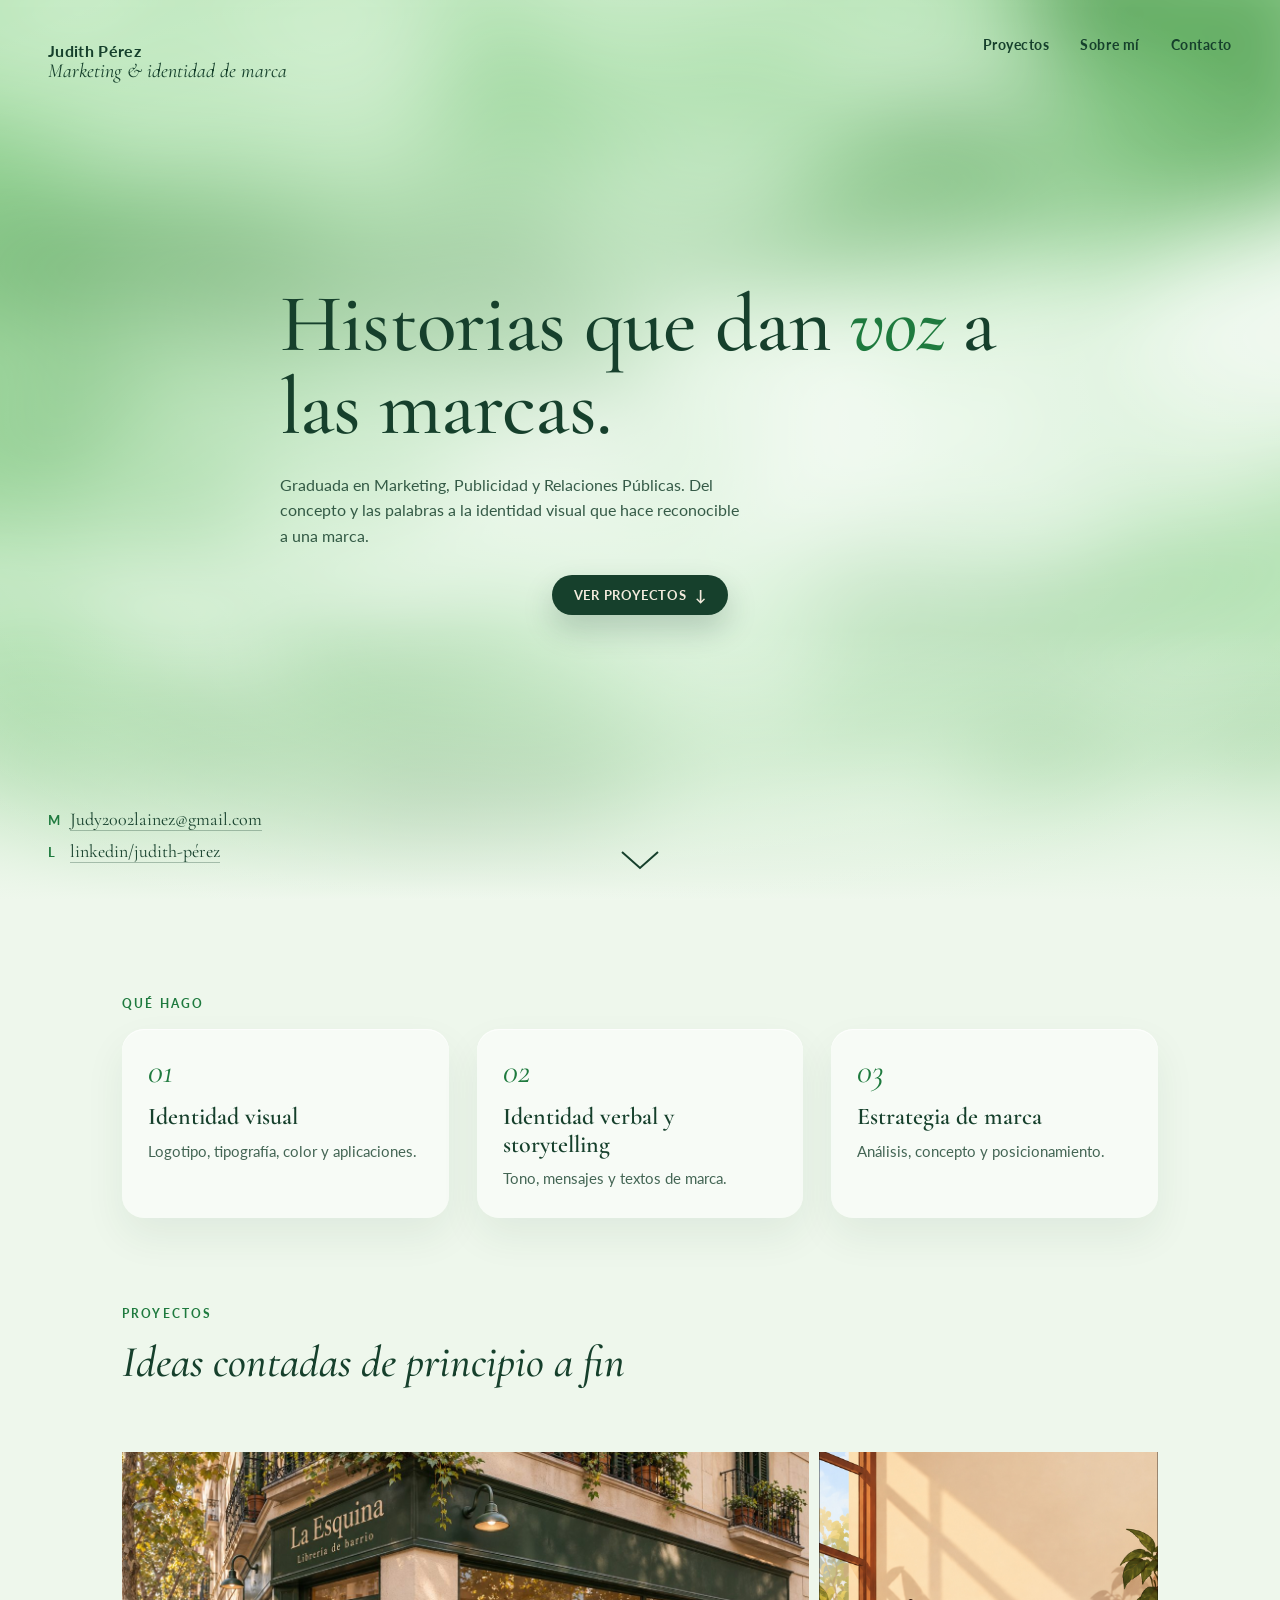
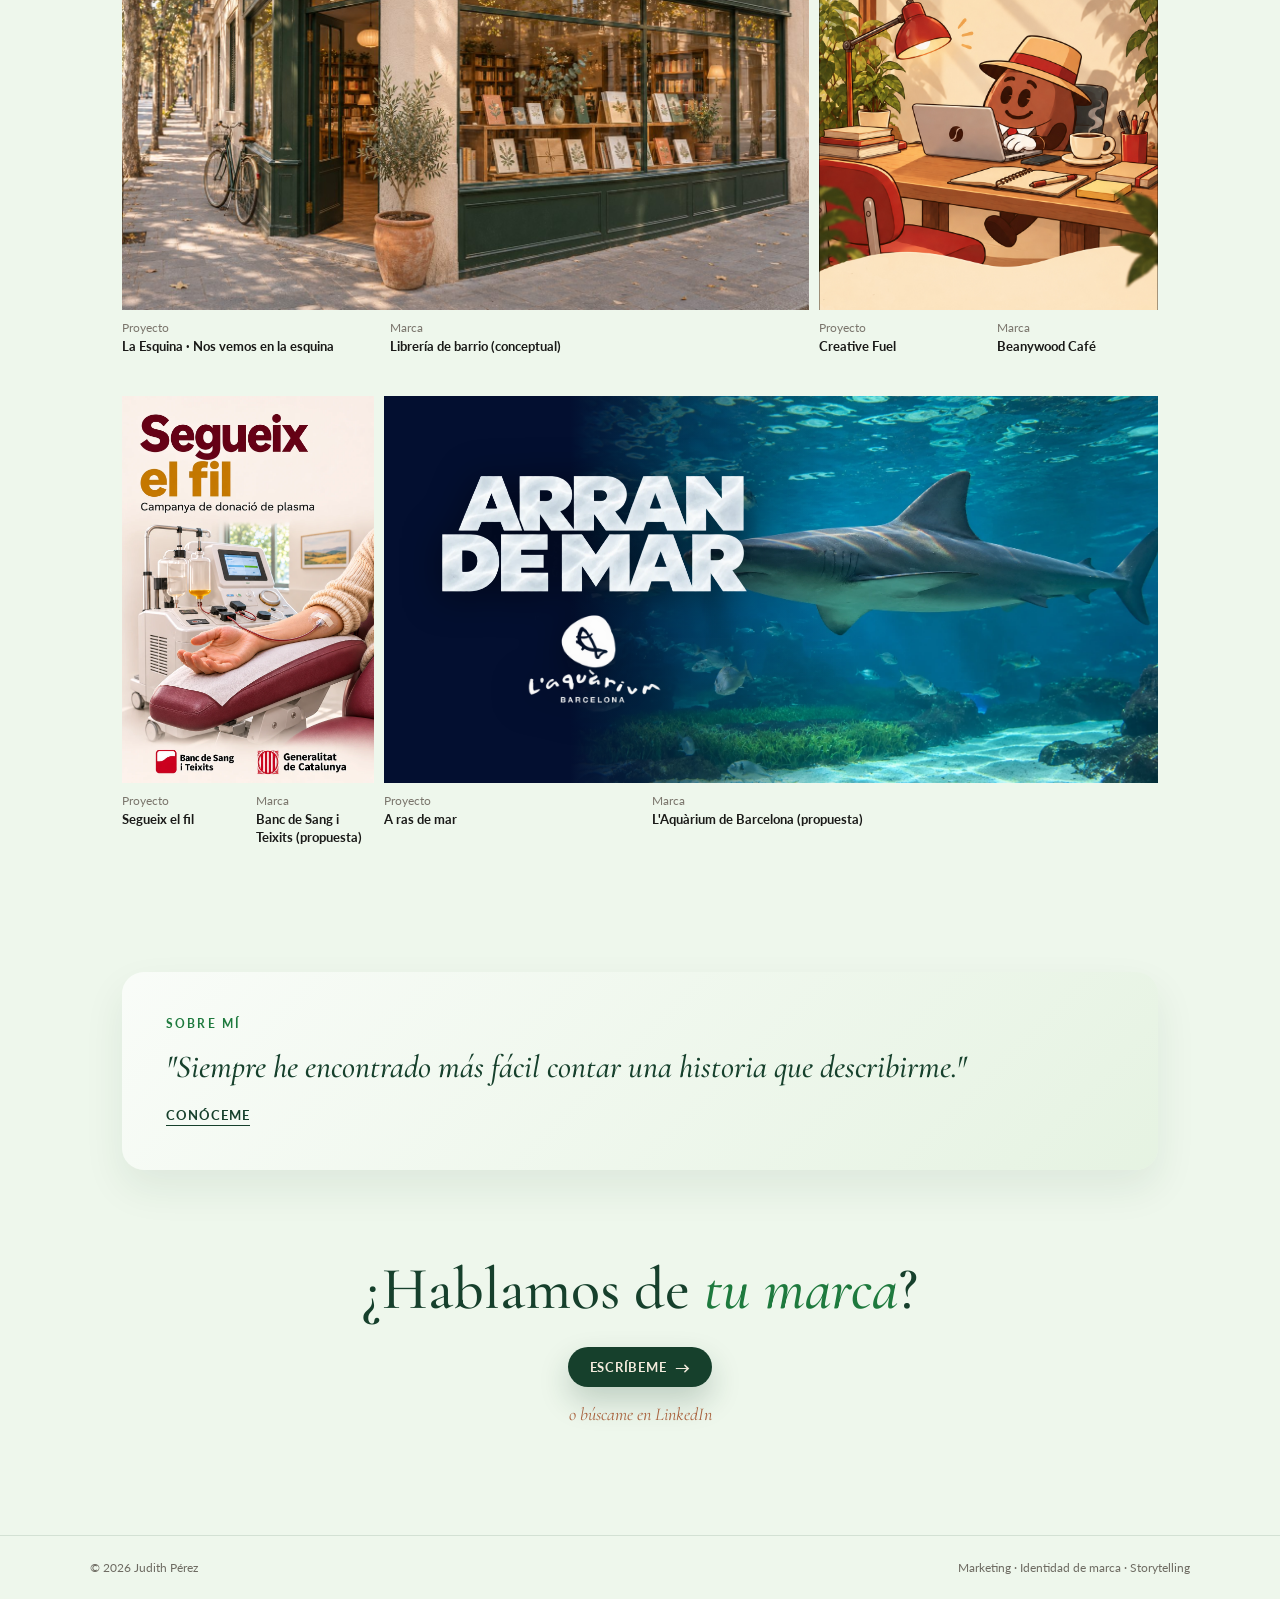
<file: index.html>
<!DOCTYPE html>
<html lang="es">
<head>
  <meta charset="UTF-8" />
  <meta name="viewport" content="width=device-width, initial-scale=1.0" />
  <title>Judith Pérez — Portfolio creativo</title>
  <meta name="description" content="Portfolio de Judith Pérez: marketing, identidad de marca y storytelling. Marcas con una voz propia, que se reconocen y se recuerdan." />
  <link rel="preconnect" href="https://fonts.googleapis.com" />
  <link rel="preconnect" href="https://fonts.gstatic.com" crossorigin />
  <link rel="stylesheet" href="https://fonts.googleapis.com/css2?family=Cormorant+Garamond:ital,wght@0,400;0,500;0,600;1,400;1,500;1,600&family=Lato:ital,wght@0,400;0,700;1,400&family=Outfit:wght@500;700&display=swap" />
  <link rel="stylesheet" href="assets/styles/portfolio.css?v=20261125f" />
</head>
<body class="pf pf--home">

  <main class="pf-main">

    <!-- PORTADA A PANTALLA COMPLETA -->
    <section class="hm-hero">
      <header class="hm-hero__top">
        <a href="index.html" class="hm-hero__name" aria-current="page">
          <span>Judith Pérez</span>
          <em>Marketing &amp; identidad de marca</em>
        </a>
        <nav class="hm-hero__nav" aria-label="Principal">
          <a href="proyectos.html">Proyectos</a>
          <a href="sobre-mi.html">Sobre mí</a>
          <a href="contacto.html">Contacto</a>
        </nav>
      </header>

      <div class="hm-hero__center">
        <h1 class="hm-hero__title">Historias que dan <em>voz</em> a las marcas.</h1>
        <p class="hm-hero__lead">Graduada en Marketing, Publicidad y Relaciones Públicas. Del concepto y las palabras a la identidad visual que hace reconocible a una marca.</p>
        <a href="#proyectos" class="hm-hero__btn">Ver proyectos <span aria-hidden="true">↓</span></a>
      </div>

      <ul class="hm-hero__contact" aria-label="Contacto">
        <li><b>M</b><a href="mailto:Judy2002lainez@gmail.com">Judy2002lainez@gmail.com</a></li>
        <li><b>L</b><a href="https://www.linkedin.com/in/judith-p%C3%A9rez-0028a71b9/" target="_blank" rel="noopener">linkedin/judith-pérez</a></li>
      </ul>

      <a href="#proyectos" class="hm-hero__down" aria-label="Bajar a los proyectos">
        <svg viewBox="0 0 40 20" aria-hidden="true"><path d="M2 2 L20 18 L38 2" fill="none" stroke="currentColor" stroke-width="2" /></svg>
      </a>
    </section>

    <!-- QUÉ HAGO -->
    <section class="pf-wrap hm-do" aria-labelledby="hm-do-title">
      <p class="pf-eyebrow" id="hm-do-title">Qué hago</p>
      <ul class="hm-do__list">
        <li class="hm-do__item">
          <span class="hm-do__num" aria-hidden="true">01</span>
          <h2 class="hm-do__title">Identidad visual</h2>
          <p>Logotipo, tipografía, color y aplicaciones.</p>
        </li>
        <li class="hm-do__item">
          <span class="hm-do__num" aria-hidden="true">02</span>
          <h2 class="hm-do__title">Identidad verbal y storytelling</h2>
          <p>Tono, mensajes y textos de marca.</p>
        </li>
        <li class="hm-do__item">
          <span class="hm-do__num" aria-hidden="true">03</span>
          <h2 class="hm-do__title">Estrategia de marca</h2>
          <p>Análisis, concepto y posicionamiento.</p>
        </li>
      </ul>
    </section>

    <!-- PROYECTOS -->
    <section class="pf-projects hm-projects" id="proyectos">
      <div class="pf-wrap">
        <header class="pf-projects__header">
          <p class="pf-eyebrow">Proyectos</p>
          <h2 class="pf-projects__title">Ideas contadas de principio a fin</h2>
        </header>

        <div class="wk-grid">
          <a href="libreria.html" class="wk-item wk-item--wide" data-tags="identidad-visual identidad-verbal packaging estrategia">
            <span class="wk-item__media">
              <img src="assets/images/libreria/fachada-acera.jpg" alt="Fachada verde botella de La Esquina, librería de barrio, en una esquina soleada con la puerta abierta y el escaparate lleno de libros" width="1400" height="933" loading="lazy" />
              <span class="wk-item__over" aria-hidden="true">
                <span class="wk-item__tags"><span>Identidad visual</span><span>Identidad verbal</span><span>Packaging</span></span>
                <span class="wk-item__cta">Ver caso</span>
              </span>
            </span>
            <span class="wk-item__meta">
              <span><small>Proyecto</small>La Esquina · Nos vemos en la esquina</span>
              <span><small>Marca</small>Librería de barrio (conceptual)</span>
            </span>
          </a>

          <a href="beanywood.html" class="wk-item wk-item--tall" data-tags="estrategia identidad-verbal">
            <span class="wk-item__media">
              <img src="assets/images/beanywood/creative-fuel-ilustracion.jpg" alt="Ilustración de Beany con sombrero trabajando en su portátil junto a una taza de café" width="1026" height="1451" loading="lazy" />
              <span class="wk-item__over" aria-hidden="true">
                <span class="wk-item__tags"><span>Estrategia</span><span>Concepto</span><span>Copy</span></span>
                <span class="wk-item__cta">Ver caso</span>
              </span>
            </span>
            <span class="wk-item__meta">
              <span><small>Proyecto</small>Creative Fuel</span>
              <span><small>Marca</small>Beanywood Café</span>
            </span>
          </a>

          <a href="plasma.html" class="wk-item wk-item--q1" data-tags="campana estrategia identidad-verbal">
          <span class="wk-item__media wk-cover-sf">
            <img src="assets/images/plasma/portada-segueix-el-fil-vertical.webp" width="1024" height="1536" alt="Segueix el fil, campaña de donación de plasma para el Banc de Sang i Teixits: un brazo conectado por un tubo a la máquina de extracción" />
            <span class="wk-item__over" aria-hidden="true">
              <span class="wk-item__tags"><span>Concepto</span><span>Copy</span><span>Dirección de arte</span></span>
              <span class="wk-item__cta">Ver caso</span>
            </span>
          </span>
          <span class="wk-item__meta">
            <span><small>Proyecto</small>Segueix el fil</span>
            <span><small>Marca</small>Banc de Sang i Teixits (propuesta)</span>
          </span>
        </a>

        <a href="aquarium.html" class="wk-item wk-item--q3" data-tags="campana estrategia identidad-verbal">
            <span class="wk-item__media wk-cover-aq wk-cover-aq--foto">
              <img src="assets/images/aquarium/portada-tiburon.webp" width="1672" height="941" alt="Un tiburón nada bajo el agua entre peces" />
            <span class="wk-cover-aq__marca" aria-hidden="true"><img src="assets/images/aquarium/arran-texto-claro.webp" width="1222" height="472" alt="" /><img src="assets/images/aquarium/aquarium-logo-claro.webp" width="324" height="220" alt="" /></span>
              <span class="wk-item__over" aria-hidden="true">
                <span class="wk-item__tags"><span>Experiencia</span><span>Concepto</span><span>Copy</span></span>
                <span class="wk-item__cta">Ver caso</span>
              </span>
            </span>
            <span class="wk-item__meta">
              <span><small>Proyecto</small>A ras de mar</span>
              <span><small>Marca</small>L'Aquàrium de Barcelona (propuesta)</span>
            </span>
          </a>
        </div>
      </div>
    </section>

    <!-- SOBRE MÍ (acceso) -->
    <section class="pf-wrap hm-about">
      <a href="sobre-mi.html" class="pf-teaser">
        <span class="pf-eyebrow">Sobre mí</span>
        <span class="pf-teaser__title">"Siempre he encontrado más fácil contar una historia que describirme."</span>
        <span class="pf-card__more">Conóceme</span>
      </a>
    </section>

    <!-- CIERRE: CONTACTO -->
    <section class="hm-contact" aria-labelledby="hm-contact-title">
      <h2 class="hm-contact__title" id="hm-contact-title">¿Hablamos de <em>tu marca</em>?</h2>
      <a href="mailto:Judy2002lainez@gmail.com" class="hm-hero__btn">Escríbeme <span aria-hidden="true">→</span></a>
      <a href="https://www.linkedin.com/in/judith-p%C3%A9rez-0028a71b9/" class="hm-contact__link" target="_blank" rel="noopener">o búscame en LinkedIn</a>
    </section>

  </main>

  <!-- FOOTER -->
  <footer class="pf-footer">
    <div class="pf-footer__inner">
      <span>© 2026 Judith Pérez</span>
      <span>Marketing · Identidad de marca · Storytelling</span>
    </div>
  </footer>

</body>
</html>
</file>
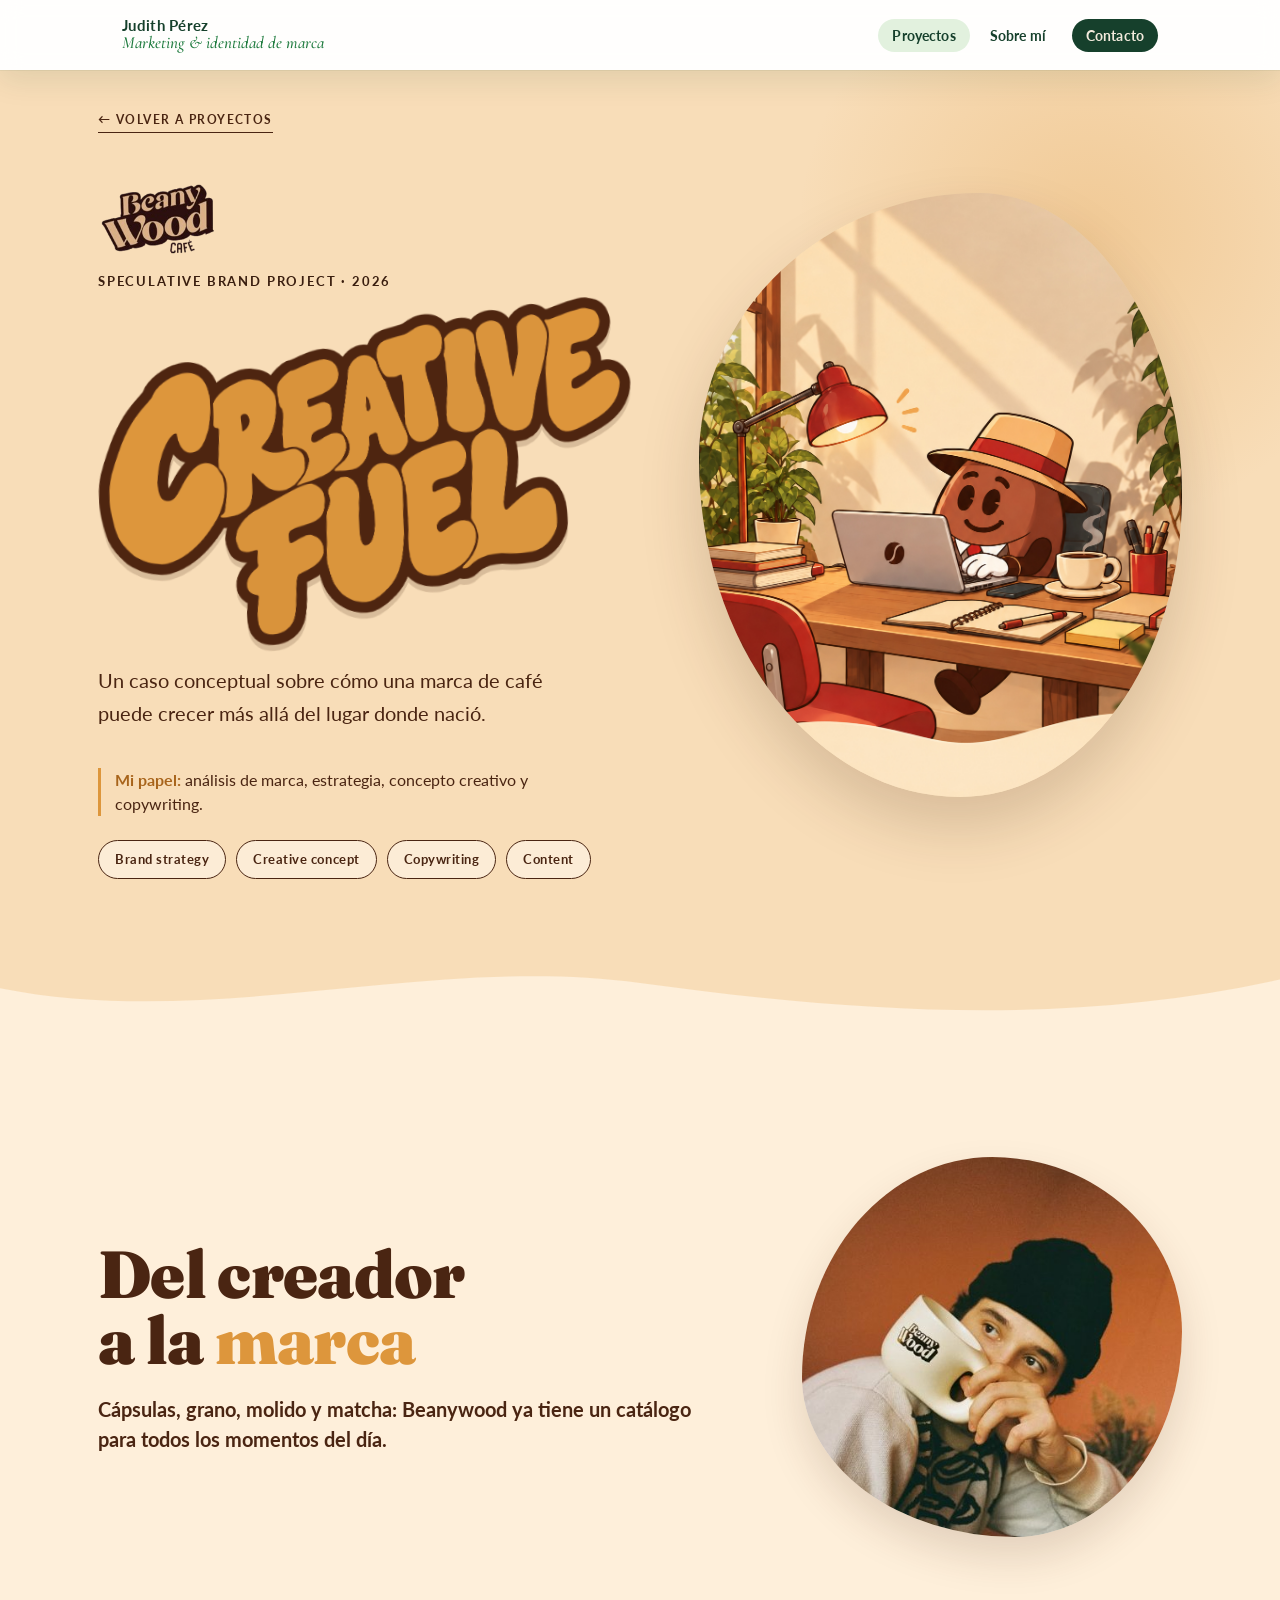
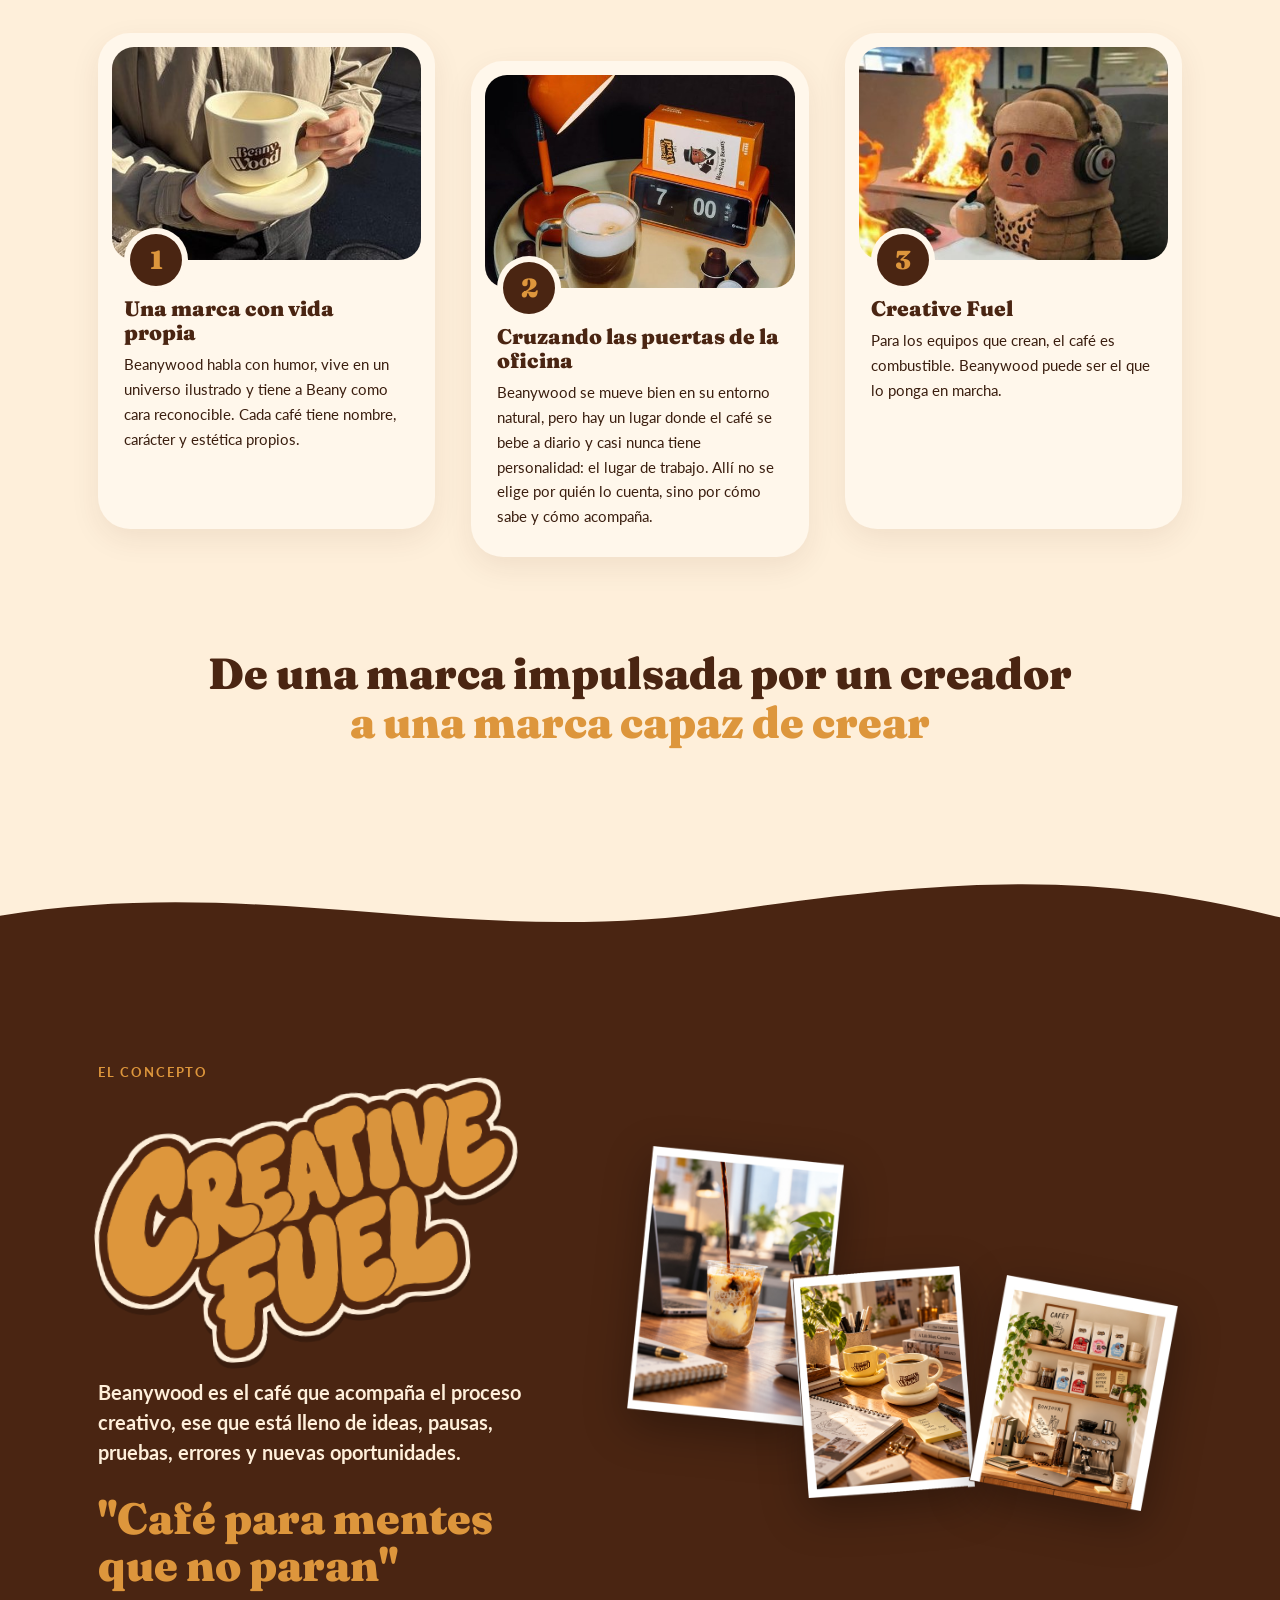
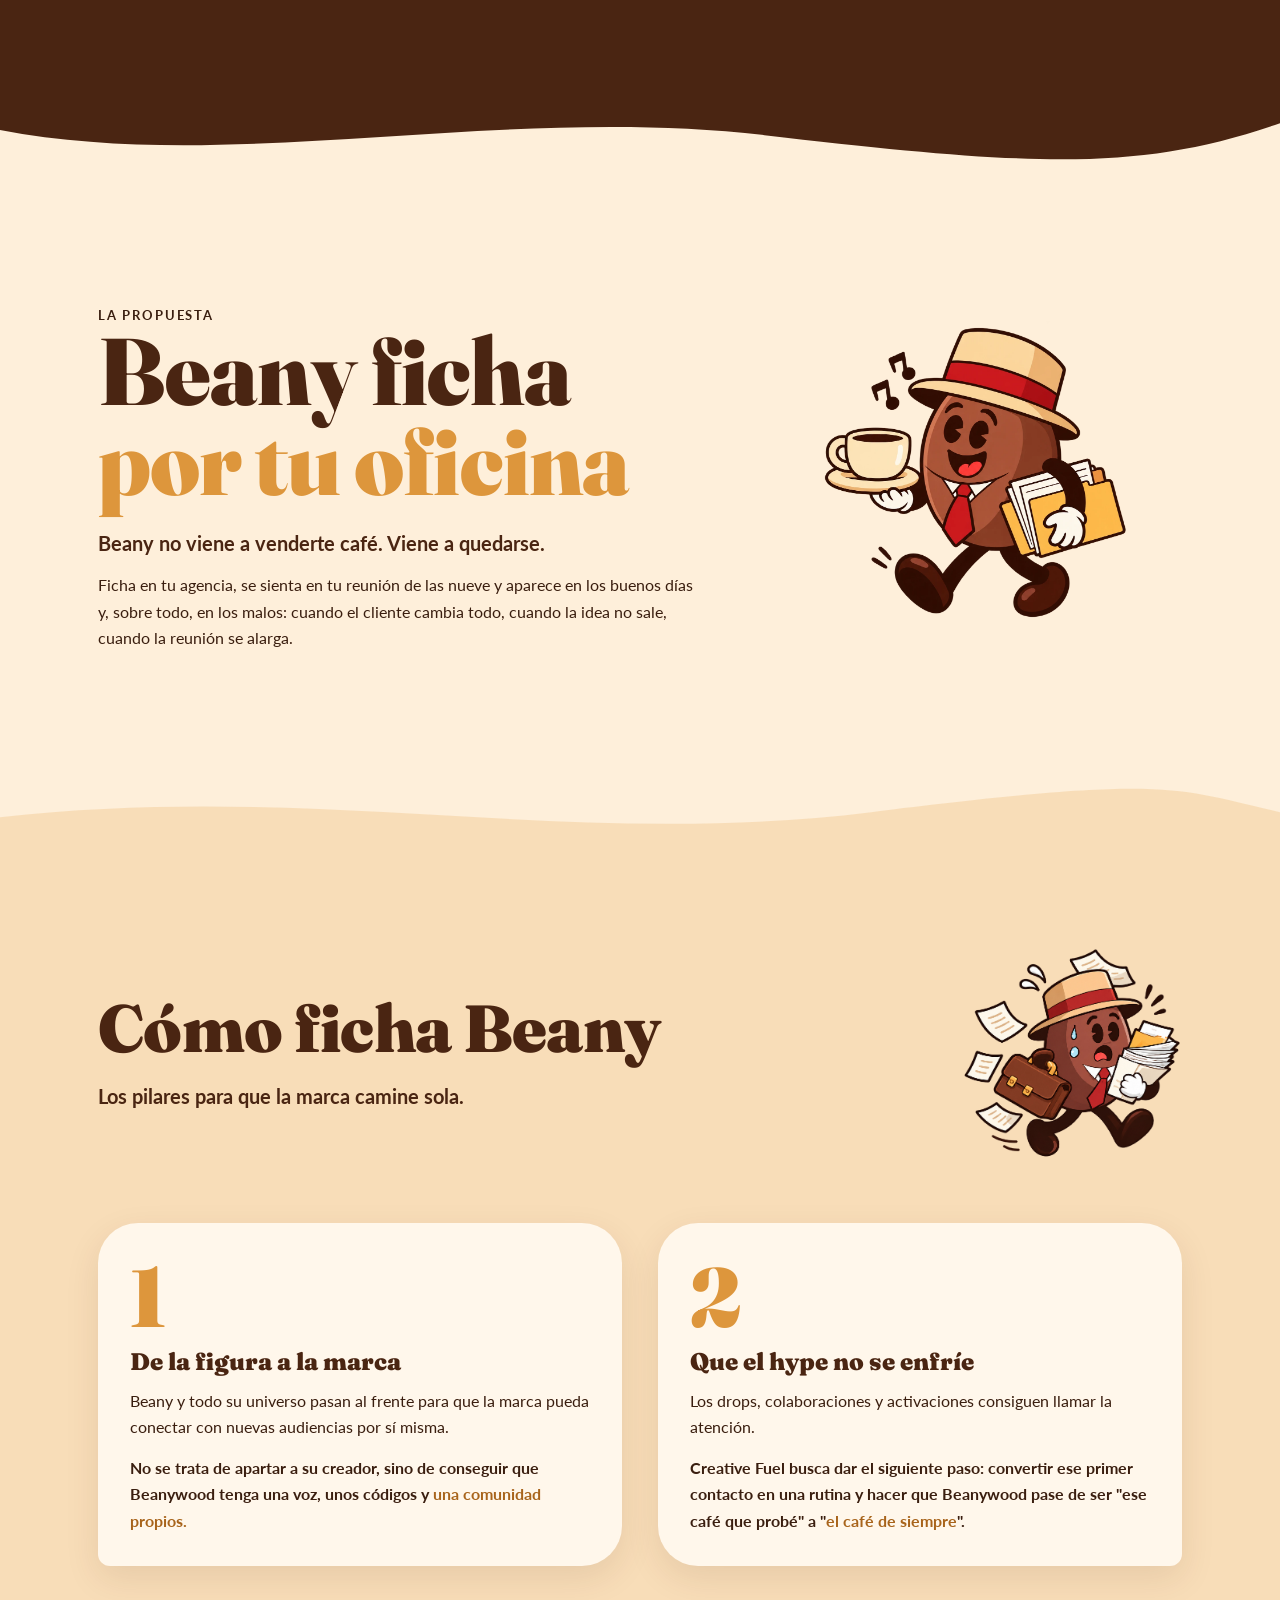
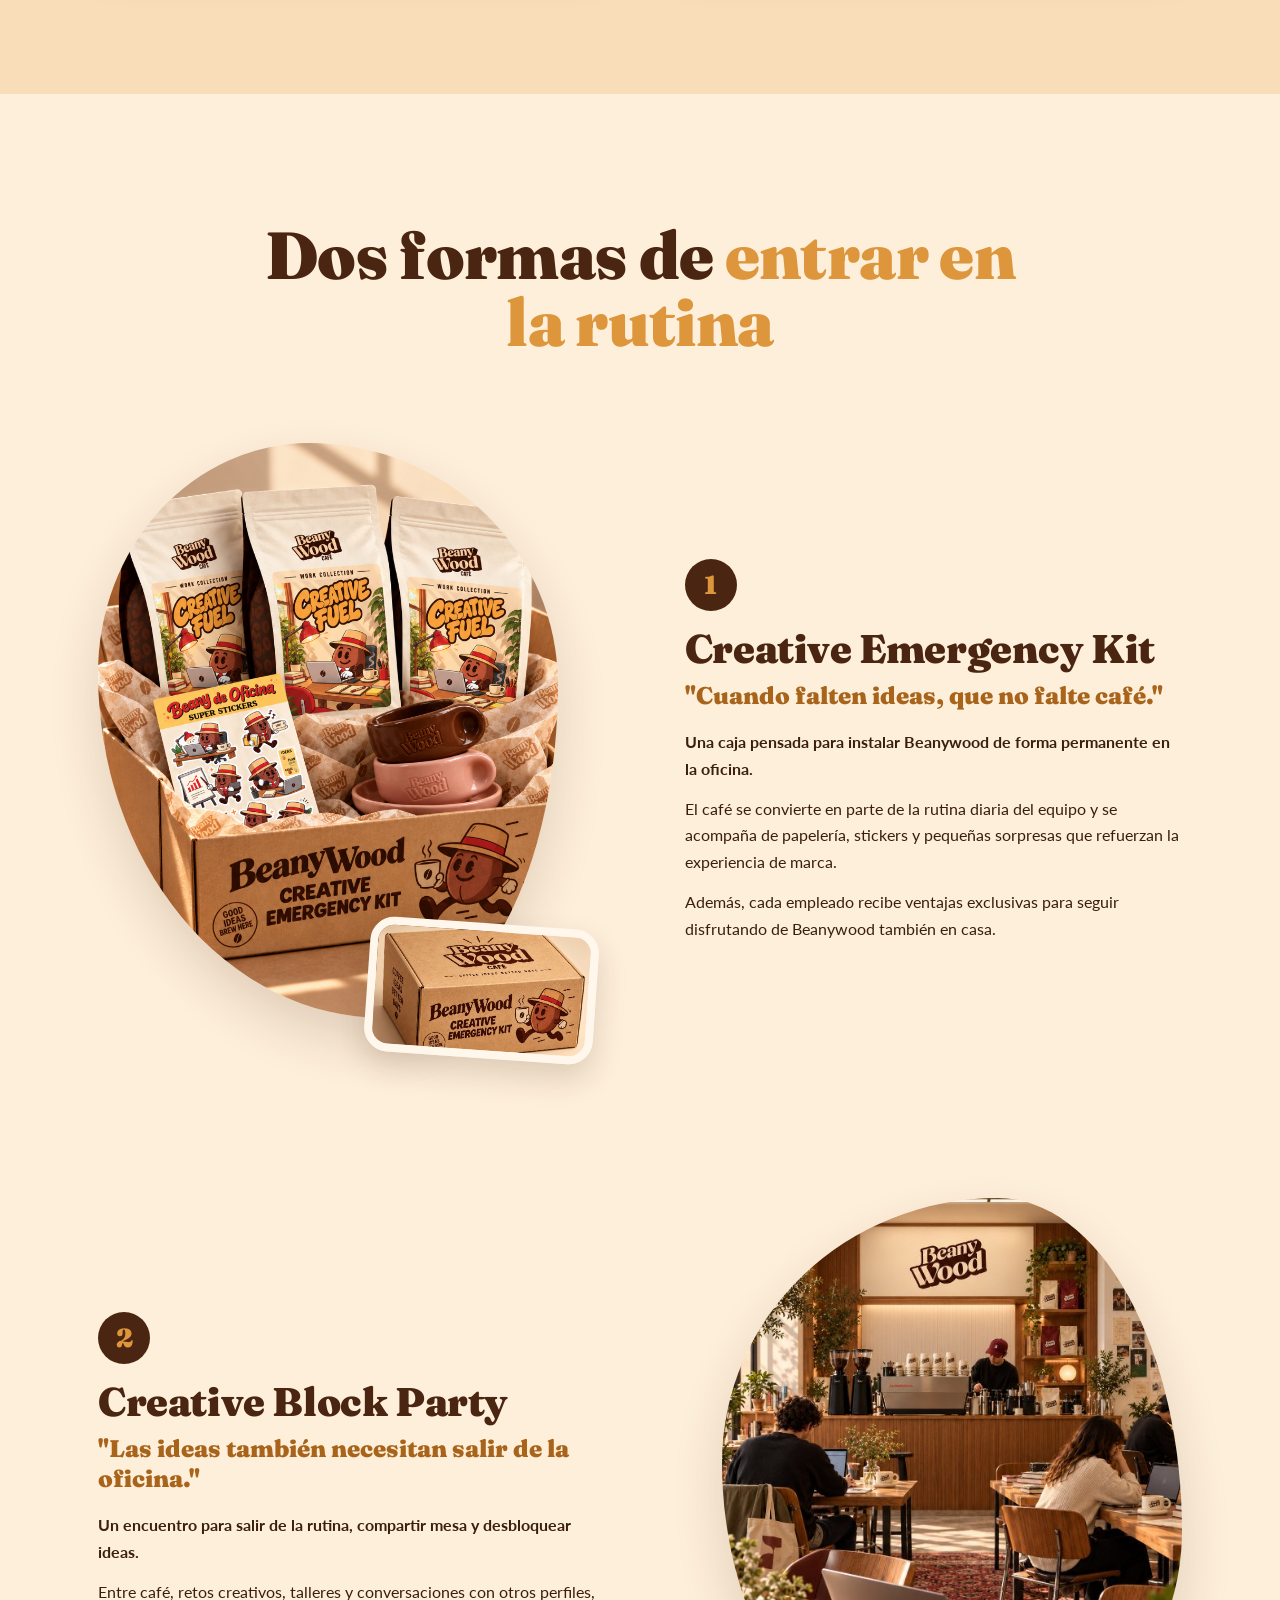
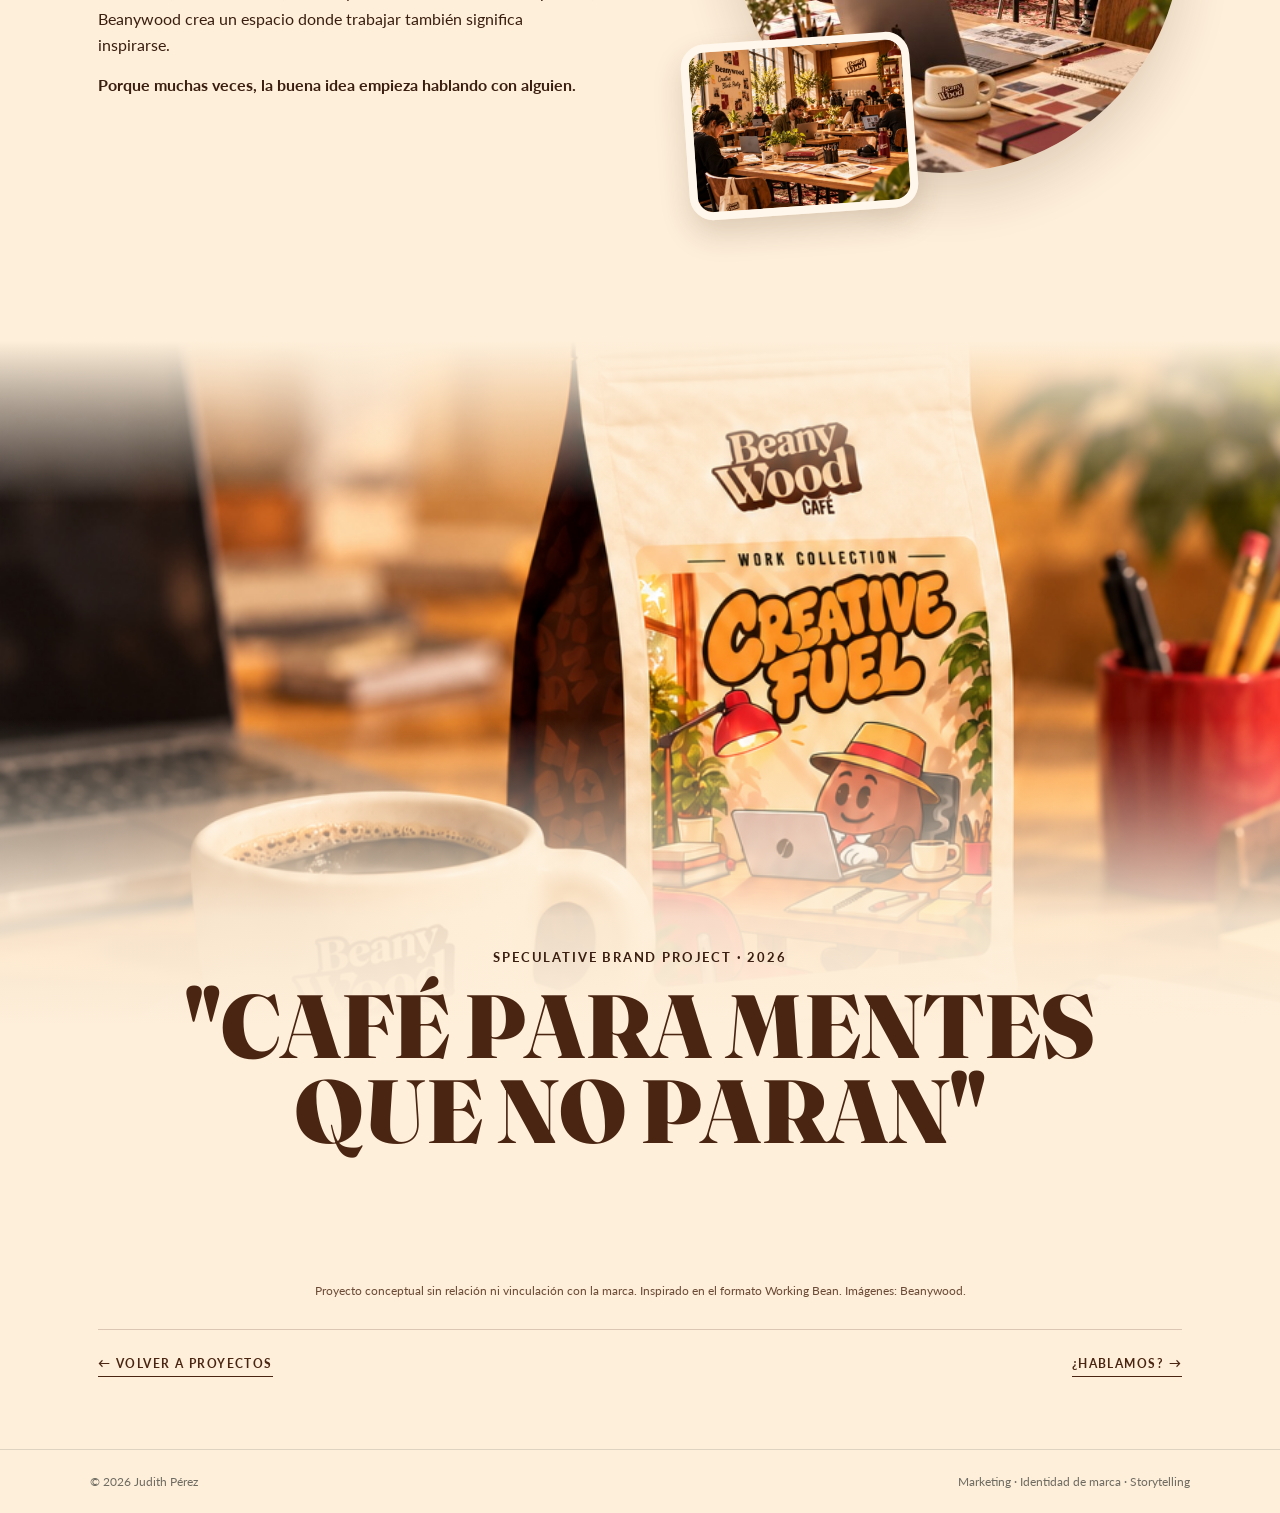
<file: beanywood.html>
<!DOCTYPE html>
<html lang="es">
<head>
  <meta charset="UTF-8" />
  <meta name="viewport" content="width=device-width, initial-scale=1.0" />
  <title>Beanywood Café · Creative Fuel — Judith Pérez</title>
  <meta name="description" content="Creative Fuel: proyecto especulativo de estrategia de marca para Beanywood Café. Cómo una marca impulsada por un creador puede entrar en la rutina de los equipos creativos." />
  <link rel="preconnect" href="https://fonts.googleapis.com" />
  <link rel="preconnect" href="https://fonts.gstatic.com" crossorigin />
  <link rel="stylesheet" href="https://fonts.googleapis.com/css2?family=Cormorant+Garamond:ital,wght@0,400;0,500;0,600;1,400;1,500;1,600&family=Fraunces:wght@900&family=Lato:ital,wght@0,400;0,700;1,400&display=swap" />
  <link rel="stylesheet" href="assets/styles/portfolio.css?v=20261125f" />
  <link rel="stylesheet" href="assets/styles/caso-beanywood.css?v=20261127a" />
</head>
<body class="pf bw">

  <!-- ═════════ NAV DEL PORTFOLIO ═════════ -->
  <header class="pf-nav">
    <div class="pf-nav__inner">
      <a href="index.html" class="pf-nav__name"><span>Judith Pérez</span><em>Marketing &amp; identidad de marca</em></a>
      <nav class="pf-nav__links" aria-label="Principal">
        <a href="proyectos.html" class="pf-nav__link" aria-current="page">Proyectos</a>
        <a href="sobre-mi.html" class="pf-nav__link">Sobre mí</a>
        <a href="contacto.html" class="pf-nav__link pf-nav__link--accent">Contacto</a>
      </nav>
    </div>
  </header>

  <main class="pf-main bw-main">

    <!-- ═════════ 1. PORTADA ═════════ -->
    <section class="bw-hero">
      <div class="bw-container bw-hero__grid">
        <div class="bw-hero__text">
          <a href="proyectos.html" class="bw-back">← Volver a proyectos</a>
          <img class="bw-hero__logo" src="assets/images/beanywood/beanywood-logo.png" alt="Beanywood Café" width="198" height="126" />
          <p class="bw-kicker">Speculative brand project · 2026</p>
          <h1 class="bw-hero__title">
            <img src="assets/images/beanywood/creative-fuel-lettering.png" alt="Creative Fuel" width="1361" height="840" />
          </h1>
          <p class="bw-hero__lead">Un caso conceptual sobre cómo una marca de café puede crecer más allá del lugar donde nació.</p>
          <p class="bw-hero__role"><strong>Mi papel:</strong> análisis de marca, estrategia, concepto creativo y copywriting.</p>
          <ul class="bw-chips" aria-label="Disciplinas">
            <li>Brand strategy</li>
            <li>Creative concept</li>
            <li>Copywriting</li>
            <li>Content</li>
          </ul>
        </div>
        <div class="bw-hero__art">
          <img class="bw-blob bw-blob--a" src="assets/images/beanywood/creative-fuel-ilustracion.jpg" alt="Ilustración de Beany con sombrero trabajando en su portátil junto a una taza de café" width="1026" height="1451" />
        </div>
      </div>
      <svg class="bw-wave" viewBox="0 0 1440 90" preserveAspectRatio="none" aria-hidden="true"><path d="M0 40 C 240 90 480 0 720 34 S 1200 86 1440 30 V 90 H 0 Z" /></svg>
    </section>

    <!-- ═════════ 2. DEL CREADOR A LA MARCA ═════════ -->
    <section class="bw-section bw-section--light">
      <div class="bw-container">
        <div class="bw-split bw-reveal">
          <div>
            <h2 class="bw-display">Del creador <br />a la <span class="bw-accent">marca</span></h2>
            <p class="bw-lead">Cápsulas, grano, molido y matcha: Beanywood ya tiene un catálogo para todos los momentos del día.</p>
          </div>
          <img class="bw-blob bw-blob--b bw-creator" src="assets/images/beanywood/creador.jpg" alt="El creador de Beanywood bebiendo de una taza de la marca" width="525" height="451" loading="lazy" />
        </div>

        <ol class="bw-steps">
          <li class="bw-step bw-reveal">
            <div class="bw-step__media">
              <img src="assets/images/beanywood/taza-beanywood.jpg" alt="Manos sujetando una taza Beanywood con su plato" width="399" height="248" loading="lazy" />
              <span class="bw-num" aria-hidden="true">1</span>
            </div>
            <h3 class="bw-h3">Una marca con vida propia</h3>
            <p>Beanywood habla con humor, vive en un universo ilustrado y tiene a Beany como cara reconocible. Cada café tiene nombre, carácter y estética propios.</p>
          </li>
          <li class="bw-step bw-reveal">
            <div class="bw-step__media">
              <img src="assets/images/beanywood/working-beany-capsulas.jpg" alt="Caja de cápsulas Working Beany sobre un despertador, junto a un café con leche" width="608" height="378" loading="lazy" />
              <span class="bw-num" aria-hidden="true">2</span>
            </div>
            <h3 class="bw-h3">Cruzando las puertas de la oficina</h3>
            <p>Beanywood se mueve bien en su entorno natural, pero hay un lugar donde el café se bebe a diario y casi nunca tiene personalidad: el lugar de trabajo. Allí no se elige por quién lo cuenta, sino por cómo sabe y cómo acompaña.</p>
          </li>
          <li class="bw-step bw-reveal">
            <div class="bw-step__media">
              <img src="assets/images/beanywood/beany-oficina-llamas.jpg" alt="Beany de peluche tomando café tranquilamente en una oficina en llamas" width="400" height="250" loading="lazy" />
              <span class="bw-num" aria-hidden="true">3</span>
            </div>
            <h3 class="bw-h3">Creative Fuel</h3>
            <p>Para los equipos que crean, el café es combustible. Beanywood puede ser el que lo ponga en marcha.</p>
          </li>
        </ol>

        <p class="bw-statement bw-reveal">De una marca impulsada por un creador <span class="bw-accent">a una marca capaz de crear</span></p>
      </div>
    </section>

    <!-- ═════════ 3. EL CONCEPTO (banda oscura) ═════════ -->
    <section class="bw-section bw-section--dark">
      <svg class="bw-wave bw-wave--top" viewBox="0 0 1440 90" preserveAspectRatio="none" aria-hidden="true"><path d="M0 50 C 300 0 520 90 820 44 S 1260 6 1440 52 V 0 H 0 Z" /></svg>
      <div class="bw-container bw-concept">
        <div class="bw-concept__text bw-reveal">
          <p class="bw-kicker bw-kicker--light">El concepto</p>
          <h2 class="bw-concept__title">
            <img src="assets/images/beanywood/creative-fuel-lettering.png" alt="Creative Fuel" width="1361" height="840" loading="lazy" />
          </h2>
          <p class="bw-lead">Beanywood es el café que acompaña el proceso creativo, ese que está lleno de ideas, pausas, pruebas, errores y nuevas oportunidades.</p>
          <blockquote class="bw-bigquote">"Café para mentes que no paran"</blockquote>
        </div>
        <!-- Polaroids: tres imágenes sueltas superpuestas (estáticas) -->
        <div class="bw-polaroids">
          <img class="bw-polaroid bw-polaroid--1" src="assets/images/beanywood/polaroid-1.png" alt="Café con hielo Beanywood sobre un escritorio de oficina" width="491" height="634" loading="lazy" />
          <img class="bw-polaroid bw-polaroid--2" src="assets/images/beanywood/polaroid-2.png" alt="Dos tazas Beanywood junto a un cuaderno de bocetos" width="411" height="527" loading="lazy" />
          <img class="bw-polaroid bw-polaroid--3" src="assets/images/beanywood/polaroid-3.png" alt="Rincón de café en la oficina con estanterías de bolsas Beanywood y una cafetera" width="472" height="534" loading="lazy" />
        </div>
      </div>
      <svg class="bw-wave" viewBox="0 0 1440 90" preserveAspectRatio="none" aria-hidden="true"><path d="M0 34 C 260 86 560 4 860 40 S 1280 84 1440 26 V 90 H 0 Z" /></svg>
    </section>

    <!-- ═════════ 4. BEANY FICHA POR TU OFICINA ═════════ -->
    <section class="bw-section bw-section--light">
      <div class="bw-container bw-split bw-split--center bw-reveal">
        <div>
          <p class="bw-kicker">La propuesta</p>
          <h2 class="bw-display bw-display--xl">Beany ficha <br /><span class="bw-accent">por tu oficina</span></h2>
          <p class="bw-lead">Beany no viene a venderte café. Viene a quedarse.</p>
          <p>Ficha en tu agencia, se sienta en tu reunión de las nueve y aparece en los buenos días y, sobre todo, en los malos: cuando el cliente cambia todo, cuando la idea no sale, cuando la reunión se alarga.</p>
        </div>
        <img class="bw-mascot bw-mascot--walk" src="assets/images/beanywood/beany-ficha-taza.webp" alt="Beany caminando con una taza de café y una carpeta" width="1332" height="1181" loading="lazy" />
      </div>
    </section>

    <!-- ═════════ 5. CÓMO FICHA BEANY ═════════ -->
    <section class="bw-section bw-section--warm">
      <svg class="bw-wave bw-wave--top" viewBox="0 0 1440 90" preserveAspectRatio="none" aria-hidden="true"><path d="M0 46 C 360 4 640 84 980 40 S 1320 12 1440 40 V 0 H 0 Z" /></svg>
      <div class="bw-container">
        <div class="bw-pillars__head bw-reveal">
          <div>
            <h2 class="bw-display">Cómo ficha Beany</h2>
            <p class="bw-lead">Los pilares para que la marca camine sola.</p>
          </div>
          <img class="bw-mascot bw-mascot--run" src="assets/images/beanywood/beany-corriendo.png" alt="Beany corriendo agobiado con un maletín y papeles volando" width="565" height="543" loading="lazy" />
        </div>

        <ol class="bw-pillars">
          <li class="bw-pillar bw-reveal">
            <span class="bw-pillar__num" aria-hidden="true">1</span>
            <h3 class="bw-h3">De la figura a la marca</h3>
            <p>Beany y todo su universo pasan al frente para que la marca pueda conectar con nuevas audiencias por sí misma.</p>
            <p class="bw-strong">No se trata de apartar a su creador, sino de conseguir que Beanywood tenga una voz, unos códigos y <span class="bw-accent-text">una comunidad propios.</span></p>
          </li>
          <li class="bw-pillar bw-reveal">
            <span class="bw-pillar__num" aria-hidden="true">2</span>
            <h3 class="bw-h3">Que el hype no se enfríe</h3>
            <p>Los drops, colaboraciones y activaciones consiguen llamar la atención.</p>
            <p class="bw-strong">Creative Fuel busca dar el siguiente paso: convertir ese primer contacto en una rutina y hacer que Beanywood pase de ser "ese café que probé" a "<span class="bw-accent-text">el café de siempre</span>".</p>
          </li>
        </ol>
      </div>
    </section>

    <!-- ═════════ 6. DOS FORMAS DE ENTRAR EN LA RUTINA ═════════ -->
    <section class="bw-section bw-section--light">
      <div class="bw-container">
        <h2 class="bw-display bw-display--center bw-reveal">Dos formas de <span class="bw-accent">entrar en la rutina</span></h2>

        <!-- 6.1 Creative Emergency Kit -->
        <article class="bw-feature bw-reveal">
          <div class="bw-feature__media">
            <img class="bw-blob bw-blob--c" src="assets/images/beanywood/creative-emergency-kit.jpg" alt="Creative Emergency Kit abierto: tres bolsas de café Creative Fuel, tazas Beanywood y stickers de Beany de oficina" width="872" height="1090" loading="lazy" />
            <img class="bw-feature__sticker" src="assets/images/beanywood/emergency-kit-caja.jpg" alt="Caja de cartón Beanywood Creative Emergency Kit" width="753" height="423" loading="lazy" />
          </div>
          <div class="bw-feature__text">
            <span class="bw-num" aria-hidden="true">1</span>
            <h3 class="bw-display bw-display--sm">Creative Emergency Kit</h3>
            <p class="bw-feature__quote">"Cuando falten ideas, que no falte café."</p>
            <p class="bw-strong">Una caja pensada para instalar Beanywood de forma permanente en la oficina.</p>
            <p>El café se convierte en parte de la rutina diaria del equipo y se acompaña de papelería, stickers y pequeñas sorpresas que refuerzan la experiencia de marca.</p>
            <p>Además, cada empleado recibe ventajas exclusivas para seguir disfrutando de Beanywood también en casa.</p>
          </div>
        </article>

        <!-- 6.2 Creative Block Party -->
        <article class="bw-feature bw-feature--reverse bw-reveal">
          <div class="bw-feature__media">
            <img class="bw-blob bw-blob--d" src="assets/images/beanywood/block-party-mesa.jpg" alt="Cafetería Beanywood con gente trabajando en mesas compartidas" width="587" height="705" loading="lazy" />
            <img class="bw-feature__sticker" src="assets/images/beanywood/block-party-sala.jpg" alt="Creative Block Party: personas trabajando y conversando en la cafetería Beanywood" width="720" height="540" loading="lazy" />
          </div>
          <div class="bw-feature__text">
            <span class="bw-num" aria-hidden="true">2</span>
            <h3 class="bw-display bw-display--sm">Creative Block Party</h3>
            <p class="bw-feature__quote">"Las ideas también necesitan salir de la oficina."</p>
            <p class="bw-strong">Un encuentro para salir de la rutina, compartir mesa y desbloquear ideas.</p>
            <p>Entre café, retos creativos, talleres y conversaciones con otros perfiles, Beanywood crea un espacio donde trabajar también significa inspirarse.</p>
            <p class="bw-strong">Porque muchas veces, la buena idea empieza hablando con alguien.</p>
          </div>
        </article>
      </div>
    </section>

    <!-- ═════════ 7. CIERRE ═════════ -->
    <section class="bw-closing">
      <img class="bw-closing__bg" src="assets/images/beanywood/creative-fuel-pack.jpg" alt="" width="918" height="1302" loading="lazy" />
      <div class="bw-container bw-closing__inner bw-reveal">
        <p class="bw-kicker">Speculative brand project · 2026</p>
        <p class="bw-closing__quote">"Café para mentes que no paran"</p>
      </div>
    </section>

    <!-- ═════════ AVISO Y NAVEGACIÓN ═════════ -->
    <div class="bw-container bw-end">
      <p class="bw-disclaimer">Proyecto conceptual sin relación ni vinculación con la marca. Inspirado en el formato Working Bean. Imágenes: Beanywood.</p>
      <nav class="bw-end__nav" aria-label="Más proyectos">
        <a href="proyectos.html" class="bw-back">← Volver a proyectos</a>
        <a href="contacto.html" class="bw-back">¿Hablamos? →</a>
      </nav>
    </div>

  </main>

  <!-- ═════════ FOOTER ═════════ -->
  <footer class="pf-footer">
    <div class="pf-footer__inner">
      <span>© 2026 Judith Pérez</span>
      <span>Marketing · Identidad de marca · Storytelling</span>
    </div>
  </footer>

  <script src="assets/js/caso.js?v=20261118f"></script>
</body>
</html>
</file>
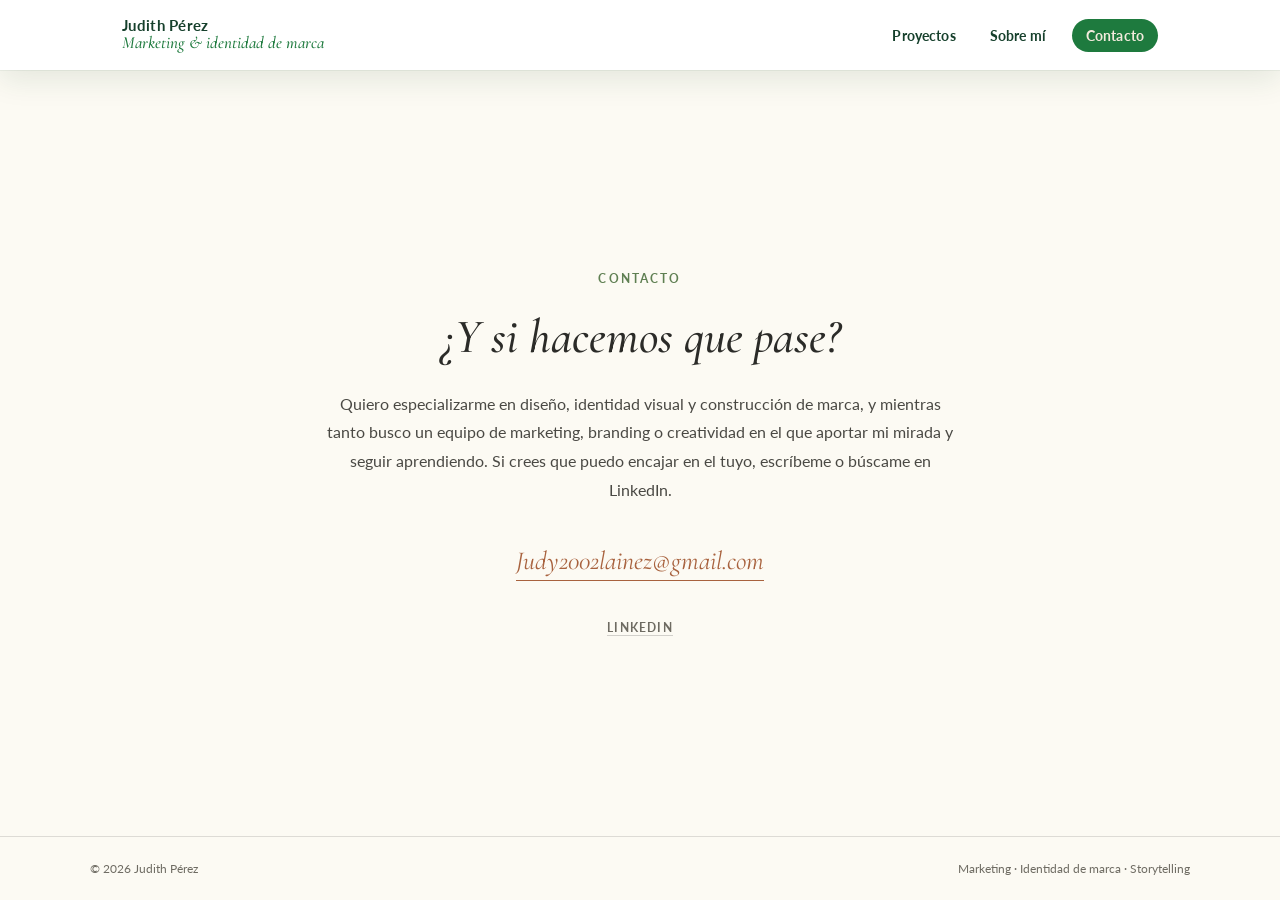
<file: contacto.html>
<!DOCTYPE html>
<html lang="es">
<head>
  <meta charset="UTF-8" />
  <meta name="viewport" content="width=device-width, initial-scale=1.0" />
  <title>Contacto — Judith Pérez</title>
  <meta name="description" content="Escribe a Judith Pérez: marketing, identidad de marca y storytelling." />
  <link rel="preconnect" href="https://fonts.googleapis.com" />
  <link rel="preconnect" href="https://fonts.gstatic.com" crossorigin />
  <link rel="stylesheet" href="https://fonts.googleapis.com/css2?family=Cormorant+Garamond:ital,wght@0,400;0,500;0,600;1,400;1,500;1,600&family=Lato:ital,wght@0,400;0,700;1,400&display=swap" />
  <link rel="stylesheet" href="assets/styles/portfolio.css?v=20261125f" />
</head>
<body class="pf">

  <!-- NAV -->
  <header class="pf-nav">
    <div class="pf-nav__inner">
      <a href="index.html" class="pf-nav__name"><span>Judith Pérez</span><em>Marketing &amp; identidad de marca</em></a>
      <nav class="pf-nav__links" aria-label="Principal">
        <a href="proyectos.html" class="pf-nav__link">Proyectos</a>
        <a href="sobre-mi.html" class="pf-nav__link">Sobre mí</a>
        <a href="contacto.html" class="pf-nav__link pf-nav__link--accent" aria-current="page">Contacto</a>
      </nav>
    </div>
  </header>

  <main class="pf-main pf-main--center">

    <!-- CONTACTO -->
    <section class="pf-contact">
      <p class="pf-eyebrow pf-contact__eyebrow">Contacto</p>
      <h1 class="pf-contact__title">¿Y si hacemos que pase?</h1>
      <p class="pf-contact__text">Quiero especializarme en diseño, identidad visual y construcción de marca, y mientras tanto busco un equipo de marketing, branding o creatividad en el que aportar mi mirada y seguir aprendiendo. Si crees que puedo encajar en el tuyo, escríbeme o búscame en LinkedIn.</p>
      <a href="mailto:Judy2002lainez@gmail.com" class="pf-contact__mail">Judy2002lainez@gmail.com</a>
      <ul class="pf-socials">
        <li><a href="https://www.linkedin.com/in/judith-p%C3%A9rez-0028a71b9/" class="pf-socials__link" target="_blank" rel="noopener">LinkedIn</a></li>
      </ul>
    </section>

  </main>

  <!-- FOOTER -->
  <footer class="pf-footer">
    <div class="pf-footer__inner">
      <span>© 2026 Judith Pérez</span>
      <span>Marketing · Identidad de marca · Storytelling</span>
    </div>
  </footer>

</body>
</html>
</file>
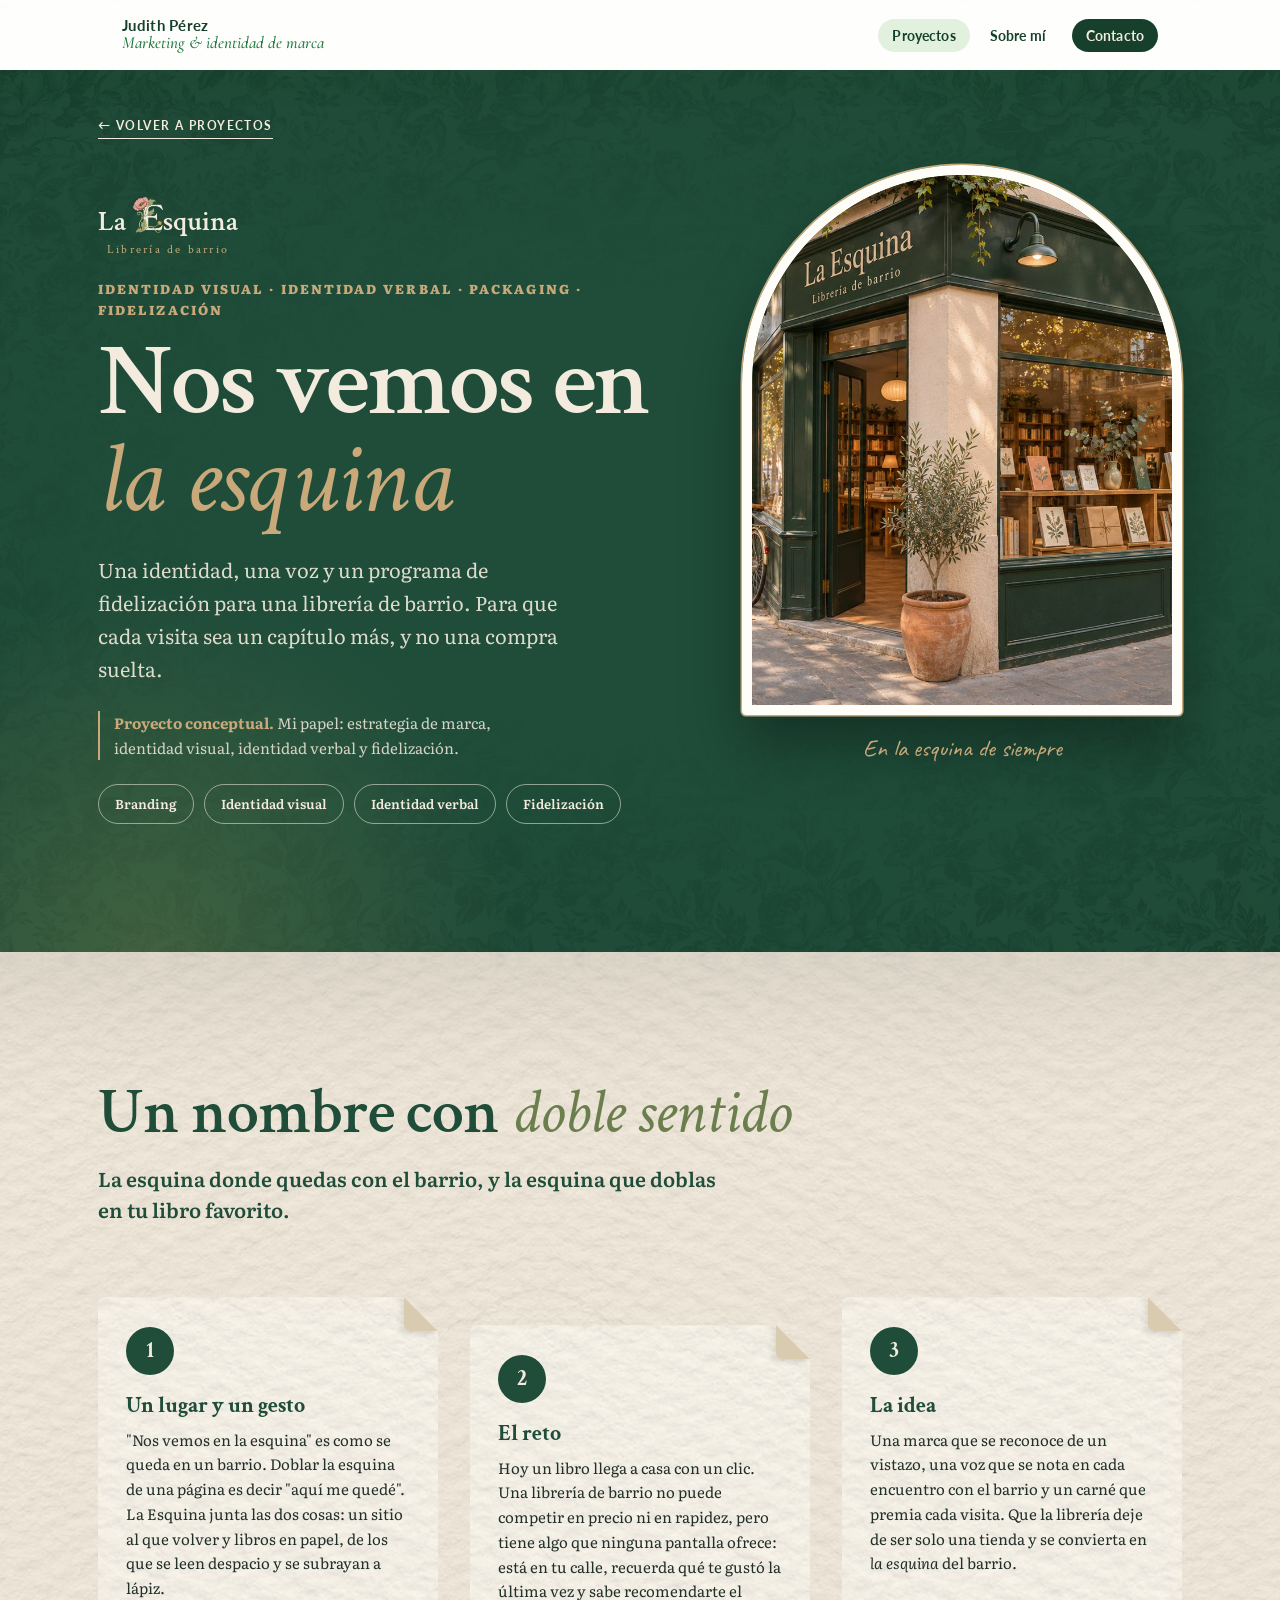
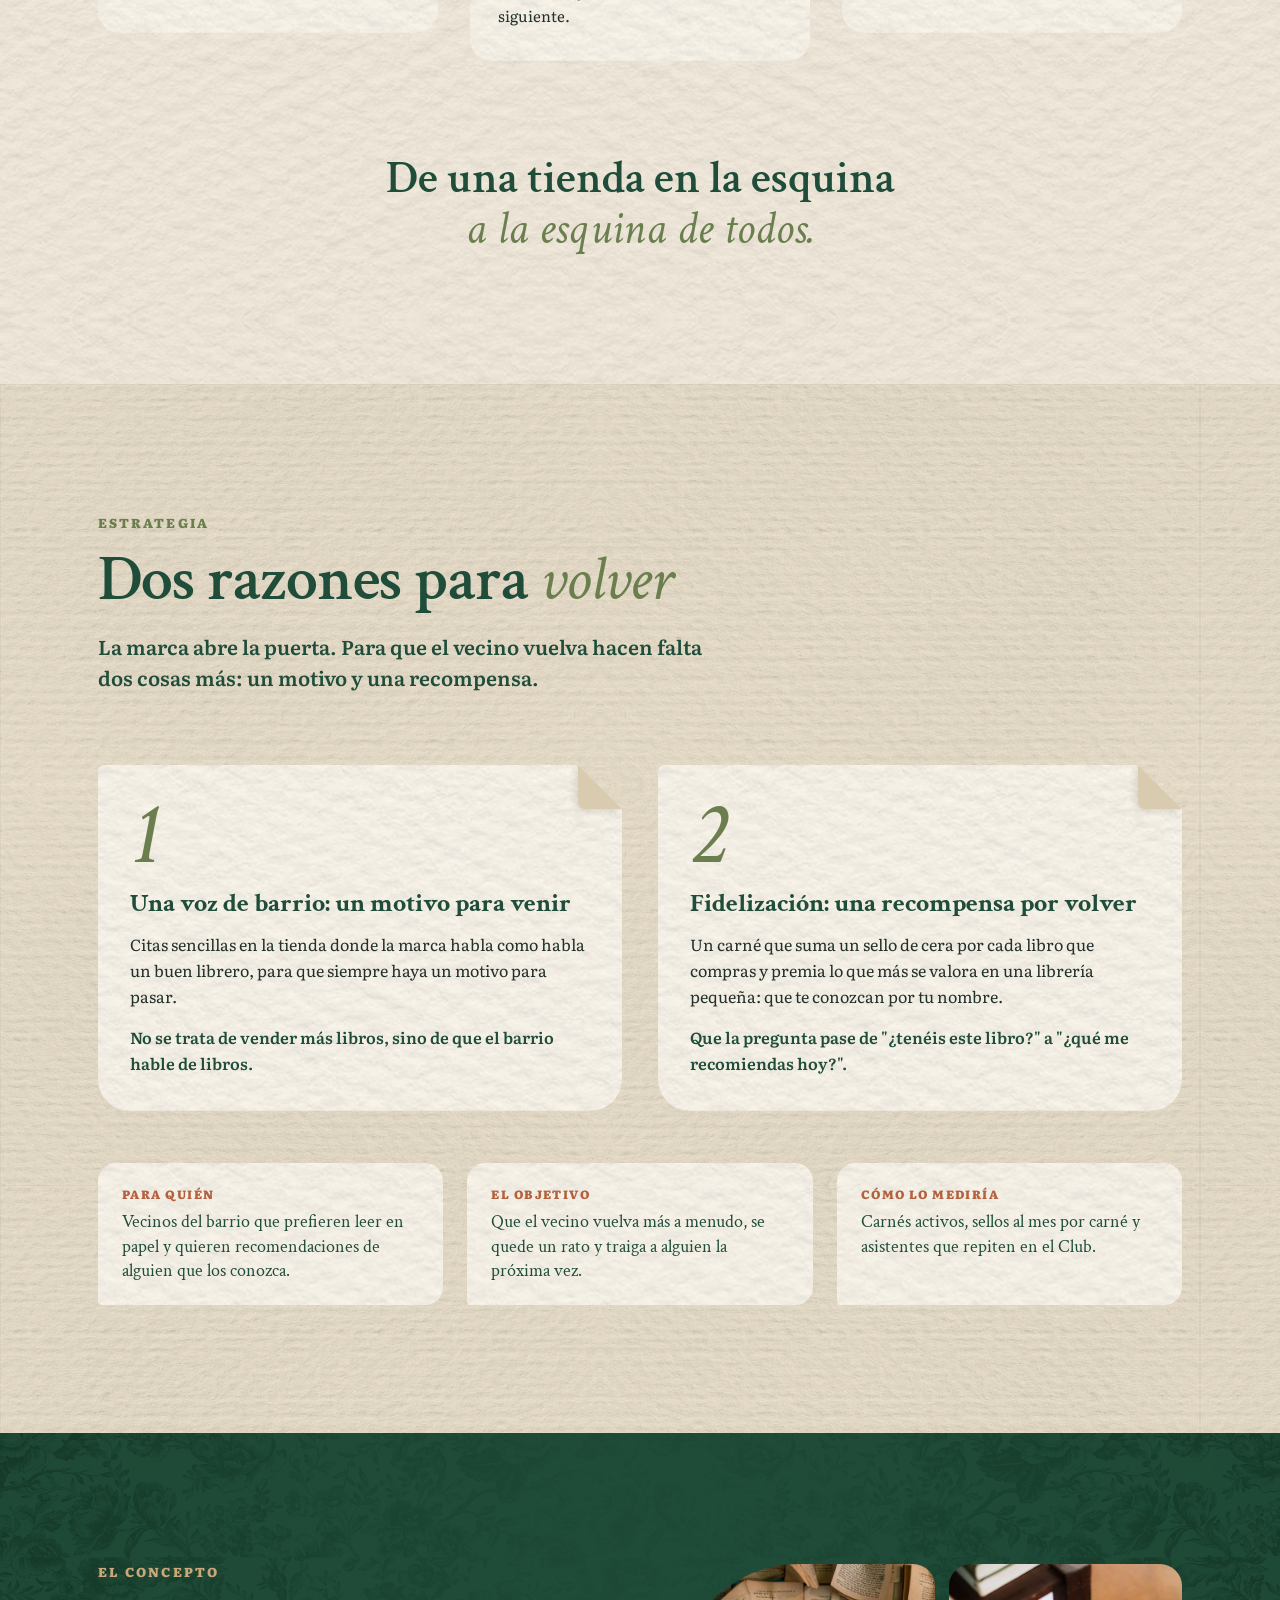
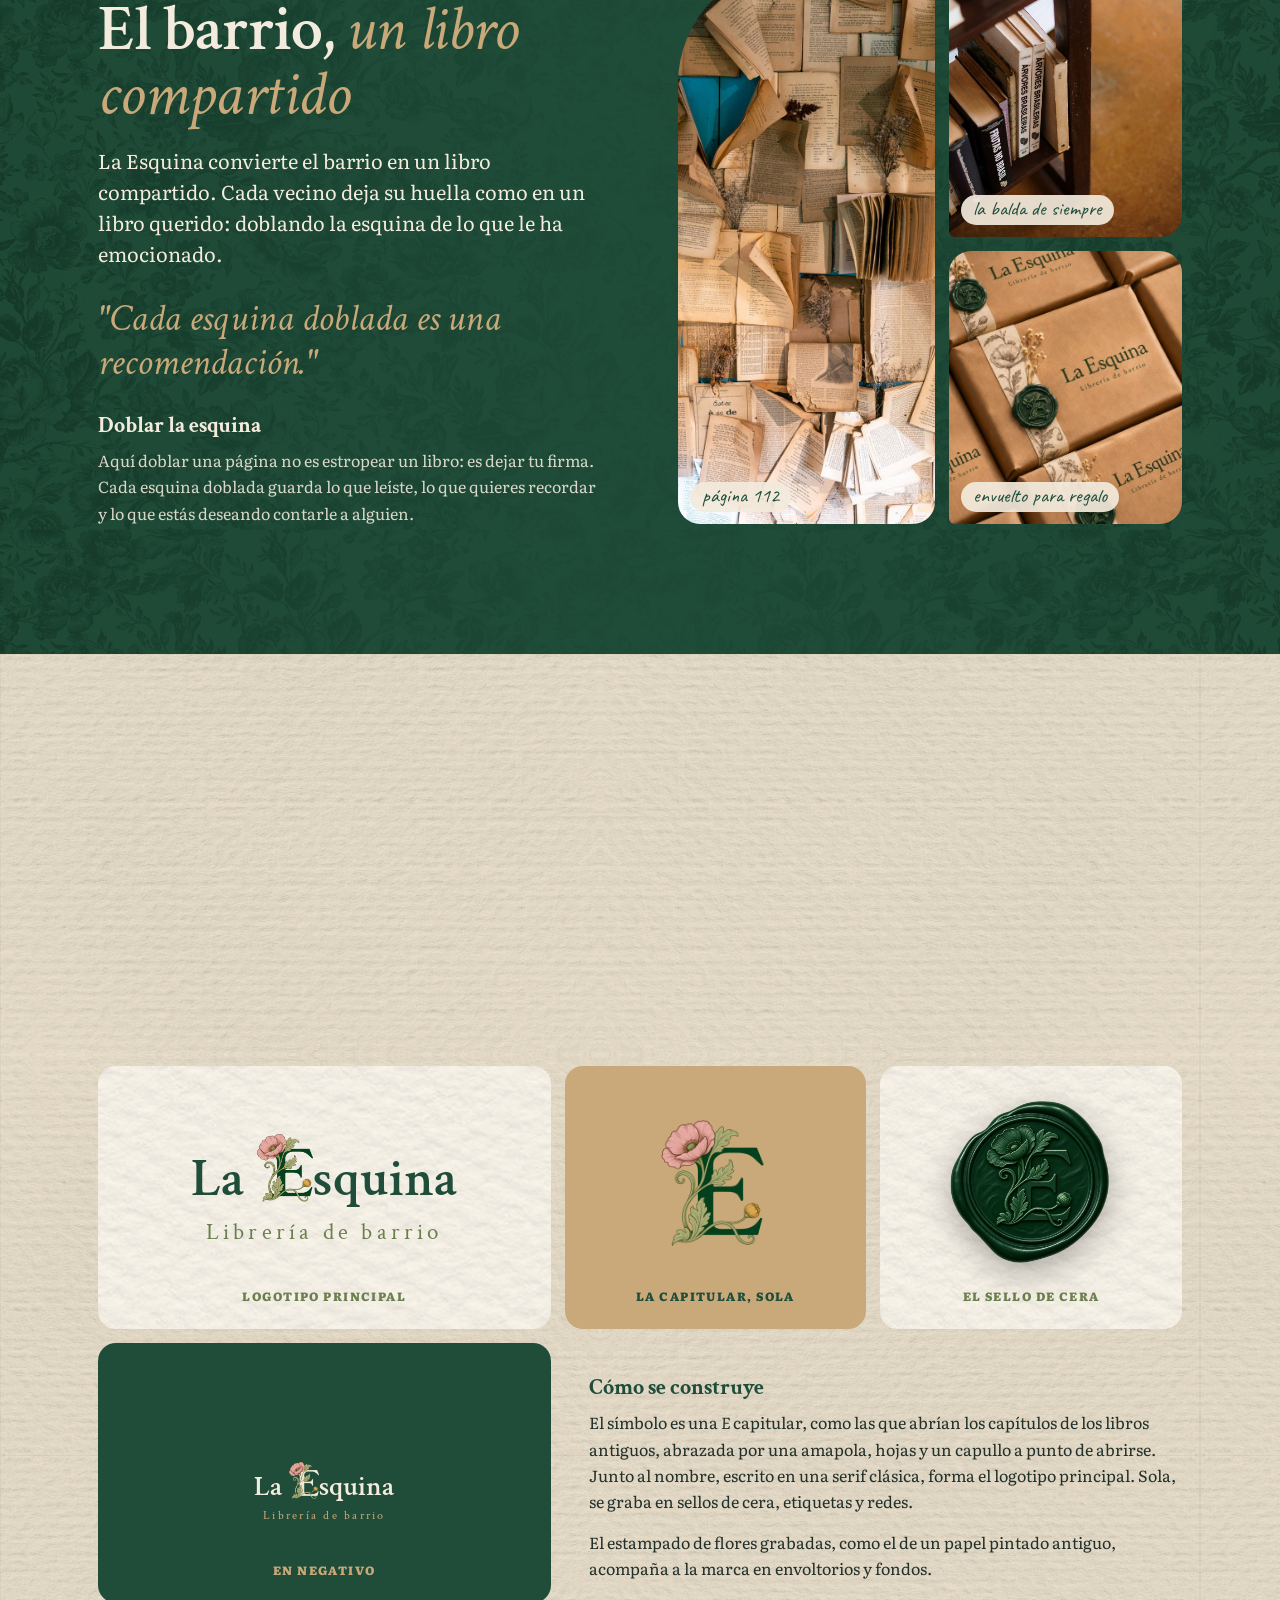
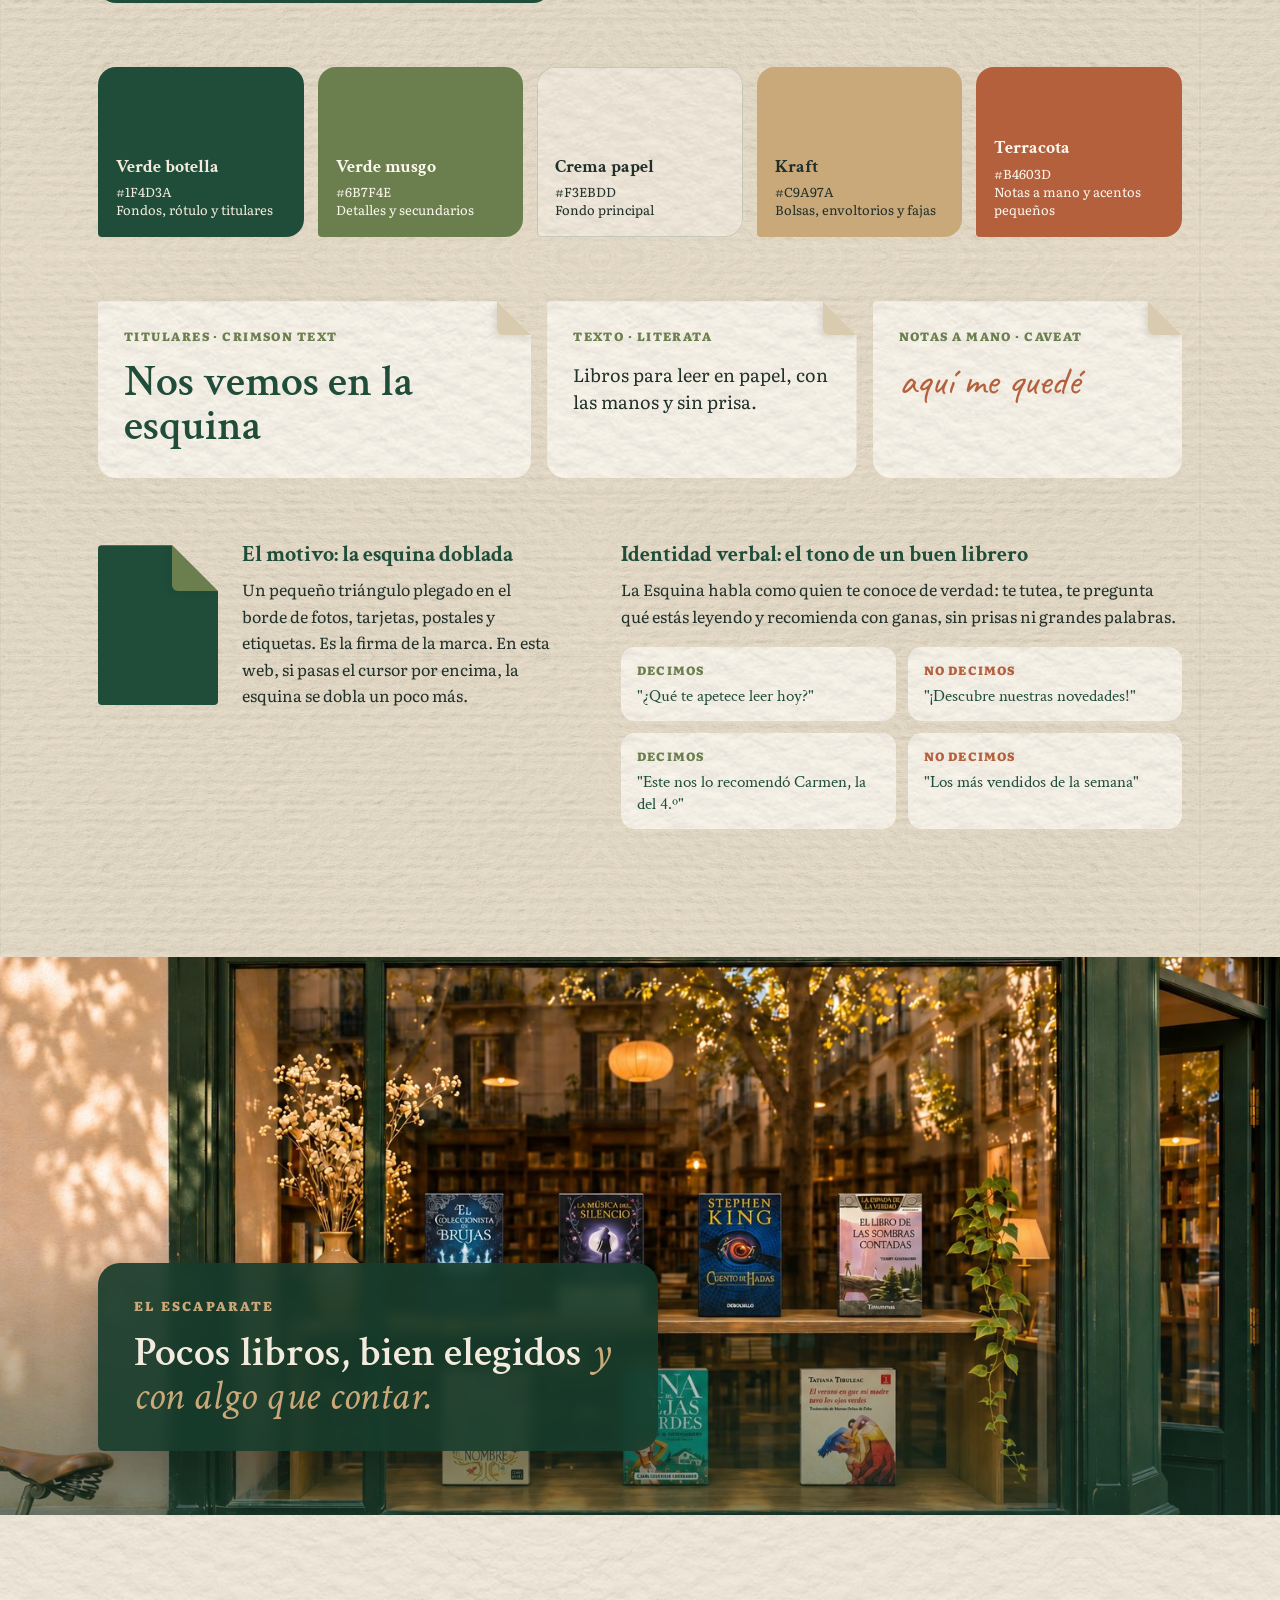
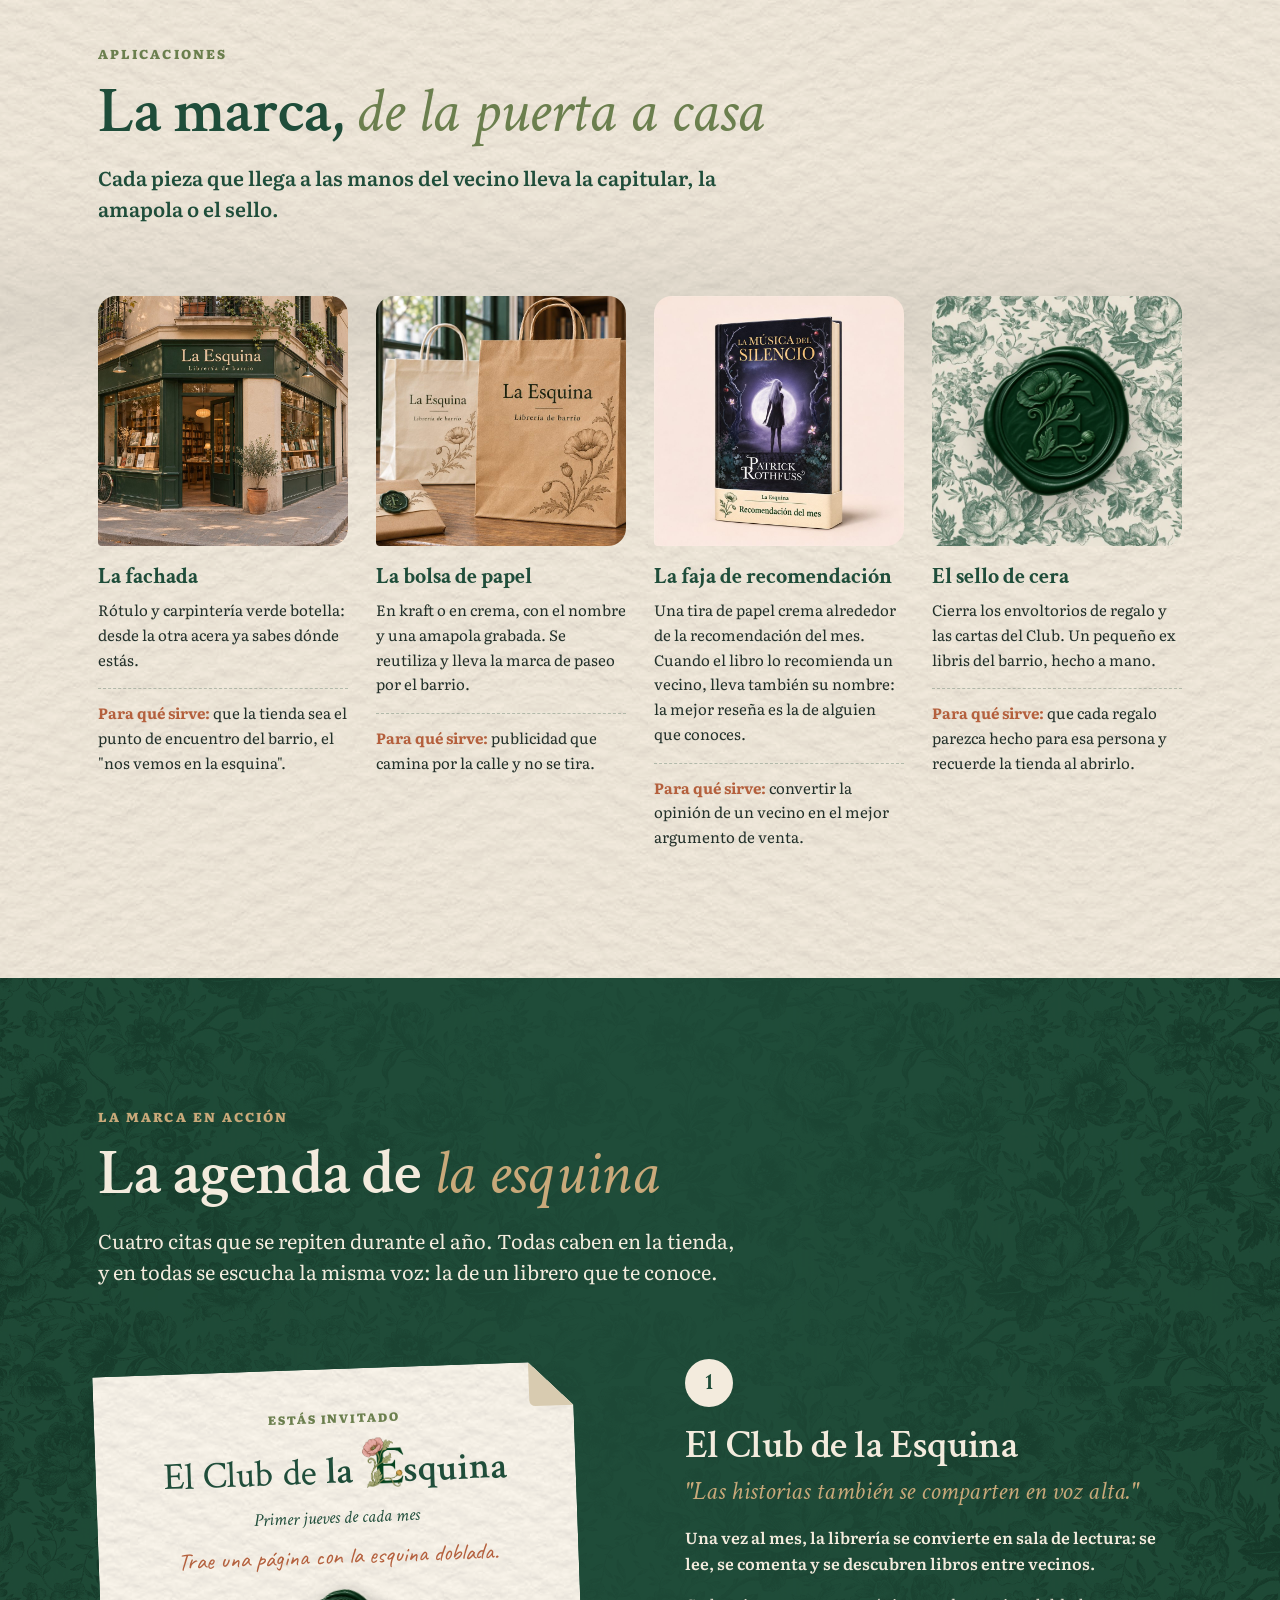
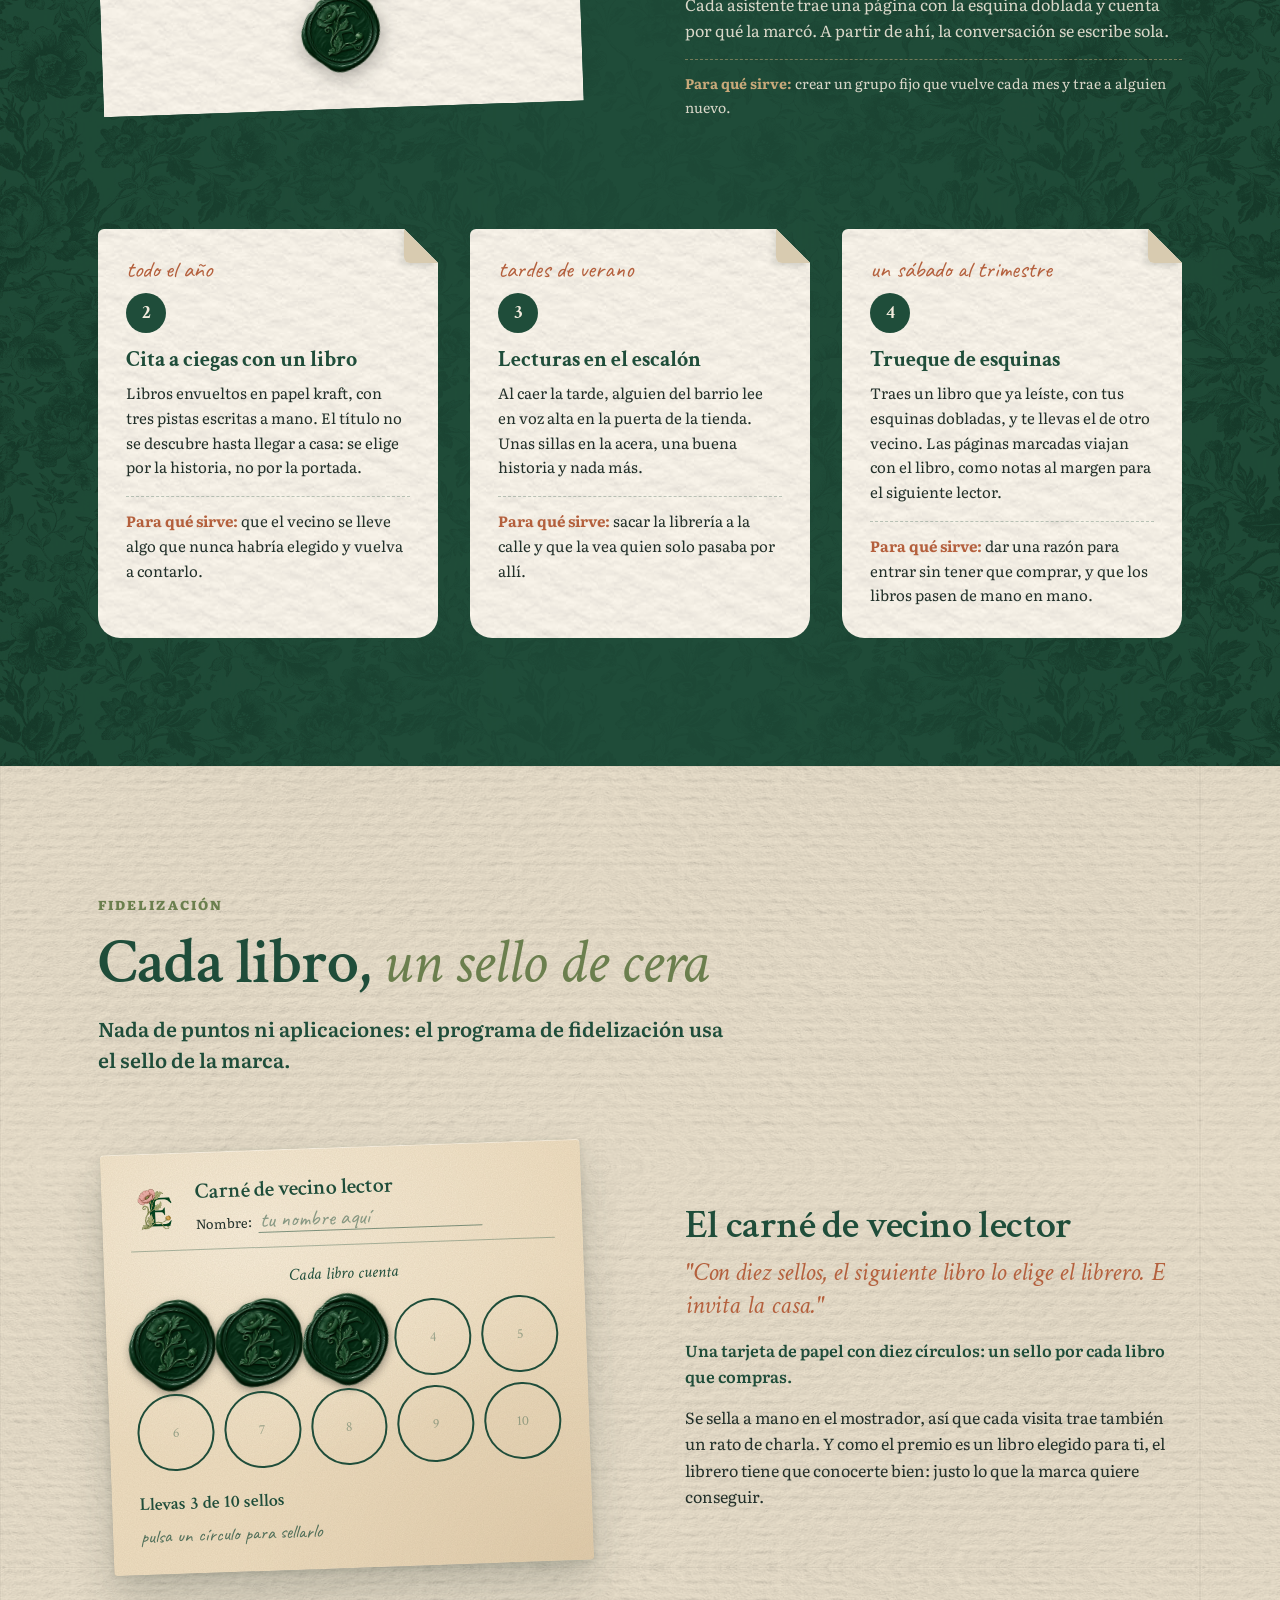
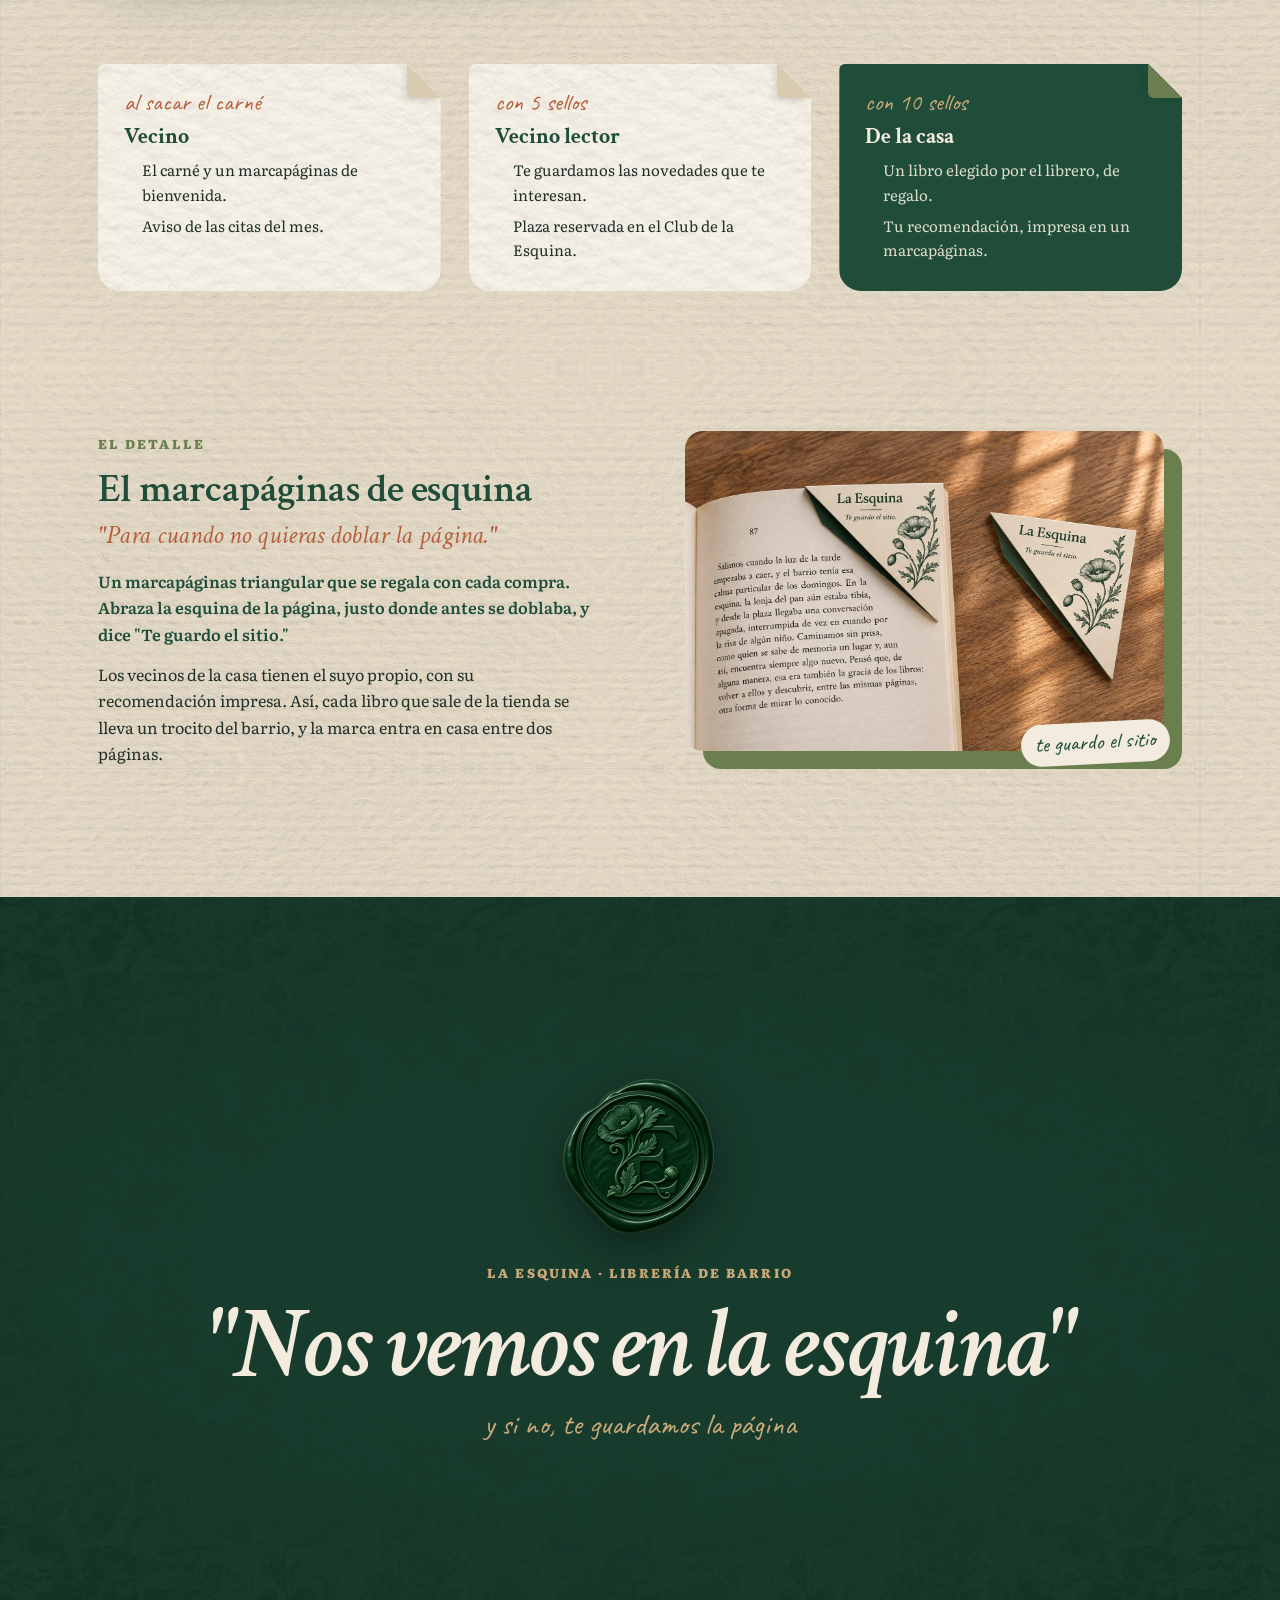
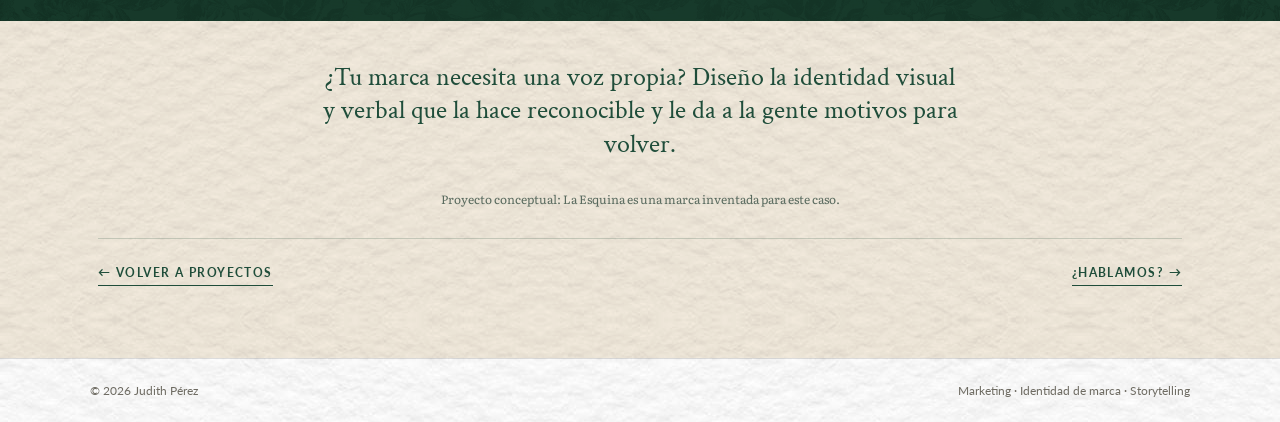
<file: libreria.html>
<!DOCTYPE html>
<html lang="es">
<head>
  <meta charset="UTF-8" />
  <meta name="viewport" content="width=device-width, initial-scale=1.0" />
  <title>La Esquina · Librería de barrio — Judith Pérez</title>
  <meta name="description" content="La Esquina: identidad visual, identidad verbal y fidelización para una librería de barrio que quiere ser el punto de encuentro de sus vecinos." />
  <link rel="preconnect" href="https://fonts.googleapis.com" />
  <link rel="preconnect" href="https://fonts.gstatic.com" crossorigin />
  <link rel="stylesheet" href="https://fonts.googleapis.com/css2?family=Caveat:wght@500;700&family=Cormorant+Garamond:ital,wght@0,400;0,500;0,600;1,400;1,500;1,600&family=Crimson+Text:ital,wght@0,400;0,600;0,700;1,400;1,600&family=Literata:ital,opsz,wght@0,7..72,300..800;1,7..72,300..800&family=Lato:ital,wght@0,400;0,700;1,400&display=swap" />
  <link rel="stylesheet" href="assets/styles/portfolio.css?v=20261125f" />
  <link rel="stylesheet" href="assets/styles/caso-libreria.css?v=20261118f" />
</head>
<body class="pf ed">

  <!-- ═════════ NAV DEL PORTFOLIO ═════════ -->
  <header class="pf-nav">
    <div class="pf-nav__inner">
      <a href="index.html" class="pf-nav__name"><span>Judith Pérez</span><em>Marketing &amp; identidad de marca</em></a>
      <nav class="pf-nav__links" aria-label="Principal">
        <a href="proyectos.html" class="pf-nav__link" aria-current="page">Proyectos</a>
        <a href="sobre-mi.html" class="pf-nav__link">Sobre mí</a>
        <a href="contacto.html" class="pf-nav__link pf-nav__link--accent">Contacto</a>
      </nav>
    </div>
  </header>

  <main class="pf-main ed-main">

    <!-- ═════════ 1. PORTADA ═════════ -->
    <section class="ed-hero">
      <div class="ed-container ed-hero__grid">
        <div class="ed-hero__text">
          <a href="proyectos.html" class="ed-back ed-back--light">← Volver a proyectos</a>
          <p class="ed-logo ed-logo--light ed-logo--hero" aria-label="La Esquina, librería de barrio">
            <span class="ed-logo__text"><span class="ed-logo__name">La <img class="ed-logo__initial" src="assets/images/libreria/capitular-e-clara.png" alt="E" width="851" height="1044" />squina</span><span class="ed-logo__sub">Librería de barrio</span></span>
          </p>
          <p class="ed-kicker ed-kicker--light">Identidad visual · Identidad verbal · Packaging · Fidelización</p>
          <h1 class="ed-hero__title">Nos vemos en <em>la esquina</em></h1>
          <p class="ed-hero__lead">Una identidad, una voz y un programa de fidelización para una librería de barrio. Para que cada visita sea un capítulo más, y no una compra suelta.</p>
          <p class="ed-hero__role"><strong>Proyecto conceptual.</strong> Mi papel: estrategia de marca, identidad visual, identidad verbal y fidelización.</p>
          <ul class="ed-chips" aria-label="Disciplinas">
            <li>Branding</li>
            <li>Identidad visual</li>
            <li>Identidad verbal</li>
            <li>Fidelización</li>
          </ul>
        </div>
        <figure class="ed-arch">
          <img src="assets/images/libreria/fachada-acera.jpg" alt="Fachada verde botella de La Esquina en una esquina soleada, con la puerta abierta, un olivo en maceta, una bicicleta y el escaparate lleno de libros" width="1400" height="933" />
          <figcaption class="ed-arch__note">En la esquina de siempre</figcaption>
        </figure>
      </div>
    </section>

    <!-- ═════════ 2. DEL BARRIO A LA ESQUINA ═════════ -->
    <section class="ed-section">
      <div class="ed-container">
        <header class="ed-intro ed-reveal">
          <h2 class="ed-display">Un nombre con <em>doble sentido</em></h2>
          <p class="ed-lead">La esquina donde quedas con el barrio, y la esquina que doblas en tu libro favorito.</p>
        </header>

        <ol class="ed-cards">
          <li class="ed-card ed-ear ed-reveal">
            <span class="ed-num" aria-hidden="true">1</span>
            <h3 class="ed-h3">Un lugar y un gesto</h3>
            <p>"Nos vemos en la esquina" es como se queda en un barrio. Doblar la esquina de una página es decir "aquí me quedé". La Esquina junta las dos cosas: un sitio al que volver y libros en papel, de los que se leen despacio y se subrayan a lápiz.</p>
          </li>
          <li class="ed-card ed-ear ed-reveal">
            <span class="ed-num" aria-hidden="true">2</span>
            <h3 class="ed-h3">El reto</h3>
            <p>Hoy un libro llega a casa con un clic. Una librería de barrio no puede competir en precio ni en rapidez, pero tiene algo que ninguna pantalla ofrece: está en tu calle, recuerda qué te gustó la última vez y sabe recomendarte el siguiente.</p>
          </li>
          <li class="ed-card ed-ear ed-reveal">
            <span class="ed-num" aria-hidden="true">3</span>
            <h3 class="ed-h3">La idea</h3>
            <p>Una marca que se reconoce de un vistazo, una voz que se nota en cada encuentro con el barrio y un carné que premia cada visita. Que la librería deje de ser solo una tienda y se convierta en <em>la esquina</em> del barrio.</p>
          </li>
        </ol>

        <p class="ed-statement ed-reveal">De una tienda en la esquina <span>a la esquina de todos.</span></p>
      </div>
    </section>

    <!-- ═════════ 3. ESTRATEGIA ═════════ -->
    <section class="ed-section ed-section--paper">
      <div class="ed-container">
        <header class="ed-intro ed-reveal">
          <p class="ed-kicker">Estrategia</p>
          <h2 class="ed-display">Dos razones para <em>volver</em></h2>
          <p class="ed-lead">La marca abre la puerta. Para que el vecino vuelva hacen falta dos cosas más: un motivo y una recompensa.</p>
        </header>

        <ol class="ed-pillars">
          <li class="ed-pillar ed-ear ed-reveal">
            <span class="ed-pillar__num" aria-hidden="true">1</span>
            <h3 class="ed-h3">Una voz de barrio: un motivo para venir</h3>
            <p>Citas sencillas en la tienda donde la marca habla como habla un buen librero, para que siempre haya un motivo para pasar.</p>
            <p class="ed-strong">No se trata de vender más libros, sino de que el barrio hable de libros.</p>
          </li>
          <li class="ed-pillar ed-ear ed-reveal">
            <span class="ed-pillar__num" aria-hidden="true">2</span>
            <h3 class="ed-h3">Fidelización: una recompensa por volver</h3>
            <p>Un carné que suma un sello de cera por cada libro que compras y premia lo que más se valora en una librería pequeña: que te conozcan por tu nombre.</p>
            <p class="ed-strong">Que la pregunta pase de "¿tenéis este libro?" a "¿qué me recomiendas hoy?".</p>
          </li>
        </ol>

        <dl class="ed-brief ed-reveal">
          <div><dt>Para quién</dt><dd>Vecinos del barrio que prefieren leer en papel y quieren recomendaciones de alguien que los conozca.</dd></div>
          <div><dt>El objetivo</dt><dd>Que el vecino vuelva más a menudo, se quede un rato y traiga a alguien la próxima vez.</dd></div>
          <div><dt>Cómo lo mediría</dt><dd>Carnés activos, sellos al mes por carné y asistentes que repiten en el Club.</dd></div>
        </dl>
      </div>
    </section>

    <!-- ═════════ 4. EL CONCEPTO ═════════ -->
    <section class="ed-section ed-section--green">
      <div class="ed-container ed-concept">
        <div class="ed-reveal">
          <p class="ed-kicker ed-kicker--light">El concepto</p>
          <h2 class="ed-display ed-display--light">El barrio, <em>un libro compartido</em></h2>
          <p class="ed-lead ed-lead--light">La Esquina convierte el barrio en un libro compartido. Cada vecino deja su huella como en un libro querido: doblando la esquina de lo que le ha emocionado.</p>
          <blockquote class="ed-quote">"Cada esquina doblada es una recomendación."</blockquote>
          <h3 class="ed-h3 ed-h3--light">Doblar la esquina</h3>
          <p>Aquí doblar una página no es estropear un libro: es dejar tu firma. Cada esquina doblada guarda lo que leíste, lo que quieres recordar y lo que estás deseando contarle a alguien.</p>
        </div>

        <div class="ed-mosaic ed-reveal">
          <figure class="ed-mosaic__item ed-mosaic__item--tall">
            <img src="assets/images/libreria/paginas-dobladas.jpg" alt="Pared cubierta de páginas de libros antiguos, algunas dobladas, con ramitas de flores secas" width="900" height="1350" loading="lazy" />
            <figcaption>página 112</figcaption>
          </figure>
          <figure class="ed-mosaic__item">
            <img src="assets/images/libreria/estanteria.jpg" alt="Estantería de madera oscura con libros antiguos" width="900" height="1350" loading="lazy" />
            <figcaption>la balda de siempre</figcaption>
          </figure>
          <figure class="ed-mosaic__item">
            <img src="assets/images/libreria/paquetes-kraft.jpg" alt="Libros envueltos en papel kraft con el logotipo de La Esquina y un sello de cera verde" width="1100" height="1229" loading="lazy" />
            <figcaption>envuelto para regalo</figcaption>
          </figure>
        </div>
      </div>
    </section>

    <!-- ═════════ 5. IDENTIDAD ═════════ -->
    <section class="ed-section ed-section--paper">
      <div class="ed-container">
        <header class="ed-intro ed-reveal">
          <p class="ed-kicker">Identidad</p>
          <h2 class="ed-display">Una marca que <em>huele a papel</em></h2>
          <p class="ed-lead">Una capitular con flores, los colores de una librería de toda la vida y una letra que parece escrita con calma, a la luz de una lámpara.</p>
        </header>

        <!-- 4.1 Logotipo -->
        <div class="ed-logos ed-reveal">
          <div class="ed-logos__main">
            <p class="ed-logo ed-logo--xl" aria-label="Logotipo principal de La Esquina">
              <span class="ed-logo__text"><span class="ed-logo__name">La <img class="ed-logo__initial" src="assets/images/libreria/capitular-e-recorte.png" alt="E" width="851" height="1044" />squina</span><span class="ed-logo__sub">Librería de barrio</span></span>
            </p>
            <p class="ed-logos__caption">Logotipo principal</p>
          </div>
          <div class="ed-logos__alt ed-logos__alt--kraft">
            <img class="ed-logos__img" src="assets/images/libreria/capitular-e.png" alt="La E capitular de La Esquina, con una amapola, hojas y un capullo" width="700" height="640" loading="lazy" />
            <p class="ed-logos__caption">La capitular, sola</p>
          </div>
          <div class="ed-logos__alt ed-logos__alt--seal">
            <img class="ed-logos__img ed-logos__img--seal" src="assets/images/libreria/sello-cera.png" alt="Sello de cera verde con la E capitular en relieve" width="640" height="640" loading="lazy" />
            <p class="ed-logos__caption">El sello de cera</p>
          </div>
          <div class="ed-logos__alt ed-logos__alt--green">
            <p class="ed-logo ed-logo--light" aria-label="Versión en negativo">
              <span class="ed-logo__text"><span class="ed-logo__name">La <img class="ed-logo__initial" src="assets/images/libreria/capitular-e-clara.png" alt="E" width="851" height="1044" />squina</span><span class="ed-logo__sub">Librería de barrio</span></span>
            </p>
            <p class="ed-logos__caption">En negativo</p>
          </div>
          <div class="ed-logos__why">
            <h3 class="ed-h3">Cómo se construye</h3>
            <p>El símbolo es una <em>E</em> capitular, como las que abrían los capítulos de los libros antiguos, abrazada por una amapola, hojas y un capullo a punto de abrirse. Junto al nombre, escrito en una serif clásica, forma el logotipo principal. Sola, se graba en sellos de cera, etiquetas y redes.</p>
            <p>El estampado de flores grabadas, como el de un papel pintado antiguo, acompaña a la marca en envoltorios y fondos.</p>
          </div>
        </div>

        <!-- 4.2 Paleta -->
        <ul class="ed-palette ed-reveal" aria-label="Paleta de color">
          <li class="ed-swatch ed-swatch--green"><strong>Verde botella</strong><span>#1F4D3A</span><span>Fondos, rótulo y titulares</span></li>
          <li class="ed-swatch ed-swatch--moss"><strong>Verde musgo</strong><span>#6B7F4E</span><span>Detalles y secundarios</span></li>
          <li class="ed-swatch ed-swatch--paper"><strong>Crema papel</strong><span>#F3EBDD</span><span>Fondo principal</span></li>
          <li class="ed-swatch ed-swatch--kraft"><strong>Kraft</strong><span>#C9A97A</span><span>Bolsas, envoltorios y fajas</span></li>
          <li class="ed-swatch ed-swatch--clay"><strong>Terracota</strong><span>#B4603D</span><span>Notas a mano y acentos pequeños</span></li>
        </ul>

        <!-- 4.3 Tipografía -->
        <div class="ed-type ed-reveal">
          <div class="ed-type__item ed-ear">
            <p class="ed-type__label">Titulares · Crimson Text</p>
            <p class="ed-type__sample ed-type__sample--display">Nos vemos en la esquina</p>
          </div>
          <div class="ed-type__item ed-ear">
            <p class="ed-type__label">Texto · Literata</p>
            <p class="ed-type__sample ed-type__sample--body">Libros para leer en papel, con las manos y sin prisa.</p>
          </div>
          <div class="ed-type__item ed-ear">
            <p class="ed-type__label">Notas a mano · Caveat</p>
            <p class="ed-type__sample ed-type__sample--hand">aquí me quedé</p>
          </div>
        </div>

        <!-- 4.4 Motivo y tono -->
        <div class="ed-voice ed-reveal">
          <div class="ed-voice__motif">
            <div class="ed-motif ed-ear" aria-hidden="true"></div>
            <div>
              <h3 class="ed-h3">El motivo: la esquina doblada</h3>
              <p>Un pequeño triángulo plegado en el borde de fotos, tarjetas, postales y etiquetas. Es la firma de la marca. En esta web, si pasas el cursor por encima, la esquina se dobla un poco más.</p>
            </div>
          </div>
          <div class="ed-voice__tone">
            <h3 class="ed-h3">Identidad verbal: el tono de un buen librero</h3>
            <p>La Esquina habla como quien te conoce de verdad: te tutea, te pregunta qué estás leyendo y recomienda con ganas, sin prisas ni grandes palabras.</p>
            <dl class="ed-dos">
              <div><dt>Decimos</dt><dd>"¿Qué te apetece leer hoy?"</dd></div>
              <div><dt>No decimos</dt><dd>"¡Descubre nuestras novedades!"</dd></div>
              <div><dt>Decimos</dt><dd>"Este nos lo recomendó Carmen, la del 4.º"</dd></div>
              <div><dt>No decimos</dt><dd>"Los más vendidos de la semana"</dd></div>
            </dl>
          </div>
        </div>
      </div>
    </section>

    <!-- ═════════ EL ESCAPARATE (imagen a todo lo ancho) ═════════ -->
    <section class="ed-window" aria-label="El escaparate de La Esquina">
      <img src="assets/images/libreria/escaparate.jpg" alt="Escaparate de La Esquina con siete libros en una balda de madera, uno de ellos con la faja Recomendación del mes" width="1536" height="1024" loading="lazy" />
      <div class="ed-window__text ed-container">
        <div class="ed-window__panel">
          <p class="ed-kicker ed-kicker--light">El escaparate</p>
          <p class="ed-window__line">Pocos libros, bien elegidos <em>y con algo que contar.</em></p>
        </div>
      </div>
    </section>

    <!-- ═════════ 6. APLICACIONES ═════════ -->
    <section class="ed-section">
      <div class="ed-container">
        <header class="ed-intro ed-reveal">
          <p class="ed-kicker">Aplicaciones</p>
          <h2 class="ed-display">La marca, <em>de la puerta a casa</em></h2>
          <p class="ed-lead">Cada pieza que llega a las manos del vecino lleva la capitular, la amapola o el sello.</p>
        </header>

        <ul class="ed-apps">
          <li class="ed-app ed-reveal">
            <div class="ed-app__stage ed-app__stage--photo">
              <img src="assets/images/libreria/fachada.jpg" alt="Fachada de La Esquina con el rótulo verde botella sobre la puerta" width="1400" height="933" loading="lazy" />
            </div>
            <h3 class="ed-h3">La fachada</h3>
            <p>Rótulo y carpintería verde botella: desde la otra acera ya sabes dónde estás.</p>
            <p class="ed-goal"><strong>Para qué sirve:</strong> que la tienda sea el punto de encuentro del barrio, el "nos vemos en la esquina".</p>
          </li>
          <li class="ed-app ed-reveal">
            <div class="ed-app__stage ed-app__stage--photo">
              <img src="assets/images/libreria/bolsas.jpg" alt="Bolsas de papel kraft y crema con el logotipo de La Esquina y una amapola grabada, junto a un libro envuelto con sello de cera" width="1200" height="800" loading="lazy" />
            </div>
            <h3 class="ed-h3">La bolsa de papel</h3>
            <p>En kraft o en crema, con el nombre y una amapola grabada. Se reutiliza y lleva la marca de paseo por el barrio.</p>
            <p class="ed-goal"><strong>Para qué sirve:</strong> publicidad que camina por la calle y no se tira.</p>
          </li>
          <li class="ed-app ed-reveal">
            <div class="ed-app__stage ed-app__stage--photo">
              <img src="assets/images/libreria/faja-recomendacion.jpg" alt="Libro con una faja de papel crema de La Esquina que dice Recomendación del mes, con una amapola grabada" width="900" height="900" loading="lazy" />
            </div>
            <h3 class="ed-h3">La faja de recomendación</h3>
            <p>Una tira de papel crema alrededor de la recomendación del mes. Cuando el libro lo recomienda un vecino, lleva también su nombre: la mejor reseña es la de alguien que conoces.</p>
            <p class="ed-goal"><strong>Para qué sirve:</strong> convertir la opinión de un vecino en el mejor argumento de venta.</p>
          </li>
          <li class="ed-app ed-reveal">
            <div class="ed-app__stage ed-app__stage--pattern" aria-hidden="true">
              <img class="ed-app__seal" src="assets/images/libreria/sello-cera.png" alt="" width="640" height="640" loading="lazy" />
            </div>
            <h3 class="ed-h3">El sello de cera</h3>
            <p>Cierra los envoltorios de regalo y las cartas del Club. Un pequeño ex libris del barrio, hecho a mano.</p>
            <p class="ed-goal"><strong>Para qué sirve:</strong> que cada regalo parezca hecho para esa persona y recuerde la tienda al abrirlo.</p>
          </li>
        </ul>
      </div>
    </section>

    <!-- ═════════ 7. PEQUEÑOS EVENTOS ═════════ -->
    <section class="ed-section ed-section--green ed-events">
      <div class="ed-container">
        <header class="ed-intro ed-reveal">
          <p class="ed-kicker ed-kicker--light">La marca en acción</p>
          <h2 class="ed-display ed-display--light">La agenda de <em>la esquina</em></h2>
          <p class="ed-lead ed-lead--light">Cuatro citas que se repiten durante el año. Todas caben en la tienda, y en todas se escucha la misma voz: la de un librero que te conoce.</p>
        </header>

        <!-- 7.1 El Club de la Esquina (formato principal) -->
        <article class="ed-feature ed-reveal">
          <figure class="ed-page ed-invite" aria-label="Invitación al Club de la Esquina">
            <p class="ed-invite__kicker">Estás invitado</p>
            <p class="ed-invite__title">El Club de <span class="ed-logo__name">la <img class="ed-logo__initial" src="assets/images/libreria/capitular-e-recorte.png" alt="E" width="851" height="1044" />squina</span></p>
            <p class="ed-invite__when">Primer jueves de cada mes</p>
            <p class="ed-invite__note">Trae una página con la esquina doblada.</p>
            <img class="ed-invite__seal" src="assets/images/libreria/sello-cera.png" alt="" width="640" height="640" loading="lazy" />
          </figure>
          <div class="ed-feature__text">
            <span class="ed-num ed-num--light" aria-hidden="true">1</span>
            <h3 class="ed-display ed-display--sm ed-display--light">El Club de la Esquina</h3>
            <p class="ed-feature__quote">"Las historias también se comparten en voz alta."</p>
            <p class="ed-strong">Una vez al mes, la librería se convierte en sala de lectura: se lee, se comenta y se descubren libros entre vecinos.</p>
            <p>Cada asistente trae una página con la esquina doblada y cuenta por qué la marcó. A partir de ahí, la conversación se escribe sola.</p>
            <p class="ed-goal"><strong>Para qué sirve:</strong> crear un grupo fijo que vuelve cada mes y trae a alguien nuevo.</p>
          </div>
        </article>

        <!-- 7.2 Formatos cortos -->
        <ul class="ed-events__grid">
          <li class="ed-event ed-ear ed-reveal">
            <p class="ed-event__when">todo el año</p>
            <span class="ed-num" aria-hidden="true">2</span>
            <h3 class="ed-h3">Cita a ciegas con un libro</h3>
            <p>Libros envueltos en papel kraft, con tres pistas escritas a mano. El título no se descubre hasta llegar a casa: se elige por la historia, no por la portada.</p>
            <p class="ed-goal"><strong>Para qué sirve:</strong> que el vecino se lleve algo que nunca habría elegido y vuelva a contarlo.</p>
          </li>
          <li class="ed-event ed-ear ed-reveal">
            <p class="ed-event__when">tardes de verano</p>
            <span class="ed-num" aria-hidden="true">3</span>
            <h3 class="ed-h3">Lecturas en el escalón</h3>
            <p>Al caer la tarde, alguien del barrio lee en voz alta en la puerta de la tienda. Unas sillas en la acera, una buena historia y nada más.</p>
            <p class="ed-goal"><strong>Para qué sirve:</strong> sacar la librería a la calle y que la vea quien solo pasaba por allí.</p>
          </li>
          <li class="ed-event ed-ear ed-reveal">
            <p class="ed-event__when">un sábado al trimestre</p>
            <span class="ed-num" aria-hidden="true">4</span>
            <h3 class="ed-h3">Trueque de esquinas</h3>
            <p>Traes un libro que ya leíste, con tus esquinas dobladas, y te llevas el de otro vecino. Las páginas marcadas viajan con el libro, como notas al margen para el siguiente lector.</p>
            <p class="ed-goal"><strong>Para qué sirve:</strong> dar una razón para entrar sin tener que comprar, y que los libros pasen de mano en mano.</p>
          </li>
        </ul>
      </div>
    </section>

    <!-- ═════════ 8. FIDELIZACIÓN ═════════ -->
    <section class="ed-section ed-section--paper">
      <div class="ed-container">
        <header class="ed-intro ed-reveal">
          <p class="ed-kicker">Fidelización</p>
          <h2 class="ed-display">Cada libro, <em>un sello de cera</em></h2>
          <p class="ed-lead">Nada de puntos ni aplicaciones: el programa de fidelización usa el sello de la marca.</p>
        </header>

        <!-- 8.1 El carné (interactivo) -->
        <div class="ed-loyalty ed-reveal">
          <div class="ed-carnet" data-carnet>
            <div class="ed-carnet__head">
              <img class="ed-carnet__cap" src="assets/images/libreria/capitular-e.png" alt="" width="700" height="640" />
              <div>
                <p class="ed-carnet__title">Carné de vecino lector</p>
                <label class="ed-carnet__name">Nombre: <input type="text" class="ed-carnet__input" placeholder="tu nombre aquí" maxlength="28" autocomplete="off" spellcheck="false" /></label>
              </div>
            </div>
            <p class="ed-carnet__lema">Cada libro cuenta</p>
            <ul class="ed-carnet__grid" aria-label="Círculos del carné. Pulsa uno para ponerle un sello de cera.">
              <li><button type="button" class="ed-stamp is-stamped" aria-pressed="true" aria-label="Sello 1"><span>1</span></button></li>
              <li><button type="button" class="ed-stamp is-stamped" aria-pressed="true" aria-label="Sello 2"><span>2</span></button></li>
              <li><button type="button" class="ed-stamp is-stamped" aria-pressed="true" aria-label="Sello 3"><span>3</span></button></li>
              <li><button type="button" class="ed-stamp" aria-pressed="false" aria-label="Sello 4"><span>4</span></button></li>
              <li><button type="button" class="ed-stamp" aria-pressed="false" aria-label="Sello 5"><span>5</span></button></li>
              <li><button type="button" class="ed-stamp" aria-pressed="false" aria-label="Sello 6"><span>6</span></button></li>
              <li><button type="button" class="ed-stamp" aria-pressed="false" aria-label="Sello 7"><span>7</span></button></li>
              <li><button type="button" class="ed-stamp" aria-pressed="false" aria-label="Sello 8"><span>8</span></button></li>
              <li><button type="button" class="ed-stamp" aria-pressed="false" aria-label="Sello 9"><span>9</span></button></li>
              <li><button type="button" class="ed-stamp" aria-pressed="false" aria-label="Sello 10"><span>10</span></button></li>
            </ul>
            <p class="ed-carnet__status" data-carnet-status aria-live="polite">Llevas 3 de 10 sellos</p>
            <p class="ed-carnet__hint">pulsa un círculo para sellarlo</p>
          </div>

          <div class="ed-loyalty__text">
            <h3 class="ed-display ed-display--sm">El carné de vecino lector</h3>
            <p class="ed-feature__quote">"Con diez sellos, el siguiente libro lo elige el librero. E invita la casa."</p>
            <p class="ed-strong">Una tarjeta de papel con diez círculos: un sello por cada libro que compras.</p>
            <p>Se sella a mano en el mostrador, así que cada visita trae también un rato de charla. Y como el premio es un libro elegido para ti, el librero tiene que conocerte bien: justo lo que la marca quiere conseguir.</p>
          </div>
        </div>

        <!-- 8.2 Niveles -->
        <ol class="ed-levels">
          <li class="ed-level ed-ear ed-reveal">
            <p class="ed-level__step">al sacar el carné</p>
            <h3 class="ed-h3">Vecino</h3>
            <ul>
              <li>El carné y un marcapáginas de bienvenida.</li>
              <li>Aviso de las citas del mes.</li>
            </ul>
          </li>
          <li class="ed-level ed-ear ed-reveal">
            <p class="ed-level__step">con 5 sellos</p>
            <h3 class="ed-h3">Vecino lector</h3>
            <ul>
              <li>Te guardamos las novedades que te interesan.</li>
              <li>Plaza reservada en el Club de la Esquina.</li>
            </ul>
          </li>
          <li class="ed-level ed-level--top ed-ear ed-reveal">
            <p class="ed-level__step">con 10 sellos</p>
            <h3 class="ed-h3">De la casa</h3>
            <ul>
              <li>Un libro elegido por el librero, de regalo.</li>
              <li>Tu recomendación, impresa en un marcapáginas.</li>
            </ul>
          </li>
        </ol>

        <!-- 8.3 El marcapáginas -->
        <article class="ed-feature ed-feature--reverse ed-reveal">
          <figure class="ed-offset">
            <img src="assets/images/libreria/marcapaginas.jpg" alt="Marcapáginas triangulares de La Esquina, con una amapola grabada y la frase Te guardo el sitio, colocados en la esquina de un libro abierto" width="1400" height="933" loading="lazy" />
            <figcaption class="ed-offset__note">te guardo el sitio</figcaption>
          </figure>
          <div class="ed-feature__text">
            <p class="ed-kicker">El detalle</p>
            <h3 class="ed-display ed-display--sm">El marcapáginas de esquina</h3>
            <p class="ed-feature__quote">"Para cuando no quieras doblar la página."</p>
            <p class="ed-strong">Un marcapáginas triangular que se regala con cada compra. Abraza la esquina de la página, justo donde antes se doblaba, y dice "Te guardo el sitio."</p>
            <p>Los vecinos de la casa tienen el suyo propio, con su recomendación impresa. Así, cada libro que sale de la tienda se lleva un trocito del barrio, y la marca entra en casa entre dos páginas.</p>
          </div>
        </article>
      </div>
    </section>

    <!-- ═════════ 9. CIERRE ═════════ -->
    <section class="ed-closing">
      <div class="ed-container ed-closing__inner ed-reveal">
        <img class="ed-closing__seal" src="assets/images/libreria/sello-cera.png" alt="" width="640" height="640" loading="lazy" />
        <p class="ed-kicker ed-kicker--light">La Esquina · Librería de barrio</p>
        <p class="ed-closing__quote">"Nos vemos en la esquina"</p>
        <p class="ed-note ed-note--light">y si no, te guardamos la página</p>
      </div>
    </section>

    <!-- ═════════ AVISO Y NAVEGACIÓN ═════════ -->
    <div class="ed-container ed-end">
      <p class="ed-pitch">¿Tu marca necesita una voz propia? Diseño la identidad visual y verbal que la hace reconocible y le da a la gente motivos para volver.</p>
      <p class="ed-disclaimer">Proyecto conceptual: La Esquina es una marca inventada para este caso.</p>
      <nav class="ed-end__nav" aria-label="Más proyectos">
        <a href="proyectos.html" class="ed-back">← Volver a proyectos</a>
        <a href="contacto.html" class="ed-back">¿Hablamos? →</a>
      </nav>
    </div>

  </main>

  <!-- ═════════ FOOTER ═════════ -->
  <footer class="pf-footer">
    <div class="pf-footer__inner">
      <span>© 2026 Judith Pérez</span>
      <span>Marketing · Identidad de marca · Storytelling</span>
    </div>
  </footer>

  <script src="assets/js/caso.js?v=20261118f"></script>
</body>
</html>
</file>
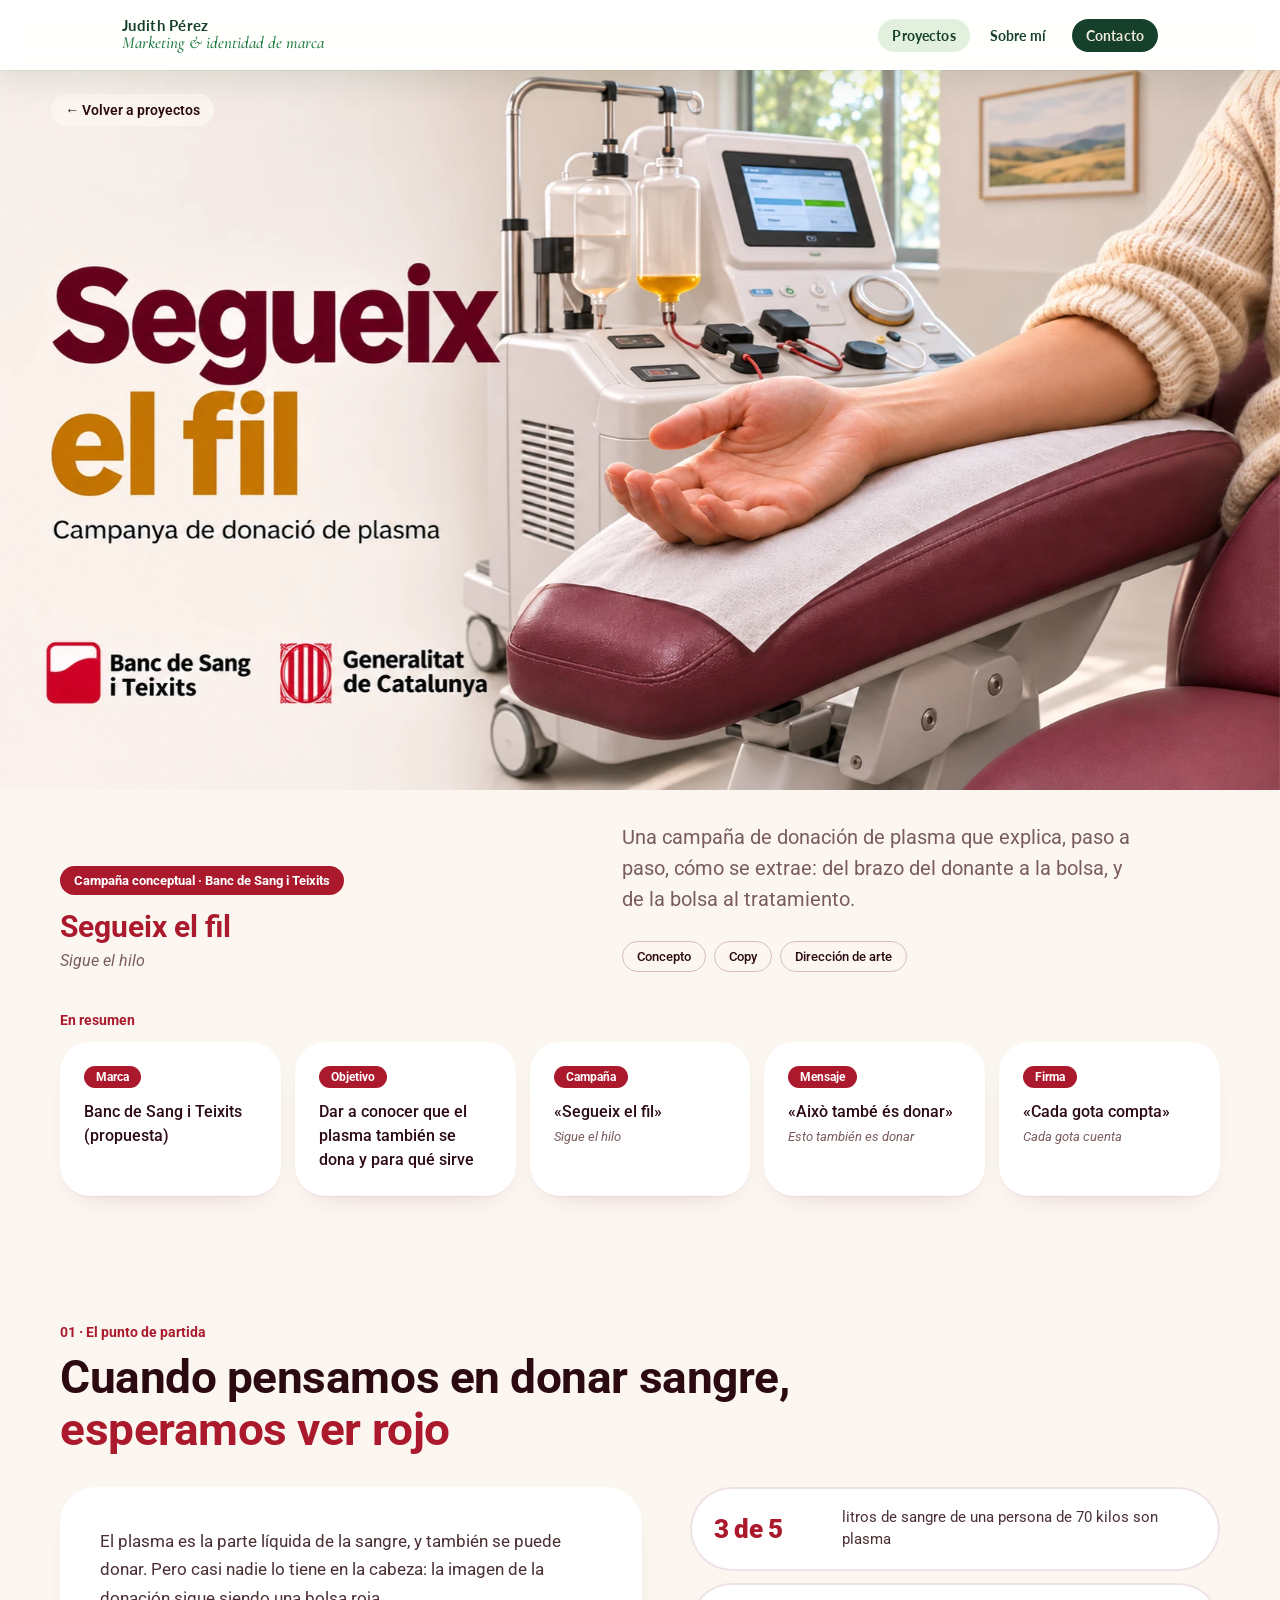
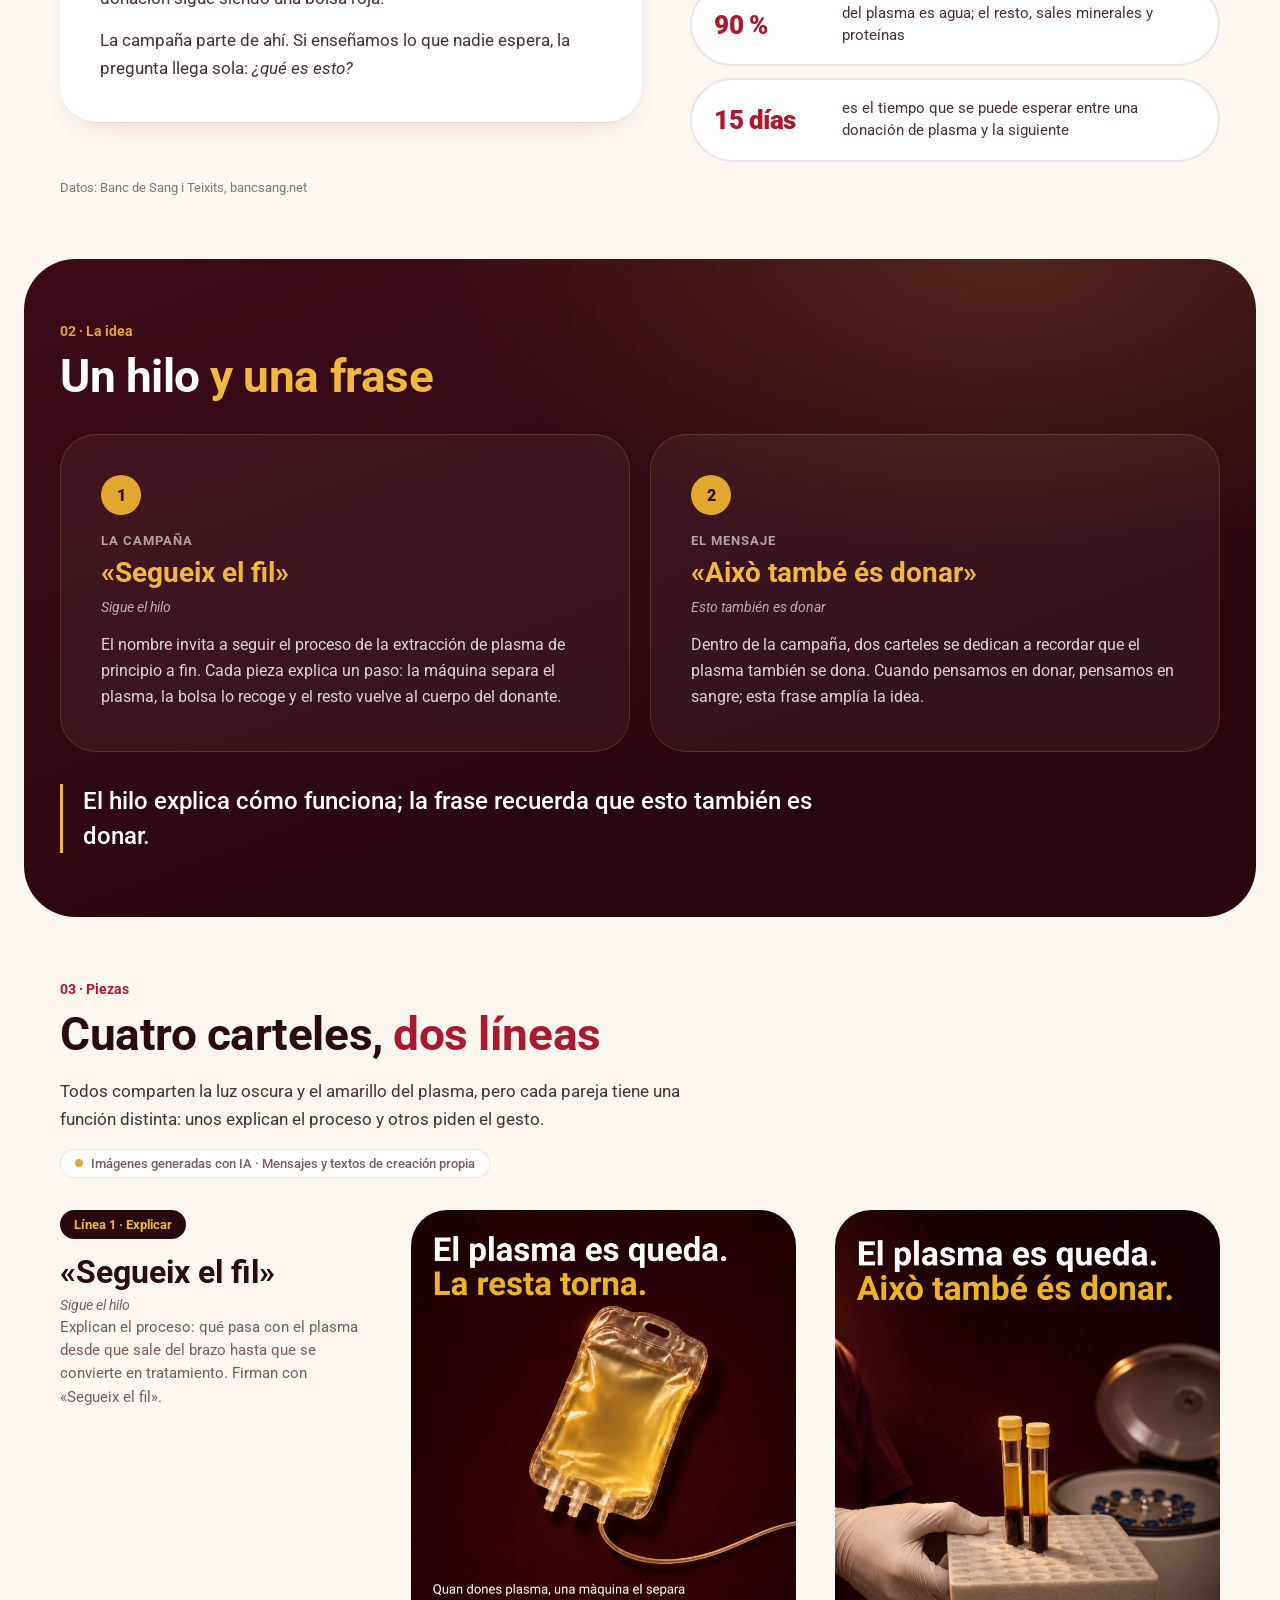
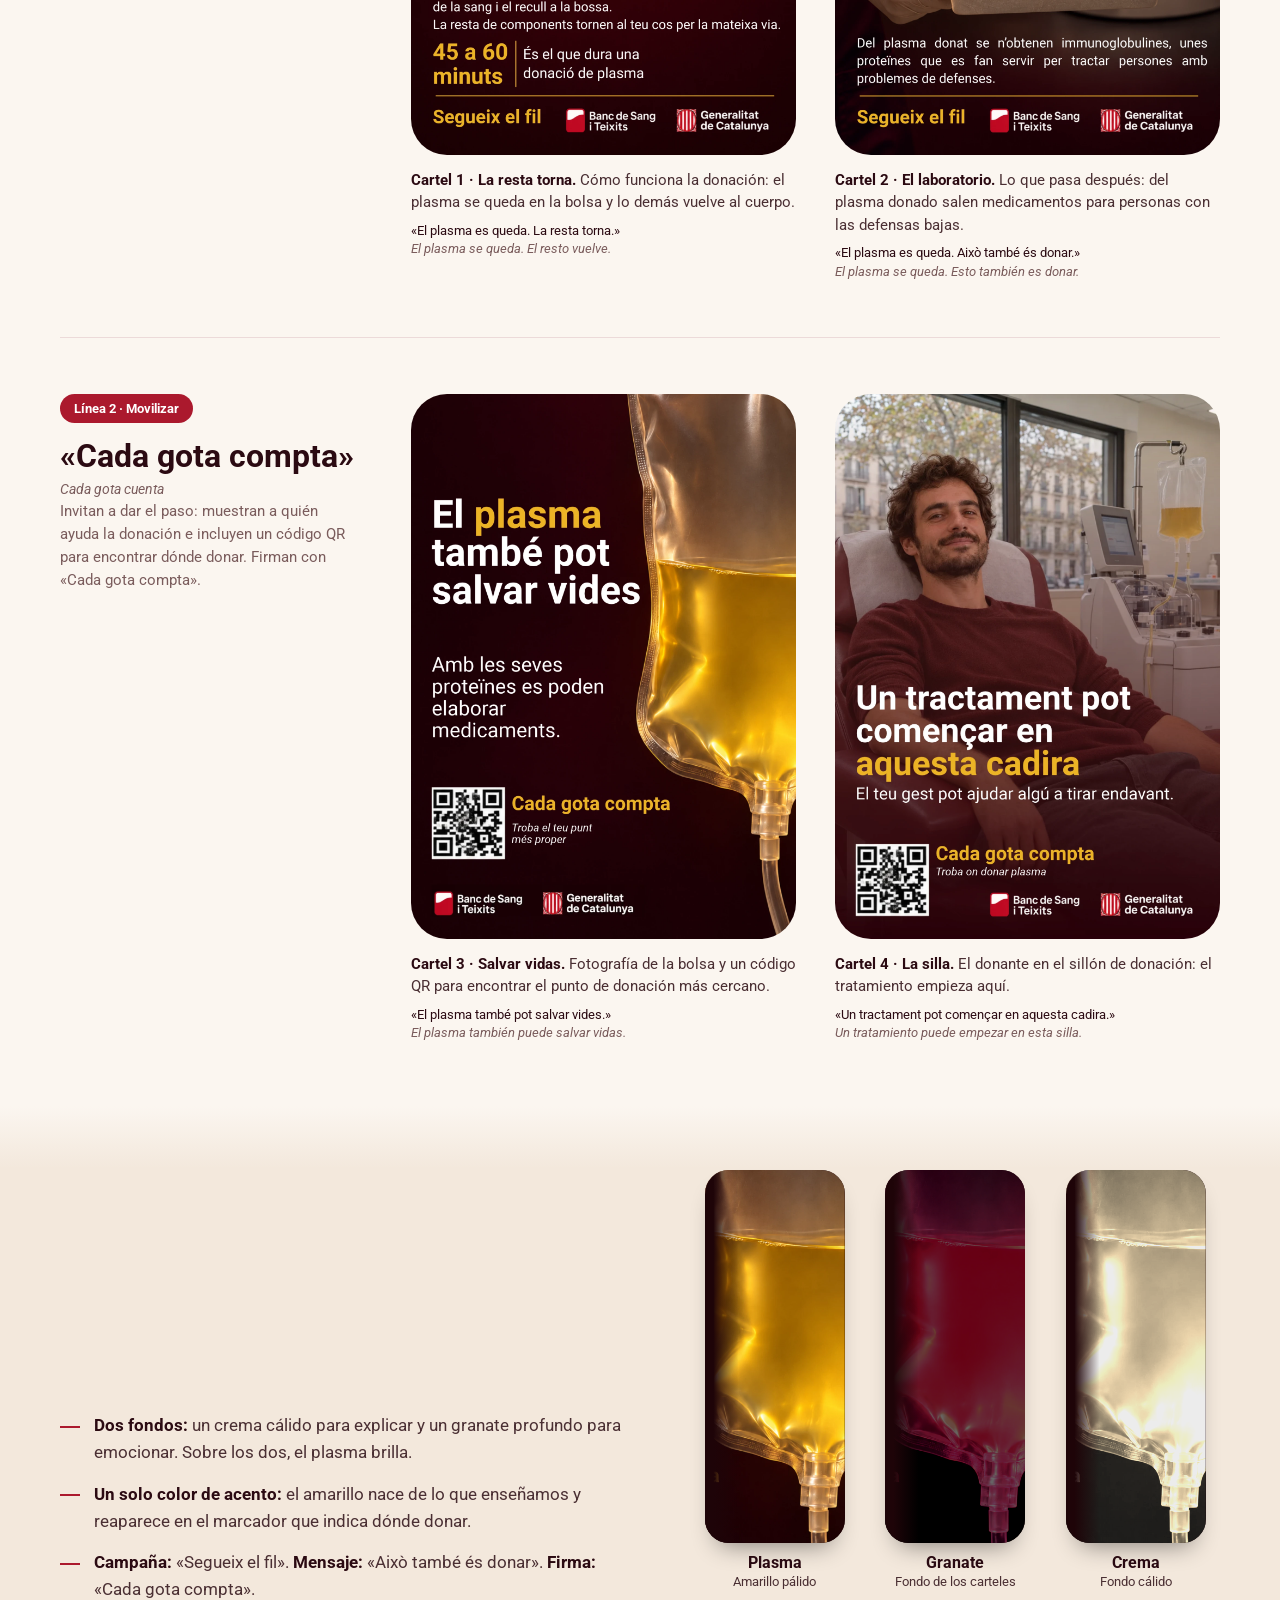
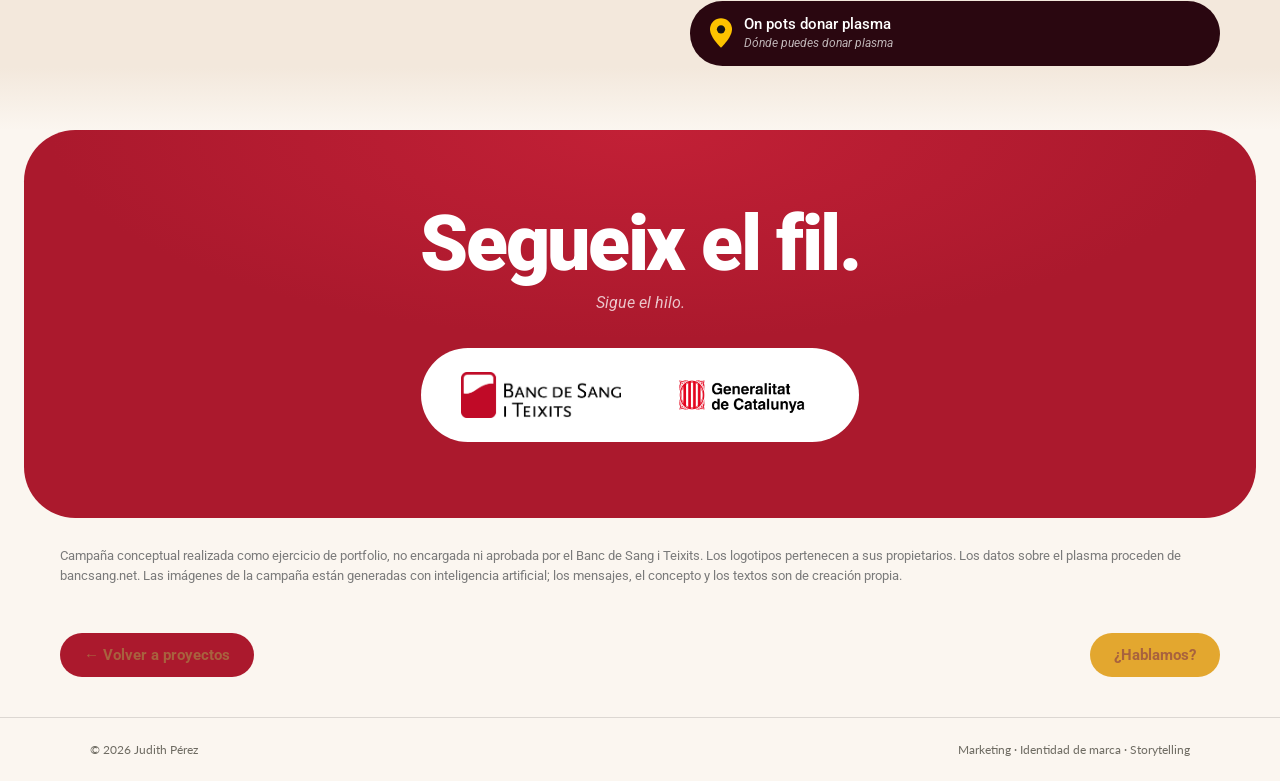
<file: plasma.html>
<!DOCTYPE html>
<html lang="es">
<head>
  <meta charset="UTF-8" />
  <meta name="viewport" content="width=device-width, initial-scale=1.0" />
  <title>Segueix el fil · Banc de Sang i Teixits — Judith Pérez</title>
  <meta name="description" content="Segueix el fil: campaña conceptual de donación de plasma para el Banc de Sang i Teixits que explica, paso a paso, cómo se extrae el plasma y para qué sirve." />
  <link rel="preconnect" href="https://fonts.googleapis.com" />
  <link rel="preconnect" href="https://fonts.gstatic.com" crossorigin />
  <link rel="stylesheet" href="https://fonts.googleapis.com/css2?family=Cormorant+Garamond:ital,wght@0,400;0,500;0,600;1,400;1,500;1,600&family=Lato:ital,wght@0,400;0,700;1,400&family=Roboto:ital,wght@0,400;0,500;0,700;0,900;1,400&display=swap" />
  <link rel="stylesheet" href="assets/styles/portfolio.css?v=20261125f" />
  <link rel="stylesheet" href="assets/styles/caso-plasma.css?v=20261120o" />
</head>
<body class="pf pl">

  <!-- NAV DEL PORTFOLIO -->
  <header class="pf-nav">
    <div class="pf-nav__inner">
      <a href="index.html" class="pf-nav__name"><span>Judith Pérez</span><em>Marketing &amp; identidad de marca</em></a>
      <nav class="pf-nav__links" aria-label="Principal">
        <a href="proyectos.html" class="pf-nav__link" aria-current="page">Proyectos</a>
        <a href="sobre-mi.html" class="pf-nav__link">Sobre mí</a>
        <a href="contacto.html" class="pf-nav__link pf-nav__link--accent">Contacto</a>
      </nav>
    </div>
  </header>

  <main class="pf-main pl-main">

    <!-- PORTADA -->
    <section class="pl-hero pl-hero--foto">
      <a href="proyectos.html" class="pl-back pl-back--top">← Volver a proyectos</a>
      <h1 class="pl-hero__key">
        <img src="assets/images/plasma/portada-segueix-el-fil.webp" width="1672" height="941" fetchpriority="high" alt="Segueix el fil. Campanya de donació de plasma. El brazo de una donante apoyado en el sillón granate de donación, junto a la máquina de aféresis con una bolsa de plasma amarillo, y los logotipos del Banc de Sang i Teixits y la Generalitat de Catalunya." />
      </h1>
      <div class="pl-wrap pl-hero__grid">
        <div class="pl-hero__text">
          <p class="pl-kicker">Campaña conceptual · Banc de Sang i Teixits</p>
          <p class="pl-title__es"><span lang="ca">Segueix el fil</span><em class="pl-tr">Sigue el hilo</em></p>
        </div>
        <div class="pl-hero__info">
          <p class="pl-lead">Una campaña de donación de plasma que explica, paso a paso, cómo se extrae: del brazo del donante a la bolsa, y de la bolsa al tratamiento.</p>
          <ul class="pl-tags" aria-label="Disciplinas">
            <li>Concepto</li><li>Copy</li><li>Dirección de arte</li>
          </ul>
        </div>
      </div>
    </section>

    <!-- FICHA (resumen al principio) -->
    <section class="pl-section pl-section--ficha">
      <div class="pl-wrap">
        <header class="pl-head">
          <p class="pl-eyebrow">En resumen</p>
        </header>
        <dl class="pl-brief">
          <div><dt>Marca</dt><dd>Banc de Sang i Teixits (propuesta)</dd></div>
          <div><dt>Objetivo</dt><dd>Dar a conocer que el plasma también se dona y para qué sirve</dd></div>
          <div><dt>Campaña</dt><dd><span lang="ca">«Segueix el fil»</span><em class="pl-tr">Sigue el hilo</em></dd></div>
          <div><dt>Mensaje</dt><dd><span lang="ca">«Això també és donar»</span><em class="pl-tr">Esto también es donar</em></dd></div>
          <div><dt>Firma</dt><dd><span lang="ca">«Cada gota compta»</span><em class="pl-tr">Cada gota cuenta</em></dd></div>
        </dl>
      </div>
    </section>

    <!-- 01 EL PUNTO DE PARTIDA -->
    <section class="pl-section">
      <div class="pl-wrap">
        <header class="pl-head">
          <p class="pl-eyebrow">01 · El punto de partida</p>
          <h2 class="pl-h2">Cuando pensamos en donar sangre, <span>esperamos ver rojo</span></h2>
        </header>
        <div class="pl-split">
          <div class="pl-card">
            <p class="pl-p">El plasma es la parte líquida de la sangre, y también se puede donar. Pero casi nadie lo tiene en la cabeza: la imagen de la donación sigue siendo una bolsa roja.</p>
            <p class="pl-p">La campaña parte de ahí. Si enseñamos lo que nadie espera, la pregunta llega sola: <em>¿qué es esto?</em></p>
          </div>
          <ul class="pl-facts">
            <li><b>3 de 5</b><span>litros de sangre de una persona de 70 kilos son plasma</span></li>
            <li><b>90 %</b><span>del plasma es agua; el resto, sales minerales y proteínas</span></li>
            <li><b>15 días</b><span>es el tiempo que se puede esperar entre una donación de plasma y la siguiente</span></li>
          </ul>
        </div>
        <p class="pl-source">Datos: Banc de Sang i Teixits, bancsang.net</p>
      </div>
    </section>

    <!-- 02 LA IDEA -->
    <section class="pl-section pl-section--dark">
      <div class="pl-wrap">
        <header class="pl-head">
          <p class="pl-eyebrow pl-eyebrow--light">02 · La idea</p>
          <h2 class="pl-h2 pl-h2--light">Un hilo <span>y una frase</span></h2>
        </header>
        <div class="pl-turns">
          <article class="pl-turn">
            <span class="pl-turn__n">1</span>
            <p class="pl-turn__label">La campaña</p>
            <p class="pl-turn__copy" lang="ca">«Segueix el fil»</p>
            <p class="pl-tr">Sigue el hilo</p>
            <p>El nombre invita a seguir el proceso de la extracción de plasma de principio a fin. Cada pieza explica un paso: la máquina separa el plasma, la bolsa lo recoge y el resto vuelve al cuerpo del donante.</p>
          </article>
          <article class="pl-turn">
            <span class="pl-turn__n">2</span>
            <p class="pl-turn__label">El mensaje</p>
            <p class="pl-turn__copy" lang="ca">«Això també és donar»</p>
            <p class="pl-tr">Esto también es donar</p>
            <p>Dentro de la campaña, dos carteles se dedican a recordar que el plasma también se dona. Cuando pensamos en donar, pensamos en sangre; esta frase amplía la idea.</p>
          </article>
        </div>
        <p class="pl-quote">El hilo explica cómo funciona; la frase recuerda que esto también es donar.</p>
      </div>
    </section>

    <!-- 03 PIEZAS -->
    <section class="pl-section">
      <div class="pl-wrap">
        <header class="pl-head">
          <p class="pl-eyebrow">03 · Piezas</p>
          <h2 class="pl-h2">Cuatro carteles, <span>dos líneas</span></h2>
          <p class="pl-p pl-head__p">Todos comparten la luz oscura y el amarillo del plasma, pero cada pareja tiene una función distinta: unos explican el proceso y otros piden el gesto.</p>
          <p class="pl-ai-note">Imágenes generadas con IA · Mensajes y textos de creación propia</p>
        </header>
        <div class="pl-line">
          <div class="pl-line__head">
            <span class="pl-line__tag">Línea 1 · Explicar</span>
            <p class="pl-line__title" lang="ca">«Segueix el fil»</p>
            <p class="pl-tr">Sigue el hilo</p>
            <p class="pl-line__text">Explican el proceso: qué pasa con el plasma desde que sale del brazo hasta que se convierte en tratamiento. Firman con «Segueix el fil».</p>
          </div>
          <div class="pl-posters">
            <figure class="pl-poster">
              <img class="pl-poster__photo" src="assets/images/plasma/cartel-resta-torna.webp" width="1414" height="2000" loading="lazy" alt="Cartel con una bolsa de plasma amarillo sobre fondo granate. Titular: El plasma es queda. La resta torna. Texto: Quan dones plasma, una màquina el separa de la sang i el recull a la bossa. La resta de components tornen al teu cos per la mateixa via. Dato: 45 a 60 minuts és el que dura una donació de plasma. Firma Segueix el fil y los logotipos del Banc de Sang i Teixits y la Generalitat de Catalunya." />
              <figcaption><b>Cartel 1 · La resta torna.</b> Cómo funciona la donación: el plasma se queda en la bolsa y lo demás vuelve al cuerpo.<span class="pl-tr pl-tr--cap"><span lang="ca">«El plasma es queda. La resta torna.»</span> El plasma se queda. El resto vuelve.</span></figcaption>
            </figure>
            <figure class="pl-poster">
              <img class="pl-poster__photo" src="assets/images/plasma/cartel-centrifuga.webp" width="1414" height="2000" loading="lazy" alt="Cartel con una mano enguantada que sostiene dos tubos con el plasma separado de la sangre, junto a una centrifugadora. Titular: El plasma es queda. Això també és donar. Texto: Del plasma donat se n'obtenen immunoglobulines, unes proteïnes que es fan servir per tractar persones amb problemes de defenses. Firma Segueix el fil y los logotipos del Banc de Sang i Teixits y la Generalitat de Catalunya." />
              <figcaption><b>Cartel 2 · El laboratorio.</b> Lo que pasa después: del plasma donado salen medicamentos para personas con las defensas bajas.<span class="pl-tr pl-tr--cap"><span lang="ca">«El plasma es queda. Això també és donar.»</span> El plasma se queda. Esto también es donar.</span></figcaption>
            </figure>
          </div>
        </div>
        <div class="pl-line">
          <div class="pl-line__head">
            <span class="pl-line__tag">Línea 2 · Movilizar</span>
            <p class="pl-line__title" lang="ca">«Cada gota compta»</p>
            <p class="pl-tr">Cada gota cuenta</p>
            <p class="pl-line__text">Invitan a dar el paso: muestran a quién ayuda la donación e incluyen un código QR para encontrar dónde donar. Firman con «Cada gota compta».</p>
          </div>
          <div class="pl-posters">
            <figure class="pl-poster">
              <img class="pl-poster__photo" src="assets/images/plasma/cartel-salvar-vides.webp" width="1414" height="2000" loading="lazy" alt="Cartel con una bolsa de plasma real sobre fondo granate oscuro. Titular: El plasma també pot salvar vides. Texto: Amb les seves proteïnes es poden elaborar medicaments. Código QR con la firma Cada gota compta y Troba el teu punt més proper, y los logotipos del Banc de Sang i Teixits y la Generalitat de Catalunya." />
              <figcaption><b>Cartel 3 · Salvar vidas.</b> Fotografía de la bolsa y un código QR para encontrar el punto de donación más cercano.<span class="pl-tr pl-tr--cap"><span lang="ca">«El plasma també pot salvar vides.»</span> El plasma también puede salvar vidas.</span></figcaption>
            </figure>
            <figure class="pl-poster">
              <img class="pl-poster__photo" src="assets/images/plasma/cartel-cadira.webp" width="1414" height="2000" loading="lazy" alt="Cartel con un hombre que sonríe sentado en un sillón de donación, junto a la máquina y una bolsa de plasma. Titular: Un tractament pot començar en aquesta cadira. Texto: El teu gest pot ajudar algú a tirar endavant. Código QR con la firma Cada gota compta y Troba on donar plasma, y los logotipos del Banc de Sang i Teixits y la Generalitat de Catalunya." />
              <figcaption><b>Cartel 4 · La silla.</b> El donante en el sillón de donación: el tratamiento empieza aquí.<span class="pl-tr pl-tr--cap"><span lang="ca">«Un tractament pot començar en aquesta cadira.»</span> Un tratamiento puede empezar en esta silla.</span></figcaption>
            </figure>
          </div>
        </div>
      </div>
    </section>

    <!-- 04 DIRECCIÓN DE ARTE -->
    <section class="pl-section pl-section--grey">
      <div class="pl-wrap pl-split pl-split--art">
        <div>
          <header class="pl-head">
            <p class="pl-eyebrow">04 · Dirección de arte</p>
            <h2 class="pl-h2">El amarillo <span>sale del plasma</span></h2>
          </header>
          <ul class="pl-list">
            <li><b>Protagonistas:</b> el brazo, el tubo, la máquina y la bolsa, fotografiados de cerca y con luz cálida.</li>
            <li><b>Dos fondos:</b> un crema cálido para explicar y un granate profundo para emocionar. Sobre los dos, el plasma brilla.</li>
            <li><b>Un solo color de acento:</b> el amarillo nace de lo que enseñamos y reaparece en el marcador que indica dónde donar.</li>
            <li><b>Campaña:</b> «Segueix el fil». <b>Mensaje:</b> «Això també és donar». <b>Firma:</b> «Cada gota compta».</li>
          </ul>
        </div>
        <div class="pl-swatches" aria-label="Paleta de campaña">
          <figure class="pl-swatch"><span class="pl-bag"><img src="assets/images/plasma/cartel-salvar-vides.webp" width="1414" height="2000" loading="lazy" alt="" /></span><figcaption><b>Plasma</b><span>Amarillo pálido</span></figcaption></figure>
          <figure class="pl-swatch"><span class="pl-bag"><img src="assets/images/plasma/cartel-salvar-vides.webp" width="1414" height="2000" loading="lazy" alt="" /></span><figcaption><b>Granate</b><span>Fondo de los carteles</span></figcaption></figure>
          <figure class="pl-swatch"><span class="pl-bag"><img src="assets/images/plasma/cartel-salvar-vides.webp" width="1414" height="2000" loading="lazy" alt="" /></span><figcaption><b>Crema</b><span>Fondo cálido</span></figcaption></figure>
          <div class="pl-marker">
            <svg viewBox="0 0 24 32" width="22" height="30" aria-hidden="true"><path d="M12 0C5.4 0 0 5.3 0 11.9 0 20.8 12 32 12 32s12-11.2 12-20.1C24 5.3 18.6 0 12 0z" fill="#FDC300"/><circle cx="12" cy="12" r="4.5" fill="#141414"/></svg>
            <span><span lang="ca">On pots donar plasma</span><em class="pl-tr">Dónde puedes donar plasma</em></span>
          </div>
        </div>
      </div>
    </section>

    <!-- CIERRE -->
    <section class="pl-closing">
      <div class="pl-wrap">
        <p class="pl-closing__sign" lang="ca">Segueix el fil.</p>
        <p class="pl-closing__es">Sigue el hilo.</p>
        <div class="pl-logos">
          <img src="assets/images/plasma/logo-bst.png" width="1417" height="406" alt="Banc de Sang i Teixits" />
          <img src="assets/images/plasma/logo-generalitat.webp" width="2000" height="751" alt="Generalitat de Catalunya" />
        </div>
      </div>
    </section>

    <!-- AVISO Y NAVEGACIÓN -->
    <div class="pl-wrap pl-end">
      <p class="pl-disclaimer">Campaña conceptual realizada como ejercicio de portfolio, no encargada ni aprobada por el Banc de Sang i Teixits. Los logotipos pertenecen a sus propietarios. Los datos sobre el plasma proceden de bancsang.net. Las imágenes de la campaña están generadas con inteligencia artificial; los mensajes, el concepto y los textos son de creación propia.</p>
      <nav class="pl-end__nav" aria-label="Más proyectos">
        <a href="proyectos.html" class="pl-btn">← Volver a proyectos</a>
        <a href="contacto.html" class="pl-btn pl-btn--yellow">¿Hablamos?</a>
      </nav>
    </div>

  </main>

  <footer class="pf-footer">
    <div class="pf-footer__inner">
      <span>© 2026 Judith Pérez</span>
      <span>Marketing · Identidad de marca · Storytelling</span>
    </div>
  </footer>

  <script src="assets/js/plasma-anim.js?v=20261120b"></script>
</body>
</html>
</file>
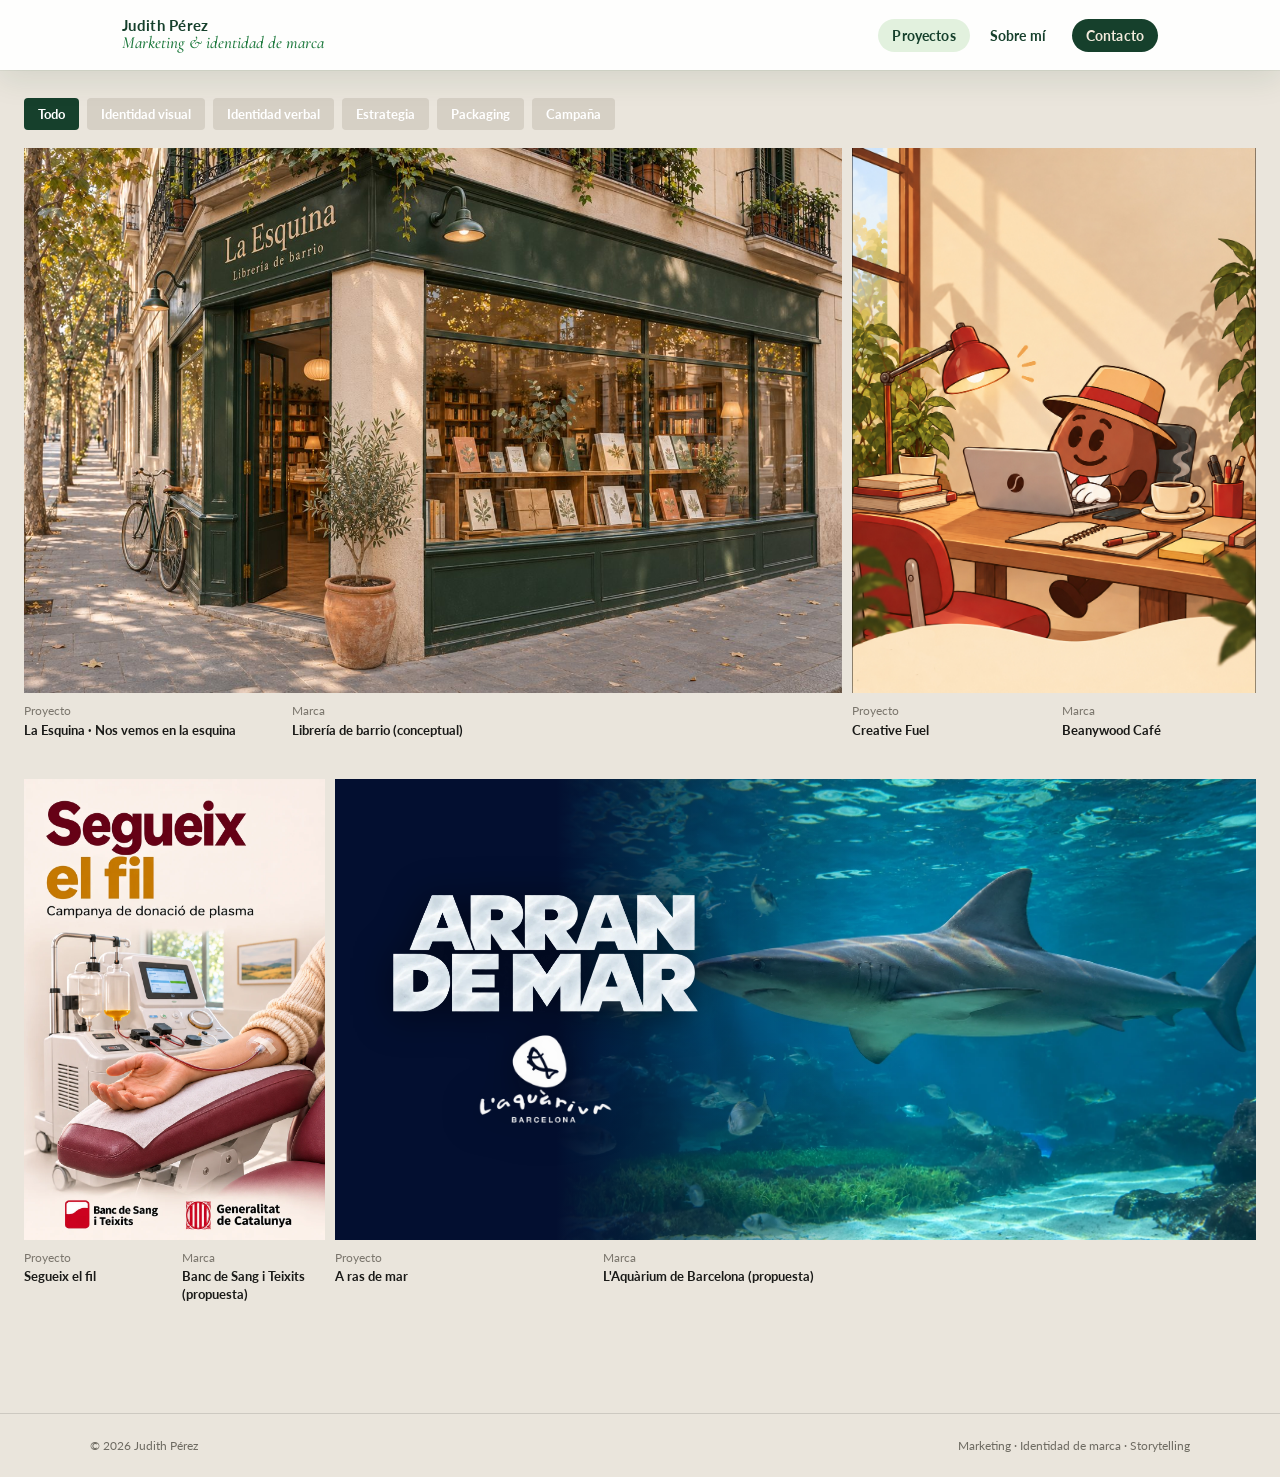
<file: proyectos.html>
<!DOCTYPE html>
<html lang="es">
<head>
  <meta charset="UTF-8" />
  <meta name="viewport" content="width=device-width, initial-scale=1.0" />
  <title>Proyectos — Judith Pérez</title>
  <meta name="description" content="Proyectos de Judith Pérez: identidad visual, identidad verbal y estrategia de marca." />
  <link rel="preconnect" href="https://fonts.googleapis.com" />
  <link rel="preconnect" href="https://fonts.gstatic.com" crossorigin />
  <link rel="stylesheet" href="https://fonts.googleapis.com/css2?family=Cormorant+Garamond:ital,wght@0,400;0,500;0,600;1,400;1,500;1,600&family=Lato:ital,wght@0,400;0,700;1,400&family=Outfit:wght@500;700&display=swap" />
  <link rel="stylesheet" href="assets/styles/portfolio.css?v=20261125f" />
</head>
<body class="pf pf--work">

  <!-- NAV -->
  <header class="pf-nav">
    <div class="pf-nav__inner">
      <a href="index.html" class="pf-nav__name"><span>Judith Pérez</span><em>Marketing &amp; identidad de marca</em></a>
      <nav class="pf-nav__links" aria-label="Principal">
        <a href="proyectos.html" class="pf-nav__link" aria-current="page">Proyectos</a>
        <a href="sobre-mi.html" class="pf-nav__link">Sobre mí</a>
        <a href="contacto.html" class="pf-nav__link pf-nav__link--accent">Contacto</a>
      </nav>
    </div>
  </header>

  <main class="pf-main">

    <section class="wk" aria-labelledby="wk-title">
      <h1 class="wk__title" id="wk-title">Proyectos</h1>

      <!-- Filtros por disciplina -->
      <div class="wk-filters" role="group" aria-label="Filtrar proyectos">
        <button type="button" class="wk-filter is-active" data-filter="todo" aria-pressed="true">Todo</button>
        <button type="button" class="wk-filter" data-filter="identidad-visual" aria-pressed="false">Identidad visual</button>
        <button type="button" class="wk-filter" data-filter="identidad-verbal" aria-pressed="false">Identidad verbal</button>
        <button type="button" class="wk-filter" data-filter="estrategia" aria-pressed="false">Estrategia</button>
        <button type="button" class="wk-filter" data-filter="packaging" aria-pressed="false">Packaging</button>
        <button type="button" class="wk-filter" data-filter="campana" aria-pressed="false">Campaña</button>
      </div>

      <!-- Rejilla de proyectos: imagen grande y datos debajo -->
      <div class="wk-grid">
        <a href="libreria.html" class="wk-item wk-item--wide" id="proyecto-01" data-tags="identidad-visual identidad-verbal packaging estrategia">
          <span class="wk-item__media">
            <img src="assets/images/libreria/fachada-acera.jpg" alt="Fachada verde botella de La Esquina, librería de barrio, en una esquina soleada con la puerta abierta y el escaparate lleno de libros" width="1400" height="933" loading="lazy" />
            <span class="wk-item__over" aria-hidden="true">
              <span class="wk-item__tags"><span>Identidad visual</span><span>Identidad verbal</span><span>Packaging</span></span>
              <span class="wk-item__cta">Ver caso</span>
            </span>
          </span>
          <span class="wk-item__meta">
            <span><small>Proyecto</small>La Esquina · Nos vemos en la esquina</span>
            <span><small>Marca</small>Librería de barrio (conceptual)</span>
          </span>
        </a>

        <a href="beanywood.html" class="wk-item wk-item--tall" id="proyecto-02" data-tags="estrategia identidad-verbal">
          <span class="wk-item__media">
            <img src="assets/images/beanywood/creative-fuel-ilustracion.jpg" alt="Ilustración de Beany con sombrero trabajando en su portátil junto a una taza de café" width="1026" height="1451" loading="lazy" />
            <span class="wk-item__over" aria-hidden="true">
              <span class="wk-item__tags"><span>Estrategia</span><span>Concepto</span><span>Copy</span></span>
              <span class="wk-item__cta">Ver caso</span>
            </span>
          </span>
          <span class="wk-item__meta">
            <span><small>Proyecto</small>Creative Fuel</span>
            <span><small>Marca</small>Beanywood Café</span>
          </span>
        </a>

        <a href="plasma.html" class="wk-item wk-item--q1" id="proyecto-04" data-tags="campana estrategia identidad-verbal">
          <span class="wk-item__media wk-cover-sf">
            <img src="assets/images/plasma/portada-segueix-el-fil-vertical.webp" width="1024" height="1536" alt="Segueix el fil, campaña de donación de plasma para el Banc de Sang i Teixits: un brazo conectado por un tubo a la máquina de extracción" />
            <span class="wk-item__over" aria-hidden="true">
              <span class="wk-item__tags"><span>Concepto</span><span>Copy</span><span>Dirección de arte</span></span>
              <span class="wk-item__cta">Ver caso</span>
            </span>
          </span>
          <span class="wk-item__meta">
            <span><small>Proyecto</small>Segueix el fil</span>
            <span><small>Marca</small>Banc de Sang i Teixits (propuesta)</span>
          </span>
        </a>

        <a href="aquarium.html" class="wk-item wk-item--q3" id="proyecto-03" data-tags="campana estrategia identidad-verbal">
          <span class="wk-item__media wk-cover-aq wk-cover-aq--foto">
            <img src="assets/images/aquarium/portada-tiburon.webp" width="1672" height="941" alt="Un tiburón nada bajo el agua entre peces" />
            <span class="wk-cover-aq__marca" aria-hidden="true"><img src="assets/images/aquarium/arran-texto-claro.webp" width="1222" height="472" alt="" /><img src="assets/images/aquarium/aquarium-logo-claro.webp" width="324" height="220" alt="" /></span>
            <span class="wk-item__over" aria-hidden="true">
              <span class="wk-item__tags"><span>Experiencia</span><span>Concepto</span><span>Copy</span></span>
              <span class="wk-item__cta">Ver caso</span>
            </span>
          </span>
          <span class="wk-item__meta">
            <span><small>Proyecto</small>A ras de mar</span>
            <span><small>Marca</small>L'Aquàrium de Barcelona (propuesta)</span>
          </span>
        </a>
      </div>

      <p class="wk-empty" hidden>No hay proyectos con este filtro todavía.</p>
    </section>

  </main>

  <!-- FOOTER -->
  <footer class="pf-footer">
    <div class="pf-footer__inner">
      <span>© 2026 Judith Pérez</span>
      <span>Marketing · Identidad de marca · Storytelling</span>
    </div>
  </footer>

  <script src="assets/js/proyectos.js?v=20261118f"></script>
</body>
</html>
</file>
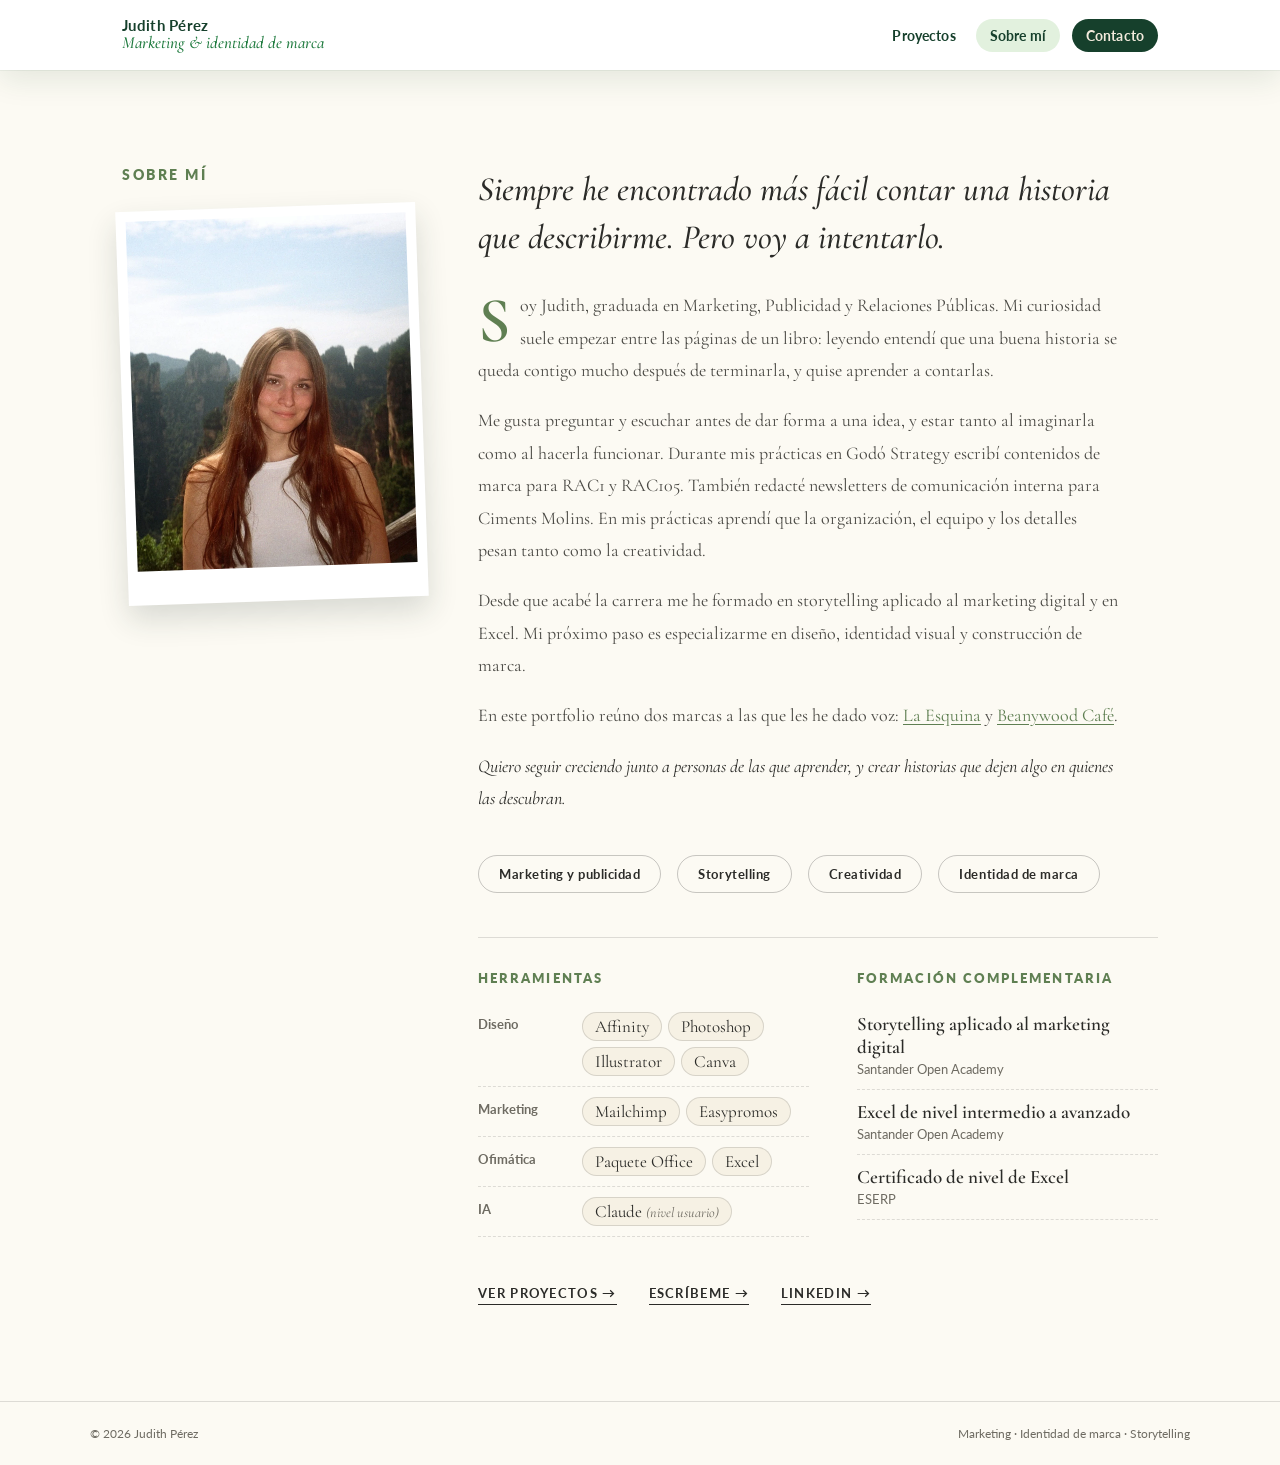
<file: sobre-mi.html>
<!DOCTYPE html>
<html lang="es">
<head>
  <meta charset="UTF-8" />
  <meta name="viewport" content="width=device-width, initial-scale=1.0" />
  <title>Sobre mí — Judith Pérez</title>
  <meta name="description" content="Judith Pérez, graduada en Marketing, Publicidad y Relaciones Públicas. Creatividad, storytelling e identidad de marca para darle voz a las marcas." />
  <link rel="preconnect" href="https://fonts.googleapis.com" />
  <link rel="preconnect" href="https://fonts.gstatic.com" crossorigin />
  <link rel="stylesheet" href="https://fonts.googleapis.com/css2?family=Cormorant+Garamond:ital,wght@0,400;0,500;0,600;1,400;1,500;1,600&family=Lato:ital,wght@0,400;0,700;1,400&display=swap" />
  <link rel="stylesheet" href="assets/styles/portfolio.css?v=20261125f" />
</head>
<body class="pf">

  <!-- NAV -->
  <header class="pf-nav">
    <div class="pf-nav__inner">
      <a href="index.html" class="pf-nav__name"><span>Judith Pérez</span><em>Marketing &amp; identidad de marca</em></a>
      <nav class="pf-nav__links" aria-label="Principal">
        <a href="proyectos.html" class="pf-nav__link">Proyectos</a>
        <a href="sobre-mi.html" class="pf-nav__link" aria-current="page">Sobre mí</a>
        <a href="contacto.html" class="pf-nav__link pf-nav__link--accent">Contacto</a>
      </nav>
    </div>
  </header>

  <main class="pf-main">

    <!-- SOBRE MÍ -->
    <section class="pf-about pf-about--page">
      <div class="pf-about__side">
        <h1 class="pf-about__label">Sobre mí</h1>
        <figure class="pf-about__photo">
          <img src="assets/images/sobre-mi/judith.webp" alt="Judith Pérez sonriendo en un mirador, con montañas de roca y bosque detrás" width="1968" height="1312" />
        </figure>
      </div>
      <div>
        <blockquote class="pf-about__quote">
          Siempre he encontrado más fácil contar una historia que describirme. Pero voy a intentarlo.
        </blockquote>
        <div class="pf-about__body">
          <p>Soy Judith, graduada en Marketing, Publicidad y Relaciones Públicas. Mi curiosidad suele empezar entre las páginas de un libro: leyendo entendí que una buena historia se queda contigo mucho después de terminarla, y quise aprender a contarlas.</p>
          <p>Me gusta preguntar y escuchar antes de dar forma a una idea, y estar tanto al imaginarla como al hacerla funcionar. Durante mis prácticas en Godó Strategy escribí contenidos de marca para RAC1 y RAC105. También redacté newsletters de comunicación interna para Ciments Molins. En mis prácticas aprendí que la organización, el equipo y los detalles pesan tanto como la creatividad.</p>
          <p>Desde que acabé la carrera me he formado en storytelling aplicado al marketing digital y en Excel. Mi próximo paso es especializarme en diseño, identidad visual y construcción de marca.</p>
          <p>En este portfolio reúno dos marcas a las que les he dado voz: <a href="libreria.html">La Esquina</a> y <a href="beanywood.html">Beanywood Café</a>.</p>
          <p class="pf-about__close">Quiero seguir creciendo junto a personas de las que aprender, y crear historias que dejen algo en quienes las descubran.</p>
        </div>
        <ul class="pf-skills">
          <li class="pf-skill">Marketing y publicidad</li>
          <li class="pf-skill">Storytelling</li>
          <li class="pf-skill">Creatividad</li>
          <li class="pf-skill">Identidad de marca</li>
        </ul>

        <div class="pf-tools">
          <section class="pf-tools__group" aria-labelledby="pf-tools-title">
            <h2 class="pf-tools__title" id="pf-tools-title">Herramientas</h2>
            <dl class="pf-tools__list">
              <div><dt>Diseño</dt><dd><span>Affinity</span><span>Photoshop</span><span>Illustrator</span><span>Canva</span></dd></div>
              <div><dt>Marketing</dt><dd><span>Mailchimp</span><span>Easypromos</span></dd></div>
              <div><dt>Ofimática</dt><dd><span>Paquete Office</span><span>Excel</span></dd></div>
              <div><dt>IA</dt><dd><span>Claude <em>(nivel usuario)</em></span></dd></div>
            </dl>
          </section>
          <section class="pf-tools__group" aria-labelledby="pf-courses-title">
            <h2 class="pf-tools__title" id="pf-courses-title">Formación complementaria</h2>
            <ul class="pf-courses">
              <li><strong>Storytelling aplicado al marketing digital</strong><span>Santander Open Academy</span></li>
              <li><strong>Excel de nivel intermedio a avanzado</strong><span>Santander Open Academy</span></li>
              <li><strong>Certificado de nivel de Excel</strong><span>ESERP</span></li>
            </ul>
          </section>
        </div>
        <div class="pf-page-links">
          <a href="proyectos.html" class="pf-link-cta">Ver proyectos →</a>
          <a href="mailto:Judy2002lainez@gmail.com" class="pf-link-cta">Escríbeme →</a>
          <a href="https://www.linkedin.com/in/judith-p%C3%A9rez-0028a71b9/" class="pf-link-cta" target="_blank" rel="noopener">LinkedIn →</a>
        </div>
      </div>
    </section>

  </main>

  <!-- FOOTER -->
  <footer class="pf-footer">
    <div class="pf-footer__inner">
      <span>© 2026 Judith Pérez</span>
      <span>Marketing · Identidad de marca · Storytelling</span>
    </div>
  </footer>

</body>
</html>
</file>
<file: assets/styles/portfolio.css>
/* ═══════════════════════════════════════════
   Judith Pérez — Portfolio creativo
   ═══════════════════════════════════════════ */

/* ── DESIGN TOKENS ── */
:root {
  --pf-paper:      #FCFAF3;
  --pf-paper-warm: #F6F1E4;
  --pf-blush:      #FFF8F8;
  --pf-sand:       #E4DCC8;
  --pf-ink:        #2B2B28;
  --pf-ink-soft:   #4A4944;
  --pf-muted:      #6E6B62;
  --pf-sage:       #5F7F52;
  --pf-sage-light: #C8D6BE;
  --pf-terracotta: #A8623E;
  --pf-line:       rgba(43,43,40,.15);
  --pf-line-strong: rgba(43,43,40,.25);

  --pf-serif: 'Cormorant Garamond', Georgia, serif;
  --pf-sans:  'Lato', 'Helvetica Neue', Arial, sans-serif;

  --pf-max: 1100px;
  --pf-gutter: 32px;
  --pf-transition: .15s ease;
}

/* ── RESET & BASE ── */
*, *::before, *::after { box-sizing: border-box; margin: 0; padding: 0; }

html { scroll-behavior: smooth; scroll-padding-top: 84px; }

body.pf {
  background: var(--pf-paper);
  color: var(--pf-ink);
  font-family: var(--pf-sans);
  overflow-x: hidden;
  min-height: 100vh;
  display: flex;
  flex-direction: column;
}
body.pf--paper-warm { background: var(--pf-paper-warm); }

/* Cada página: el contenido ocupa el alto disponible y el pie queda abajo */
.pf-main { flex: 1 0 auto; }
.pf-main--center { display: flex; align-items: center; justify-content: center; }

.pf ::selection { background: var(--pf-sage-light); color: var(--pf-ink); }
.pf a { color: var(--pf-terracotta); text-decoration: none; transition: color var(--pf-transition); }
.pf a:hover { color: var(--pf-sage); }
.pf :focus-visible { outline: 2px solid var(--pf-sage); outline-offset: 3px; }
.pf ul { list-style: none; }

.pf-wrap { max-width: var(--pf-max); margin: 0 auto; padding: 0 var(--pf-gutter); }
.pf-rule { border: 0; border-top: 1px solid var(--pf-line); }

.pf-eyebrow {
  font-family: var(--pf-sans);
  font-size: 12px;
  font-weight: 700;
  letter-spacing: .18em;
  text-transform: uppercase;
  color: var(--pf-sage);
  margin-bottom: 16px;
}

.pf-tag {
  font-family: var(--pf-sans);
  font-size: 11px;
  font-weight: 700;
  letter-spacing: .1em;
  text-transform: uppercase;
  color: var(--pf-terracotta);
}

.pf-link-cta {
  font-size: 13px;
  font-weight: 700;
  letter-spacing: .1em;
  text-transform: uppercase;
  padding-bottom: 3px;
  border-bottom: 1px solid currentColor;
}
.pf .pf-link-cta { color: var(--pf-ink); }
.pf .pf-link-cta:hover { color: var(--pf-sage); }

/* ── NAV ── */
.pf-nav {
  position: sticky;
  top: 0;
  z-index: 50;
  background: var(--pf-paper);
  border-bottom: 1px solid var(--pf-line);
}
.pf-nav__inner {
  max-width: var(--pf-max);
  margin: 0 auto;
  padding: 0 var(--pf-gutter);
  height: 84px;
  display: flex;
  align-items: center;
  justify-content: space-between;
  gap: 24px;
}
.pf .pf-nav__name {
  font-family: var(--pf-serif);
  font-style: italic;
  font-weight: 600;
  font-size: 26px;
  color: var(--pf-ink);
  white-space: nowrap;
}
.pf-nav__links { display: flex; gap: 32px; align-items: center; }
.pf .pf-nav__link {
  font-size: 12px;
  font-weight: 700;
  letter-spacing: .12em;
  text-transform: uppercase;
  color: var(--pf-ink);
}
.pf .pf-nav__link:hover { color: var(--pf-sage); }
.pf .pf-nav__link--accent { color: var(--pf-sage); }
.pf .pf-nav__link--accent,
.pf .pf-nav__link[aria-current="page"] {
  border-bottom: 1px solid currentColor;
  padding-bottom: 2px;
}
.pf .pf-nav__link[aria-current="page"] { color: var(--pf-sage); }

/* ── HERO ── */
.pf-hero {
  max-width: var(--pf-max);
  margin: 0 auto;
  padding: 96px var(--pf-gutter) 80px;
  background: var(--pf-blush);
}
.pf-hero__eyebrow { margin-bottom: 28px; }
.pf-hero__title {
  font-family: var(--pf-serif);
  font-weight: 500;
  font-style: italic;
  font-size: clamp(44px, 8vw, 76px);
  line-height: 1.08;
  color: var(--pf-ink);
  margin-bottom: 32px;
  max-width: 820px;
}
.pf-hero__row { display: flex; gap: 56px; align-items: flex-end; flex-wrap: wrap; }
.pf-hero__lead {
  font-size: 18px;
  line-height: 1.75;
  color: var(--pf-ink-soft);
  max-width: 440px;
}

/* ── INICIO: PROYECTO DESTACADO Y ACCESOS ── */
.pf-featured { background: var(--pf-paper-warm); padding: 80px 0; }
.pf .pf-featured__card {
  display: grid;
  grid-template-columns: minmax(0, 1.1fr) minmax(0, 1fr);
  gap: 48px;
  align-items: center;
  color: var(--pf-ink);
}
.pf-featured__media { aspect-ratio: 4 / 3; overflow: hidden; }
.pf-featured__card:hover .pf-media { border-color: var(--pf-ink); }
.pf-featured__body { display: flex; flex-direction: column; align-items: flex-start; }
.pf-featured__title {
  font-family: var(--pf-serif);
  font-style: italic;
  font-weight: 500;
  font-size: clamp(32px, 4.5vw, 44px);
  line-height: 1.1;
  margin-bottom: 12px;
}
.pf-featured__body .pf-tag { margin-bottom: 20px; }
.pf-featured__text {
  font-size: 16px;
  line-height: 1.75;
  color: var(--pf-ink-soft);
  margin-bottom: 24px;
  max-width: 440px;
}
.pf .pf-featured__card:hover,
.pf .pf-teaser:hover { color: var(--pf-ink); }
.pf-featured__card:hover .pf-card__more,
.pf-teaser:hover .pf-card__more { color: var(--pf-sage); }

.pf-teasers {
  display: grid;
  grid-template-columns: repeat(2, minmax(0, 1fr));
  gap: 40px;
  padding-top: 80px;
  padding-bottom: 96px;
}
.pf .pf-teaser {
  display: flex;
  flex-direction: column;
  align-items: flex-start;
  padding-top: 24px;
  border-top: 1px solid var(--pf-line);
  color: var(--pf-ink);
}
.pf-teaser__title {
  font-family: var(--pf-serif);
  font-style: italic;
  font-weight: 500;
  font-size: clamp(26px, 3.4vw, 32px);
  line-height: 1.25;
  margin-bottom: 20px;
}

/* ── SOBRE MÍ ── */
.pf-about {
  max-width: var(--pf-max);
  margin: 0 auto;
  padding: 80px var(--pf-gutter);
  display: grid;
  grid-template-columns: 220px 1fr;
  gap: 56px;
}
.pf-about__label {
  font-family: var(--pf-sans);
  font-size: 14px;
  font-weight: 800;
  letter-spacing: .18em;
  text-transform: uppercase;
  color: var(--pf-sage);
}
.pf-about__quote {
  font-family: var(--pf-serif);
  font-style: italic;
  font-weight: 500;
  font-size: clamp(26px, 3.4vw, 34px);
  line-height: 1.4;
  color: var(--pf-ink);
  margin-bottom: 28px;
  max-width: 680px;
}
.pf-about__text {
  font-family: var(--pf-serif);
  font-size: 16px;
  line-height: 1.8;
  color: var(--pf-ink-soft);
  max-width: 600px;
  margin-bottom: 40px;
}
.pf-about--page { padding-top: 96px; padding-bottom: 96px; }
.pf-about__body { max-width: 640px; margin-bottom: 40px; font-family: var(--pf-serif); font-size: 18px; line-height: 1.8; color: var(--pf-ink-soft); }
.pf-about__body p + p { margin-top: 18px; }
.pf-about__body p:first-child::first-letter { float: left; margin: 6px 10px 0 0; font-size: 64px; line-height: .8; font-weight: 600; color: var(--pf-sage); }
.pf-about__close { font-style: italic; color: var(--pf-ink); }
.pf-about__body a { color: var(--pf-sage); text-decoration: underline; text-underline-offset: 3px; }
.pf-about__body a:hover { color: var(--pf-terracotta); }
.pf-about--page { grid-template-columns: minmax(0, 300px) minmax(0, 1fr); align-items: start; }
.pf-about__side { position: sticky; top: 110px; }
.pf-about__photo { margin: 24px 0 0; padding: 10px 10px 34px; background: #fff; box-shadow: 0 14px 30px rgba(34,48,42,.16); rotate: -2deg; transition: rotate .4s ease, scale .4s ease; }
.pf-about__photo:hover { rotate: 0deg; scale: 1.02; }
.pf-about__photo img { display: block; width: 100%; height: auto; aspect-ratio: 4 / 5; object-fit: cover; object-position: 52% 40%; }
@media (max-width: 760px) {
  .pf-about__side { position: static; }
  .pf-about__photo { max-width: 300px; }
}
.pf-page-links { display: flex; gap: 32px; flex-wrap: wrap; margin-top: 48px; }
.pf-skills { display: flex; gap: 16px; flex-wrap: wrap; }
.pf-skill {
  border: 1px solid var(--pf-line-strong);
  border-radius: 999px;
  padding: 10px 20px;
  font-size: 13px;
  font-weight: 700;
  letter-spacing: .04em;
  color: var(--pf-ink);
}

/* ── PROYECTOS ── */
.pf-projects { background: var(--pf-paper-warm); padding: 80px 0 96px; }
.pf-projects__header { margin-bottom: 64px; }
.pf-projects__title {
  font-family: var(--pf-serif);
  font-style: italic;
  font-weight: 500;
  font-size: clamp(34px, 5vw, 44px);
  color: var(--pf-ink);
  margin-bottom: 12px;
  line-height: 1.15;
}
.pf-projects__note { font-size: 14px; color: var(--pf-muted); }

.pf-grid {
  display: grid;
  grid-template-columns: repeat(auto-fit, minmax(280px, 1fr));
  gap: 40px;
}

.pf-media {
  width: 100%;
  background: var(--pf-sand);
  border: 1px solid var(--pf-line);
  border-radius: 4px;
  display: flex;
  align-items: center;
  justify-content: center;
  transition: border-color var(--pf-transition);
}
.pf-media--card { aspect-ratio: 4 / 3; margin-bottom: 20px; }
.pf-media--wide { aspect-ratio: 16 / 7; margin-bottom: 40px; }
.pf-media__label { font-size: 12px; letter-spacing: .04em; color: rgba(43,43,40,.55); }
.pf-media__label[hidden], .pf-media__img[hidden] { display: none; }
.pf-media:has(.pf-media__img:not([hidden])) { overflow: hidden; }
.pf-media__img {
  display: block;
  width: 100%;
  height: 100%;
  object-fit: cover;
  object-position: center 30%;
}
.pf-media__img--contain { object-fit: contain; object-position: center; }
.pf-media__img--beany { object-position: center 62%; }

/* Portada provisional de La Esquina Doblada (verde botella + esquina doblada) */
.pf-media--esquina {
  position: relative;
  overflow: hidden;
  background: #1F4D3A;
  border-color: #1F4D3A;
  padding: 24px;
  clip-path: polygon(0 0, calc(100% - 44px) 0, 100% 44px, 100% 100%, 0 100%);
}
.pf-media--esquina::after {
  content: "";
  position: absolute;
  top: 0; right: 0;
  width: 44px; height: 44px;
  background: linear-gradient(to bottom left, transparent 50%, #D8CBB0 50%);
  border-bottom-left-radius: 6px;
}
.pf-media--esquina span {
  font-family: 'Fraunces', Georgia, serif;
  font-variation-settings: 'SOFT' 100, 'opsz' 144;
  font-weight: 600;
  font-size: clamp(30px, 3.4vw, 40px);
  line-height: .98;
  color: #F3EBDD;
  text-align: center;
}
.pf-media--esquina em { display: block; font-style: italic; font-weight: 400; color: #C9A97A; }

.pf-card {
  all: unset;
  display: flex;
  flex-direction: column;
  align-items: flex-start;
  cursor: pointer;
  text-align: left;
}
.pf-card:focus-visible { outline: 2px solid var(--pf-sage); outline-offset: 6px; }
.pf-card:hover .pf-media { border-color: var(--pf-ink); }
.pf-card__number {
  font-family: var(--pf-serif);
  font-style: italic;
  font-size: 14px;
  color: var(--pf-sage);
  margin-bottom: 8px;
}
.pf-card__title {
  font-family: var(--pf-serif);
  font-weight: 600;
  font-size: 28px;
  color: var(--pf-ink);
  line-height: 1.15;
  margin-bottom: 10px;
}
.pf-card .pf-tag { margin-bottom: 14px; }
.pf-card__more {
  font-size: 13px;
  font-weight: 700;
  letter-spacing: .08em;
  text-transform: uppercase;
  color: var(--pf-ink);
  border-bottom: 1px solid currentColor;
  padding-bottom: 2px;
  transition: color var(--pf-transition);
}
.pf-card:hover .pf-card__more { color: var(--pf-sage); }

/* ── MODAL ── */
.pf-modal {
  border: 0;
  padding: 0;
  background: transparent;
  max-width: min(820px, calc(100vw - 64px));
  width: 100%;
  max-height: 88vh;
  margin: auto;
  color: var(--pf-ink);
}
.pf-modal::backdrop { background: rgba(43,43,40,.55); }
.pf-modal__panel {
  background: var(--pf-paper);
  border-radius: 6px;
  padding: 56px;
  max-height: 88vh;
  overflow-y: auto;
}
.pf-modal__head {
  display: flex;
  justify-content: space-between;
  align-items: flex-start;
  gap: 24px;
  margin-bottom: 32px;
}
.pf-modal__number {
  font-family: var(--pf-serif);
  font-style: italic;
  font-size: 15px;
  color: var(--pf-sage);
  margin-bottom: 10px;
}
.pf-modal__title {
  font-family: var(--pf-serif);
  font-weight: 600;
  font-size: clamp(30px, 4vw, 38px);
  line-height: 1.15;
  margin-bottom: 12px;
}
.pf-modal__close {
  all: unset;
  cursor: pointer;
  font-family: var(--pf-sans);
  font-size: 22px;
  line-height: 1;
  padding: 4px 8px;
  color: var(--pf-ink);
}
.pf-modal__close:focus-visible { outline: 2px solid var(--pf-sage); outline-offset: 2px; }
.pf-modal__grid { display: grid; grid-template-columns: 1fr 1fr; gap: 36px 40px; }
.pf-modal__label {
  font-family: var(--pf-sans);
  font-size: 11px;
  font-weight: 700;
  letter-spacing: .12em;
  text-transform: uppercase;
  color: var(--pf-sage);
  margin-bottom: 8px;
}
.pf-modal__text { font-size: 16px; line-height: 1.7; color: var(--pf-ink-soft); }

.pf-gallery {
  display: grid;
  grid-template-columns: repeat(2, 1fr);
  gap: 16px;
  margin-top: 40px;
}
.pf-gallery[hidden] { display: none; }
.pf-gallery__item {
  aspect-ratio: 4 / 5;
  background: var(--pf-sand);
  border: 1px solid var(--pf-line);
  border-radius: 4px;
  overflow: hidden;
}
.pf-gallery__img { display: block; width: 100%; height: 100%; object-fit: cover; }

.pf-modal__note {
  margin-top: 32px;
  padding-top: 16px;
  border-top: 1px solid var(--pf-line);
  font-size: 12px;
  line-height: 1.6;
  color: var(--pf-muted);
}
.pf-modal__note:empty { display: none; }

/* ── CONTACTO ── */
.pf-contact {
  max-width: 704px;
  margin: 0 auto;
  padding: 100px var(--pf-gutter);
  text-align: center;
}
.pf-contact__eyebrow { margin-bottom: 24px; }
.pf-contact__title {
  font-family: var(--pf-serif);
  font-style: italic;
  font-weight: 500;
  font-size: clamp(36px, 6vw, 48px);
  line-height: 1.15;
  color: var(--pf-ink);
  margin-bottom: 24px;
}
.pf-contact__text { font-size: 16px; line-height: 1.8; color: var(--pf-ink-soft); margin-bottom: 40px; }
.pf .pf-contact__mail {
  font-family: var(--pf-serif);
  font-style: italic;
  font-size: clamp(20px, 4vw, 26px);
  color: var(--pf-terracotta);
  border-bottom: 1px solid currentColor;
  padding-bottom: 4px;
  overflow-wrap: anywhere;
}
.pf .pf-contact__mail:hover { color: var(--pf-sage); }
.pf-socials { display: flex; gap: 28px; justify-content: center; flex-wrap: wrap; margin-top: 40px; }
.pf .pf-socials__link {
  font-size: 12px;
  font-weight: 700;
  letter-spacing: .1em;
  text-transform: uppercase;
  color: var(--pf-muted);
  border-bottom: 1px solid rgba(43,43,40,.2);
}
.pf .pf-socials__link:hover { color: var(--pf-sage); }

/* ── FOOTER ── */
.pf-footer { border-top: 1px solid var(--pf-line); padding: 24px var(--pf-gutter); }
.pf-footer__inner {
  max-width: var(--pf-max);
  margin: 0 auto;
  display: flex;
  justify-content: space-between;
  flex-wrap: wrap;
  gap: 8px;
  font-size: 12px;
  color: var(--pf-muted);
}

/* ── RESPONSIVE ── */
@media (max-width: 760px) {
  :root { --pf-gutter: 16px; }
  html { scroll-padding-top: 120px; }

  .pf-nav__inner { height: auto; padding-top: 16px; padding-bottom: 16px; flex-wrap: wrap; gap: 12px 24px; }
  .pf-nav__links { gap: 20px; }

  .pf-hero { padding-top: 64px; padding-bottom: 56px; }
  .pf-hero__row { gap: 32px; }

  .pf-about { grid-template-columns: 1fr; gap: 24px; padding-top: 56px; padding-bottom: 56px; }

  .pf-featured { padding: 56px 0; }
  .pf .pf-featured__card { grid-template-columns: 1fr; gap: 24px; }
  .pf-teasers { grid-template-columns: 1fr; gap: 32px; padding-top: 56px; padding-bottom: 72px; }

  .pf-projects { padding: 56px 0 72px; }
  .pf-projects__header { margin-bottom: 40px; }
  .pf-grid { grid-template-columns: 1fr; }

  .pf-modal { max-width: calc(100vw - 32px); }
  .pf-modal__panel { padding: 28px 24px; }
  .pf-modal__grid { grid-template-columns: 1fr; gap: 28px; }
  .pf-media--wide { margin-bottom: 28px; }

  .pf-contact { padding-top: 72px; padding-bottom: 72px; }
}

/* ═══════════════════════════════════════════
   Inicio: portada a pantalla completa
   Fondo de páginas de libro en verde tinta, nombre arriba,
   frase en el centro, contacto abajo a la izquierda y foto abajo a la derecha.
   ═══════════════════════════════════════════ */
.hm-hero {
  --hm-cream: #F3EBDD;
  --hm-ochre: #C9A97A;
  position: relative;
  display: grid;
  grid-template-rows: auto 1fr auto;
  min-height: 100vh;
  min-height: 100svh;
  padding: clamp(20px, 3vw, 36px) clamp(20px, 4vw, 48px);
  color: var(--hm-cream);
  background:
    linear-gradient(180deg, rgba(16,30,23,.82), rgba(16,30,23,.9)),
    url("../images/libreria/paginas-dobladas.jpg") center / cover no-repeat,
    #10241B;
  overflow: hidden;
}
.hm-hero a { color: inherit; }
.hm-hero__top { display: flex; justify-content: space-between; align-items: flex-start; gap: 24px; }
.hm-hero__name { display: flex; flex-direction: column; line-height: 1.15; text-decoration: none; }
.hm-hero__name span { font-family: var(--pf-sans); font-weight: 700; font-size: 16px; letter-spacing: .02em; }
.hm-hero__name em { font-family: var(--pf-serif); font-style: italic; font-size: 20px; color: var(--hm-ochre); }
.hm-hero__nav { display: flex; gap: clamp(14px, 2.4vw, 32px); font-family: var(--pf-sans); font-size: 14px; letter-spacing: .04em; }
.hm-hero__nav a { text-decoration: none; border-bottom: 1px solid transparent; padding-bottom: 2px; transition: border-color .2s ease, color .2s ease; }
.hm-hero__nav a:hover { color: var(--hm-ochre); border-bottom-color: currentColor; }

.hm-hero__center { align-self: center; justify-self: center; width: min(720px, 100%); text-align: left; }
.hm-hero__title { font-family: var(--pf-serif); font-weight: 500; font-size: clamp(40px, 6.4vw, 84px); line-height: 1.02; letter-spacing: -.01em; color: var(--hm-cream); }
.hm-hero__title em { font-style: italic; color: var(--hm-ochre); }
.hm-hero__lead { max-width: 460px; margin-top: 22px; font-family: var(--pf-sans); font-size: 16px; line-height: 1.6; color: rgba(243,235,221,.8); }

.hm-hero__contact { list-style: none; align-self: end; display: grid; gap: 6px; font-family: var(--pf-serif); font-size: 18px; }
.hm-hero__contact b { display: inline-block; width: 22px; font-family: var(--pf-sans); font-size: 13px; font-weight: 700; color: var(--hm-ochre); }
.hm-hero__contact a { text-decoration: none; border-bottom: 1px solid rgba(243,235,221,.25); }
.hm-hero__contact a:hover { color: var(--hm-ochre); border-bottom-color: currentColor; }

.hm-hero__photo {
  position: absolute;
  right: clamp(20px, 4vw, 48px);
  bottom: clamp(20px, 3vw, 36px);
  width: clamp(120px, 14vw, 190px);
  padding: 7px 7px 0;
  background: #FFFDF8;
  box-shadow: 0 0 0 1.5px var(--hm-ochre), 0 18px 40px rgba(0,0,0,.4);
  text-decoration: none;
  rotate: 3deg;
  transition: rotate .4s ease, scale .4s ease;
}
.hm-hero__photo:hover { rotate: 0deg; scale: 1.04; }
.hm-hero__photo img { display: block; width: 100%; height: auto; aspect-ratio: 1; object-fit: cover; object-position: 52% 35%; }
.hm-hero__photo span { display: block; padding: 6px 0 8px; text-align: center; font-family: var(--pf-serif); font-style: italic; font-size: 15px; color: #2B2B28; }

.hm-hero__down { position: absolute; left: 50%; bottom: clamp(18px, 3vw, 30px); translate: -50% 0; width: 40px; color: var(--hm-cream); animation: hm-bob 2.4s ease-in-out infinite; }
.hm-hero__down svg { display: block; width: 100%; height: auto; }
@keyframes hm-bob { 0%, 100% { translate: -50% 0; } 50% { translate: -50% 6px; } }

html:has(.pf--home) { scroll-behavior: smooth; }
.hm-projects { scroll-margin-top: 0; }
.hm-about { padding-bottom: 80px; }

@media (prefers-reduced-motion: reduce) {
  .hm-hero__down { animation: none; }
  html:has(.pf--home) { scroll-behavior: auto; }
}

@media (max-width: 700px) {
  .hm-hero__top { flex-direction: column; gap: 14px; }
  .hm-hero__center { padding: 40px 0 24px; }
  .hm-hero__contact { font-size: 16px; padding-bottom: 150px; }
  .hm-hero__photo { width: 120px; }
  .hm-hero__down { display: none; }
}

/* ── Inicio: fondo de humo verde claro (sustituye al de páginas en verde tinta) ── */
.hm-hero {
  --hm-ink: #16402C;
  --hm-green: #1E7A3E;
  color: var(--hm-ink);
  background:
    radial-gradient(70% 60% at 45% 50%, rgba(255,255,255,.78), rgba(255,255,255,.35) 60%, rgba(255,255,255,.1)),
    url("../images/inicio/humo-verde.jpg") center / cover no-repeat,
    #E6F4E3;
}
.hm-hero__name em { color: var(--hm-green); }
.hm-hero__nav a:hover { color: var(--hm-green); }
.hm-hero__title { color: var(--hm-ink); }
.hm-hero__title em { color: var(--hm-green); }
.hm-hero__lead { color: rgba(22,64,44,.85); }
.hm-hero__contact b { color: var(--hm-green); }
.hm-hero__contact a { border-bottom-color: rgba(22,64,44,.3); }
.hm-hero__contact a:hover { color: var(--hm-green); }
.hm-hero__contact li { width: fit-content; padding: 2px 10px 2px 6px; border-radius: 999px; background: rgba(255,255,255,.6); }
.hm-hero__down { color: var(--hm-ink); }
.hm-hero__photo { box-shadow: 0 0 0 1.5px var(--hm-green), 0 18px 40px rgba(22,64,44,.25); }
.hm-hero__nav { padding: 8px 18px; border-radius: 999px; background: rgba(255,255,255,.72); -webkit-backdrop-filter: blur(6px); backdrop-filter: blur(6px); font-weight: 700; }
.hm-hero__name { padding: 6px 14px 8px; border-radius: 16px; background: rgba(255,255,255,.6); }

/* ═══ Inicio: humo muy difuminado y estética verde claro en toda la página ═══ */
body.pf--home {
  --hm-mint: #EEF7EC;
  --hm-mint-2: #E2F1DE;
  background: var(--hm-mint);
}
/* El humo pasa a una capa propia, muy desenfocada */
.hm-hero { isolation: isolate; background: var(--hm-mint, #EEF7EC); }
.hm-hero::before {
  content: "";
  position: absolute;
  inset: -12%;
  z-index: -2;
  background: url("../images/inicio/humo-verde.jpg") center / cover no-repeat;
  filter: blur(48px) saturate(.85);
  opacity: .75;
}
/* Velo claro y fundido hacia el resto de la página */
.hm-hero::after {
  content: "";
  position: absolute;
  inset: 0;
  z-index: -1;
  background:
    radial-gradient(70% 60% at 45% 48%, rgba(255,255,255,.7), rgba(255,255,255,.2) 65%, transparent),
    linear-gradient(to bottom, transparent 70%, var(--hm-mint, #EEF7EC));
}
/* Con el fondo tan suave ya no hacen falta las etiquetas blancas */
.hm-hero__nav, .hm-hero__name, .hm-hero__contact li { background: none; -webkit-backdrop-filter: none; backdrop-filter: none; padding-left: 0; padding-right: 0; }
.hm-hero__nav { padding: 0; }

/* Proyectos y Sobre mí con la misma atmósfera */
.pf--home .hm-projects { background: transparent; padding-top: clamp(48px, 7vw, 88px); }
.pf--home .pf-eyebrow { color: #1E7A3E; }
.pf--home .pf-projects__title { color: #16402C; }
.pf--home .pf-card {
  padding: 14px 14px 20px;
  border-radius: 22px;
  background: rgba(255,255,255,.55);
  box-shadow: 0 1px 0 rgba(255,255,255,.8) inset, 0 18px 40px rgba(22,64,44,.08);
  transition: translate .3s ease, box-shadow .3s ease;
}
.pf--home .pf-card:hover { translate: 0 -4px; box-shadow: 0 1px 0 rgba(255,255,255,.8) inset, 0 26px 50px rgba(22,64,44,.14); }
.pf--home .pf-card .pf-media { border-radius: 14px; overflow: hidden; }
.pf--home .pf-card__title { color: #16402C; }
.pf--home .pf-tag { color: #1E7A3E; }
.pf--home .pf-card__more { color: #16402C; }
.pf--home .pf-teaser {
  border: 0;
  border-radius: 22px;
  padding: clamp(28px, 4vw, 44px);
  background: linear-gradient(135deg, rgba(255,255,255,.65), rgba(226,241,222,.7));
  box-shadow: 0 18px 40px rgba(22,64,44,.08);
}
.pf--home .pf-teaser__title { color: #16402C; }
.pf--home .pf-footer { background: transparent; border-top: 1px solid rgba(22,64,44,.12); color: #2F5B43; }

/* Inicio: subtítulo del nombre en blanco, con una sombra suave para que se lea */
.hm-hero__name em { color: #FFFFFF; text-shadow: 0 1px 2px rgba(22,64,44,.35), 0 2px 14px rgba(22,64,44,.35); }
@media (max-width: 700px) { .hm-hero__contact { padding-bottom: 0; } }

/* Inicio: botón «Ver proyectos» de la portada */
.hm-hero__btn {
  display: inline-flex;
  align-items: center;
  gap: 10px;
  margin-top: 30px;
  padding: 15px 30px;
  border-radius: 999px;
  background: #16402C;
  color: #F3EBDD !important;
  font-family: var(--pf-sans);
  font-size: 15px;
  font-weight: 700;
  letter-spacing: .06em;
  text-transform: uppercase;
  text-decoration: none;
  box-shadow: 0 14px 30px rgba(22,64,44,.22);
  transition: translate .25s ease, box-shadow .25s ease, background-color .25s ease;
}
.hm-hero__btn span { font-size: 17px; transition: translate .25s ease; }
.hm-hero__btn:hover, .hm-hero__btn:focus-visible { background: #1E7A3E; translate: 0 -2px; box-shadow: 0 18px 36px rgba(22,64,44,.28); }
.hm-hero__btn:hover span { translate: 0 3px; }
.hm-hero__btn:focus-visible { outline: 3px solid #1E7A3E; outline-offset: 3px; }

/* Inicio: subtítulo del nombre en verde oscuro (sustituye al blanco) */
.hm-hero__name em { color: #16402C; text-shadow: none; }
/* Botón «Ver proyectos»: algo más pequeño y centrado */
.hm-hero__btn { display: flex; width: fit-content; margin: 26px auto 0; padding: 11px 22px; font-size: 13px; gap: 8px; }
.hm-hero__btn span { font-size: 15px; }

/* Inicio: franja «Qué hago» */
.hm-do { padding-top: clamp(56px, 8vw, 96px); }
.hm-do__list { list-style: none; display: grid; grid-template-columns: repeat(3, minmax(0, 1fr)); gap: clamp(16px, 2.4vw, 28px); margin-top: 18px; }
.hm-do__item { padding: 26px 26px 28px; border-radius: 22px; background: rgba(255,255,255,.55); box-shadow: 0 1px 0 rgba(255,255,255,.8) inset, 0 18px 40px rgba(22,64,44,.07); }
.hm-do__num { display: block; font-family: var(--pf-serif); font-style: italic; font-size: 34px; line-height: 1; color: #1E7A3E; margin-bottom: 14px; }
.hm-do__title { font-family: var(--pf-serif); font-weight: 600; font-size: 24px; line-height: 1.15; color: #16402C; margin-bottom: 8px; }
.hm-do__item p { font-family: var(--pf-sans); font-size: 15px; line-height: 1.6; color: rgba(22,64,44,.8); }

/* Inicio: cierre para contactar */
.hm-contact { max-width: var(--pf-max); margin: 0 auto; padding: clamp(48px, 7vw, 88px) var(--pf-gutter) clamp(64px, 9vw, 110px); text-align: center; }
.hm-contact__title { font-family: var(--pf-serif); font-weight: 500; font-size: clamp(36px, 5vw, 60px); line-height: 1.05; color: #16402C; }
.hm-contact__title em { font-style: italic; color: #1E7A3E; }
.hm-contact .hm-hero__btn { margin-top: 26px; }
.hm-contact__link { display: inline-block; margin-top: 16px; font-family: var(--pf-serif); font-style: italic; font-size: 18px; color: #16402C; text-decoration: underline; text-underline-offset: 4px; text-decoration-color: rgba(22,64,44,.35); }
.hm-contact__link:hover { color: #1E7A3E; }
.pf--home .hm-about { padding-bottom: 0; }

@media (max-width: 760px) {
  .hm-do__list { grid-template-columns: 1fr; }
}

/* Sobre mí: herramientas y formación complementaria */
.pf-tools { display: grid; grid-template-columns: minmax(0, 1.1fr) minmax(0, 1fr); gap: clamp(24px, 4vw, 48px); margin-top: 44px; padding-top: 32px; border-top: 1px solid var(--pf-line); max-width: 760px; }
.pf-tools__title { font-family: var(--pf-sans); font-size: 13px; font-weight: 800; letter-spacing: .16em; text-transform: uppercase; color: var(--pf-sage); margin-bottom: 16px; }
.pf-tools__list div { display: grid; grid-template-columns: 92px minmax(0, 1fr); gap: 12px; padding: 10px 0; border-bottom: 1px dashed var(--pf-line); }
.pf-tools__list dt { font-family: var(--pf-sans); font-size: 13px; font-weight: 700; color: var(--pf-muted); padding-top: 4px; }
.pf-tools__list dd { display: flex; flex-wrap: wrap; gap: 6px; }
.pf-tools__list dd span { padding: 3px 12px; border-radius: 999px; background: var(--pf-paper-warm); border: 1px solid var(--pf-line); font-family: var(--pf-serif); font-size: 17px; color: var(--pf-ink); }
.pf-tools__list dd em { font-size: 14px; color: var(--pf-muted); }
.pf-courses { list-style: none; }
.pf-courses li { display: flex; flex-direction: column; padding: 10px 0 12px; border-bottom: 1px dashed var(--pf-line); }
.pf-courses strong { font-family: var(--pf-serif); font-weight: 600; font-size: 19px; line-height: 1.25; color: var(--pf-ink); }
.pf-courses span { font-family: var(--pf-sans); font-size: 13px; color: var(--pf-muted); margin-top: 2px; }
@media (max-width: 760px) { .pf-tools { grid-template-columns: 1fr; } }

/* ═══ Barra superior (todas las páginas menos Inicio) ═══
   Más fina, translúcida y con el mismo nombre + subtítulo que la portada. */
.pf-nav {
  background: rgba(252,250,243,.82);
  -webkit-backdrop-filter: blur(10px) saturate(1.2);
          backdrop-filter: blur(10px) saturate(1.2);
  border-bottom: 1px solid rgba(22,64,44,.08);
}
.pf-nav__inner { height: 70px; }
.pf .pf-nav__name { display: flex; flex-direction: column; line-height: 1.1; font-style: normal; }
.pf .pf-nav__name span { font-family: var(--pf-sans); font-weight: 700; font-size: 15px; letter-spacing: .02em; color: #16402C; }
.pf .pf-nav__name em { font-family: var(--pf-serif); font-style: italic; font-weight: 500; font-size: 17px; color: #1E7A3E; }
.pf-nav__links { gap: 6px; }
.pf .pf-nav__link {
  padding: 8px 14px;
  border: 0;
  border-radius: 999px;
  font-size: 14px;
  font-weight: 700;
  letter-spacing: .01em;
  text-transform: none;
  color: #16402C;
  transition: background-color .2s ease, color .2s ease;
}
.pf .pf-nav__link:hover { background: #E2F1DE; color: #16402C; }
.pf .pf-nav__link[aria-current="page"] { background: #E2F1DE; color: #16402C; border: 0; padding-bottom: 8px; }
.pf .pf-nav__link--accent { margin-left: 6px; background: #16402C; color: #F3EBDD; border: 0; padding-bottom: 8px; }
.pf .pf-nav__link--accent:hover, .pf .pf-nav__link--accent[aria-current="page"] { background: #1E7A3E; color: #F3EBDD; }
@media (max-width: 760px) {
  .pf-nav__inner { height: auto; padding-top: 12px; padding-bottom: 12px; }
  .pf-nav__links { gap: 4px; }
  .pf .pf-nav__link { padding: 7px 11px; font-size: 13px; }
}

/* Barra superior en verde oscuro: destaca y encaja con todas las páginas */
.pf-nav {
  background: rgba(22,64,44,.96);
  border-bottom: 1px solid rgba(201,226,196,.18);
  box-shadow: 0 8px 24px rgba(22,64,44,.18);
}
.pf .pf-nav__name span { color: #F3EBDD; }
.pf .pf-nav__name em { color: #A9D3A8; }
.pf .pf-nav__link { color: #F3EBDD; }
.pf .pf-nav__link:hover { background: rgba(243,235,221,.12); color: #FFFFFF; }
.pf .pf-nav__link[aria-current="page"] { background: rgba(169,211,168,.22); color: #FFFFFF; }
.pf .pf-nav__link--accent { background: #A9D3A8; color: #16402C; }
.pf .pf-nav__link--accent:hover, .pf .pf-nav__link--accent[aria-current="page"] { background: #F3EBDD; color: #16402C; }
.pf .pf-nav__link:focus-visible { outline: 2px solid #A9D3A8; outline-offset: 2px; }
.pf-nav { border-bottom: 2px solid rgba(169,211,168,.6); }

/* Barra superior: blanca, casi opaca, flotando con sombra suave (sustituye a la verde) */
.pf-nav {
  background: rgba(255,255,255,.94);
  -webkit-backdrop-filter: blur(10px) saturate(1.2);
          backdrop-filter: blur(10px) saturate(1.2);
  border-bottom: 0;
  box-shadow: 0 1px 0 rgba(22,64,44,.06), 0 10px 30px rgba(22,64,44,.10);
}
.pf .pf-nav__name span { color: #16402C; }
.pf .pf-nav__name em { color: #1E7A3E; }
.pf .pf-nav__link { color: #16402C; }
.pf .pf-nav__link:hover { background: #E2F1DE; color: #16402C; }
.pf .pf-nav__link[aria-current="page"] { background: #E2F1DE; color: #16402C; }
.pf .pf-nav__link--accent { background: #16402C; color: #F3EBDD; }
.pf .pf-nav__link--accent:hover, .pf .pf-nav__link--accent[aria-current="page"] { background: #1E7A3E; color: #F3EBDD; }
.pf .pf-nav__link:focus-visible { outline: 2px solid #1E7A3E; outline-offset: 2px; }

/* ═══════════════════════════════════════════
   Estilo «estudio»: rejilla de proyectos con imagen grande,
   filtros en pastilla y datos pequeños debajo (página Proyectos)
   ═══════════════════════════════════════════ */
body.pf--work { background: #EAE5DC; }
.wk { max-width: 1320px; margin: 0 auto; padding: 28px clamp(16px, 2vw, 24px) 80px; }
.wk__title { position: absolute; width: 1px; height: 1px; overflow: hidden; clip: rect(0 0 0 0); }

.wk-filters { display: flex; flex-wrap: wrap; gap: 8px; margin-bottom: 18px; }
.wk-filter {
  padding: 8px 14px;
  border: 0;
  border-radius: 4px;
  background: #D6D0C5;
  color: #FFFFFF;
  font-family: var(--pf-sans);
  font-size: 13px;
  font-weight: 700;
  cursor: pointer;
  transition: background-color .2s ease, color .2s ease;
}
.wk-filter:hover { background: #C3BCAF; }
.wk-filter.is-active { background: #16402C; color: #FFFFFF; }
.wk-filter:focus-visible { outline: 2px solid #16402C; outline-offset: 2px; }

.wk-grid { display: grid; grid-template-columns: repeat(12, minmax(0, 1fr)); gap: 10px; align-items: start; }
.wk-item { display: block; text-decoration: none; color: #1A1A18; }
.wk-item[hidden] { display: none; }
.wk-item--wide { grid-column: span 8; }
.wk-item--tall { grid-column: span 4; }
.wk-item__media { position: relative; display: block; overflow: hidden; background: #D6D0C5; }
.wk-item__media img { display: block; width: 100%; height: auto; object-fit: cover; transition: scale .8s cubic-bezier(.2,.7,.2,1); }
.wk-item--wide .wk-item__media img { aspect-ratio: 3 / 2; object-position: 40% 50%; }
.wk-item--tall .wk-item__media img { aspect-ratio: 2 / 3; }
.wk-item:hover .wk-item__media img { scale: 1.04; }

/* Capa al pasar el cursor: etiquetas arriba y «Ver caso» en el centro */
.wk-item__over {
  position: absolute;
  inset: 0;
  display: flex;
  align-items: center;
  justify-content: center;
  background: rgba(22,64,44,.42);
  opacity: 0;
  transition: opacity .35s ease;
}
.wk-item:hover .wk-item__over, .wk-item:focus-visible .wk-item__over { opacity: 1; }
.wk-item__tags { position: absolute; top: 14px; left: 14px; display: flex; flex-wrap: wrap; gap: 6px; }
.wk-item__tags span { padding: 6px 10px; border-radius: 4px; background: rgba(255,255,255,.22); -webkit-backdrop-filter: blur(6px); backdrop-filter: blur(6px); color: #FFFFFF; font-family: var(--pf-sans); font-size: 12px; font-weight: 700; }
.wk-item__cta { color: #FFFFFF; font-family: var(--pf-sans); font-size: 15px; font-weight: 700; letter-spacing: .02em; }
.wk-item:focus-visible { outline: 2px solid #16402C; outline-offset: 3px; }

/* Datos pequeños debajo de cada imagen, en dos columnas */
.wk-item__meta { display: grid; grid-template-columns: repeat(2, minmax(0, 1fr)); gap: 16px; padding: 10px 0 30px; max-width: 520px; }
.wk-item__meta span { display: flex; flex-direction: column; font-family: var(--pf-sans); font-size: 13px; font-weight: 700; line-height: 1.35; }
.wk-item__meta small { font-size: 12px; font-weight: 400; color: #7A756C; margin-bottom: 2px; }
.wk-empty { padding: 40px 0; font-family: var(--pf-sans); color: #7A756C; }

@media (max-width: 760px) {
  .wk-item--wide, .wk-item--tall { grid-column: 1 / -1; }
  .wk-item--tall .wk-item__media img { aspect-ratio: 4 / 5; }
  .wk-item__over { opacity: 1; background: linear-gradient(to bottom, rgba(22,64,44,.35), transparent 40%); align-items: flex-end; justify-content: flex-start; }
  .wk-item__cta { display: none; }
}

.pf .wk-item, .pf .wk-item__meta span { color: #1A1A18; }
.pf .wk-item__meta small { color: #7A756C; }

/* Rejilla: proyecto a todo el ancho y portada de «A ras de mar» hecha con código */
.wk-item--full { grid-column: 1 / -1; }
.wk-cover-aq {
  display: flex;
  aspect-ratio: 21 / 8;
  background:
    radial-gradient(50% 80% at 85% 0%, rgba(25,195,214,.45), transparent 60%),
    linear-gradient(180deg, #0E5AA7 0%, #0A2A5E 60%, #061B3F 100%);
}
.wk-cover-aq__inner { display: flex; flex-direction: column; justify-content: center; padding: clamp(20px, 4vw, 56px); color: #FFFFFF; font-family: arboria, 'Outfit', var(--pf-sans); transition: scale .8s cubic-bezier(.2,.7,.2,1); }
.wk-item:hover .wk-cover-aq__inner { scale: 1.03; }
.wk-cover-aq__signal { display: inline-flex; align-items: flex-end; gap: 6px; height: 40px; color: #19C3D6; margin-bottom: 14px; }
.wk-cover-aq__signal i { display: block; width: 11px; border: 3px solid currentColor; border-radius: 3px; }
.wk-cover-aq__signal i:nth-child(1) { height: 25%; background: currentColor; }
.wk-cover-aq__signal i:nth-child(2) { height: 50%; }
.wk-cover-aq__signal i:nth-child(3) { height: 75%; }
.wk-cover-aq__signal i:nth-child(4) { height: 100%; }
.wk-cover-aq__title { font-weight: 500; font-size: clamp(40px, 7vw, 96px); line-height: .95; letter-spacing: -.03em; }
.wk-cover-aq__title b { color: #19C3D6; font-weight: 500; }
.wk-cover-aq__claim { margin-top: 12px; font-weight: 500; font-size: clamp(15px, 1.7vw, 22px); color: #BFF1F5; }
@media (max-width: 760px) { .wk-cover-aq { aspect-ratio: 4 / 3; } }

/* Portada de «A ras de mar»: piedra del paseo con la silueta pintada */
.wk-cover-aq {
  position: relative;
  background-color: #EAE3D6;
  background-image: linear-gradient(#D9D0BF 2px, transparent 2px), linear-gradient(90deg, #D9D0BF 2px, transparent 2px);
  background-size: 44px 44px;
}
.wk-cover-aq::after { content: ""; position: absolute; top: 0; right: 0; bottom: 0; width: 22%; background: linear-gradient(90deg, #0E5AA7, #0A2A5E); clip-path: polygon(14% 0, 100% 0, 100% 100%, 0 100%, 10% 50%); }
.wk-cover-aq__inner { position: relative; z-index: 1; color: #0A2A5E; }
.wk-cover-aq__shark { width: min(420px, 60%); height: auto; margin-bottom: 14px; fill: rgba(14,90,167,.12); stroke: #0E5AA7; stroke-width: 5; stroke-dasharray: 14 9; stroke-linejoin: round; rotate: -6deg; }
.wk-cover-aq__title { color: #0A2A5E; }
.wk-cover-aq__title b { color: #0E5AA7; }
.wk-cover-aq__claim { color: #0E5AA7; }

/* Portada de «A ras de mar»: piedra del paseo, silueta del tiburón y logo de la campaña (sin movimiento) */
.wk-cover-aq { align-items: center; }
.wk-cover-aq__inner { flex-direction: row; align-items: center; gap: clamp(20px, 4vw, 56px); width: 78%; }
.wk-item:hover .wk-cover-aq__inner { scale: 1; }
.wk-item__media .wk-cover-aq__logo { flex: none; width: clamp(150px, 24vw, 320px); height: auto; aspect-ratio: auto; transition: none; }
.wk-item:hover .wk-cover-aq__logo { scale: 1; }
.wk-cover-aq__side { display: flex; flex-direction: column; gap: 14px; min-width: 0; }
.wk-cover-aq__side .wk-cover-aq__shark { width: 100%; max-width: 380px; margin: 0; }
.wk-cover-aq__claim { margin-top: 0; }
@media (max-width: 760px) { .wk-cover-aq__inner { flex-direction: column; align-items: flex-start; width: 80%; padding-top: 56px; } .wk-item__media .wk-cover-aq__logo { width: min(70%, 240px); } }
@media (max-width: 760px) { .wk-cover-aq { aspect-ratio: auto; } .wk-cover-aq__inner { padding-top: 64px; padding-bottom: 28px; gap: 18px; } .wk-cover-aq__side .wk-cover-aq__shark { max-width: 220px; } }
/* Portada de «A ras de mar» con un cartel propio a sangre (sin movimiento) */
.wk-cover-aq::after { display: none; }
.wk-cover-aq .wk-cover-aq__inner { flex: 1 1 auto; flex-direction: column; align-items: flex-start; justify-content: center; gap: 16px; width: auto; padding: clamp(20px, 4vw, 56px); }
.wk-cover-aq__poster { position: relative; z-index: 1; flex: none; align-self: stretch; aspect-ratio: 1122 / 1402; height: 100%; overflow: hidden; }
.wk-item__media .wk-cover-aq__poster img { width: 100%; height: 100%; aspect-ratio: auto; object-fit: cover; }
.wk-item:hover .wk-cover-aq__poster img { scale: 1; }
@media (max-width: 760px) {
  .wk-cover-aq { aspect-ratio: auto; flex-direction: row; align-items: stretch; }
  .wk-cover-aq .wk-cover-aq__inner { padding: 60px 16px 20px 18px; gap: 12px; }
  .wk-item__media .wk-cover-aq__logo { width: 100%; max-width: 200px; }
  .wk-cover-aq__claim { font-size: 14px; }
  .wk-cover-aq__poster { width: 46%; height: auto; }
}
/* Portada de «A ras de mar»: solo la foto del tiburón */
.wk-cover-aq--foto { display: block; background: #0A3096; }
.wk-cover-aq--foto::after { display: none; }
.wk-item__media.wk-cover-aq--foto img { width: 100%; height: 100%; aspect-ratio: 21 / 8; object-fit: cover; object-position: 50% 45%; }
@media (max-width: 760px) { .wk-cover-aq--foto { aspect-ratio: 4 / 3; } .wk-item__media.wk-cover-aq--foto img { aspect-ratio: 4 / 3; object-position: 55% 45%; } }
/* Portada: logo de la campaña y de L'Aquàrium sobre la foto, con la imagen oscurecida a la izquierda */
.wk-cover-aq--foto::before { content: ""; position: absolute; inset: 0; z-index: 1; background: linear-gradient(90deg, rgba(3,15,48,.82) 0%, rgba(3,15,48,.55) 35%, rgba(3,15,48,.1) 65%, rgba(3,15,48,0) 100%); pointer-events: none; }
.wk-item__media.wk-cover-aq--foto .wk-cover-aq__marca { position: absolute; z-index: 2; left: clamp(20px, 5vw, 64px); top: 50%; translate: 0 -50%; width: clamp(150px, 24vw, 330px); height: auto; aspect-ratio: auto; object-fit: contain; filter: drop-shadow(0 4px 18px rgba(0,0,0,.45)); }
.wk-item:hover .wk-item__media img.wk-cover-aq__marca { scale: 1; }
.wk-cover-aq--foto .wk-item__over { z-index: 3; }
@media (max-width: 760px) { .wk-cover-aq--foto::before { background: linear-gradient(90deg, rgba(3,15,48,.85) 0%, rgba(3,15,48,.5) 50%, rgba(3,15,48,.1) 100%); } .wk-item__media.wk-cover-aq--foto .wk-cover-aq__marca { width: 44%; left: 18px; top: 56%; } }
/* El tiburón se desplaza a la derecha para dejar sitio limpio al logo */
.wk-cover-aq--foto { background: #030F30; }
.wk-item__media.wk-cover-aq--foto > img:first-child { position: absolute; top: 0; right: 0; width: 76%; height: 100%; aspect-ratio: auto; object-position: 40% 45%; }
.wk-cover-aq--foto { aspect-ratio: 21 / 8; }
.wk-cover-aq--foto::before { background: linear-gradient(90deg, #030F30 0%, #030F30 24%, rgba(3,15,48,.55) 38%, rgba(3,15,48,0) 60%); }
.wk-item__media.wk-cover-aq--foto .wk-cover-aq__marca { width: clamp(150px, 25vw, 340px); left: clamp(22px, 4.5vw, 64px); }
@media (max-width: 760px) { .wk-cover-aq--foto { aspect-ratio: 4 / 3; } .wk-item__media.wk-cover-aq--foto > img:first-child { width: 100%; object-position: 70% 45%; } .wk-cover-aq--foto::before { background: linear-gradient(90deg, rgba(3,15,48,.92) 0%, rgba(3,15,48,.6) 50%, rgba(3,15,48,.05) 100%); } .wk-item__media.wk-cover-aq--foto .wk-cover-aq__marca { width: 46%; left: 18px; top: 58%; } }
/* Marca de la portada: nombre de la campaña y logo de L'Aquàrium, separados para que los dos se lean bien */
.wk-item__media.wk-cover-aq--foto .wk-cover-aq__marca { display: flex; flex-direction: column; align-items: center; gap: clamp(12px, 1.6vw, 22px); width: clamp(160px, 24vw, 320px); filter: drop-shadow(0 4px 18px rgba(0,0,0,.5)); }
.wk-item__media.wk-cover-aq--foto .wk-cover-aq__marca img { position: static; display: block; width: 100%; height: auto; aspect-ratio: auto; object-fit: contain; }
.wk-item__media.wk-cover-aq--foto .wk-cover-aq__marca img + img { width: 44%; }
.wk-item:hover .wk-item__media .wk-cover-aq__marca img { scale: 1; }
@media (max-width: 760px) { .wk-item__media.wk-cover-aq--foto .wk-cover-aq__marca { width: 46%; gap: 10px; } .wk-item__media.wk-cover-aq--foto .wk-cover-aq__marca img + img { width: 52%; } }

/* Rejilla: las dos portadas de la misma fila tienen exactamente la misma altura */
@media (min-width: 761px) {
  .wk-grid { align-items: stretch; }
  .wk-item--wide, .wk-item--tall { display: flex; flex-direction: column; }
  .wk-item--tall .wk-item__media { flex: 1 1 auto; min-height: 0; }
  .wk-item--tall .wk-item__media img { position: absolute; inset: 0; width: 100%; height: 100%; aspect-ratio: auto; object-position: 50% 50%; }
}

/* Portada «Això també es dona»: bolsa y vial sobre negro, titular a la izquierda */
.wk-cover-pl { display: flex; align-items: center; justify-content: space-between; gap: 4%; aspect-ratio: 21 / 8; padding: 0 9% 0 clamp(22px, 4.5vw, 64px); background: radial-gradient(45% 80% at 72% 55%, rgba(242,201,76,.28) 0%, rgba(242,201,76,0) 70%), #141414; }
.wk-cover-pl__text { display: flex; flex-direction: column; align-items: flex-start; gap: clamp(14px, 2vw, 24px); }
.wk-cover-pl__text b { color: #FFFFFF; font-family: 'Roboto', Helvetica, Arial, sans-serif; font-weight: 900; font-size: clamp(28px, 4.4vw, 60px); line-height: .95; letter-spacing: -.03em; }
.wk-item__media.wk-cover-pl .wk-cover-pl__text img { width: auto; height: clamp(22px, 2.4vw, 32px); aspect-ratio: auto; padding: 6px 12px; box-sizing: content-box; border-radius: 9999px; background: #FFFFFF; transition: none; }
.wk-cover-pl__objs { display: flex; align-items: flex-end; gap: clamp(10px, 2vw, 28px); height: 78%; }
.wk-item__media.wk-cover-pl .wk-cover-pl__objs img { width: auto; height: 100%; aspect-ratio: auto; filter: drop-shadow(0 20px 26px rgba(0,0,0,.6)); }
.wk-item__media.wk-cover-pl .wk-cover-pl__objs img + img { height: 82%; }
.wk-item:hover .wk-item__media.wk-cover-pl img { scale: 1; }
@media (max-width: 760px) {
  .wk-cover-pl { flex-direction: column; justify-content: flex-end; align-items: flex-start; aspect-ratio: 4 / 3; padding: 64px 22px 22px; }
  .wk-cover-pl__objs { position: absolute; right: 22px; top: 60px; height: 46%; }
  .wk-cover-pl__text b { font-size: 28px; }
  .wk-cover-pl__text { position: relative; z-index: 1; }
}

/* Página Proyectos: segunda fila con Aquàrium (3/4) y Plasma (1/4) */
.wk-item--q3 { grid-column: span 9; }
.wk-item--q1 { grid-column: span 3; }
@media (max-width: 760px) { .wk-item--q3, .wk-item--q1 { grid-column: 1 / -1; } }
@media (min-width: 761px) {
  .wk-item--q3 .wk-cover-aq--foto { aspect-ratio: 2 / 1; }

  .wk-item--q1 .wk-item__media.wk-cover-pl { height: 100%; aspect-ratio: auto; flex-direction: column; justify-content: flex-end; align-items: flex-start; gap: 0; padding: 0 clamp(16px, 1.8vw, 24px) clamp(18px, 2vw, 26px); }
  .wk-item--q1 .wk-cover-pl__objs { position: absolute; left: 50%; translate: -50% 0; top: 9%; height: 42%; gap: 10px; }
  .wk-item--q1 .wk-cover-pl { background: radial-gradient(70% 45% at 50% 32%, rgba(242,201,76,.28) 0%, rgba(242,201,76,0) 70%), #141414; }
  .wk-item--q1 .wk-cover-pl__text { position: relative; z-index: 1; gap: 14px; }
  .wk-item--q1 .wk-cover-pl__text b { font-size: clamp(24px, 2.3vw, 32px); }
  .wk-item--q1 .wk-item__media.wk-cover-pl .wk-cover-pl__text img { height: 22px; }
}

/* Portada vertical «Segueix el fil» en Inicio y Proyectos */
.wk-item__media.wk-cover-sf { background: #FBF0E8; }
.wk-item--q1 .wk-item__media.wk-cover-sf img { display: block; width: 100%; height: auto; aspect-ratio: 2 / 3; object-fit: cover; }
/* Las etiquetas van abajo para no tapar el titular ni los logos */
.wk-cover-sf .wk-item__tags { top: auto; bottom: 13%; }
.wk-cover-sf .wk-item__tags span { background: rgba(43,10,18,.72); }
@media (min-width: 761px) {
  .wk-item--q1 .wk-item__media.wk-cover-sf { height: 100%; min-height: 0; }
  .wk-item--q1 .wk-item__media.wk-cover-sf img { position: absolute; inset: 0; height: 100%; aspect-ratio: auto; }
}
@media (max-width: 760px) { .wk-cover-sf .wk-item__over { background: none; } }

/* Alturas fijas por fila, calculadas con el ancho de la cuadrícula.
   Safari mide mal las filas si dependen de la proporción de las imágenes. */
@media (min-width: 761px) {
  .wk-grid { container-type: inline-size; align-items: start; }
  .wk-item--wide, .wk-item--tall, .wk-item--q3, .wk-item--q1 { display: block; align-self: start; }
  .wk-item--wide .wk-item__media, .wk-item--tall .wk-item__media { display: block; position: relative; width: 100%; height: calc(((100cqw - 110px) * 2 / 3 + 70px) * 2 / 3); min-height: 0; aspect-ratio: auto; }
  .wk-item--q3 .wk-item__media.wk-cover-aq--foto, .wk-item--q1 .wk-item__media.wk-cover-sf { display: block; position: relative; width: 100%; height: calc(((100cqw - 110px) * .75 + 80px) / 2); min-height: 0; aspect-ratio: auto; }
  .wk-item--wide .wk-item__media > img, .wk-item--tall .wk-item__media > img { position: absolute; inset: 0; width: 100%; height: 100%; aspect-ratio: auto; object-fit: cover; }
}
</file>
<file: assets/styles/caso-beanywood.css>
/* ═══════════════════════════════════════════
   Caso Beanywood Café · Creative Fuel
   Página web por secciones con la identidad de la marca
   (tipografías y colores tomados del PDF del proyecto)
   ═══════════════════════════════════════════ */

/* Cooper Black y Malgun Gothic son las fuentes del PDF. No se incluyen en la web
   (son fuentes con licencia de Microsoft): se usan si están instaladas en el
   equipo y, si no, Fraunces Black y Lato como alternativas parecidas. */
:root {
  --bw-cream:   #FEEFDA;  /* fondo principal */
  --bw-warm:    #F8DDB8;  /* fondo cálido para alternar secciones */
  --bw-card:    #FFF7EB;  /* tarjetas */
  --bw-brown:   #4A2512;  /* titulares y banda oscura */
  --bw-ink:     #3A1E0F;  /* texto */
  --bw-mustard: #DD963C;  /* acento (solo en tamaños grandes o sobre marrón) */
  --bw-mustard-text: #A8641B; /* acento para texto pequeño sobre crema (contraste AA) */

  --bw-display: 'Cooper Black', 'Cooper Std', 'Fraunces', Georgia, serif;
  --bw-body:    'Malgun Gothic', 'Lato', 'Segoe UI', Arial, sans-serif;

  --bw-max: 1180px;
  --bw-gutter: clamp(20px, 5vw, 48px);
  --bw-section: clamp(72px, 10vw, 128px);
}

body.bw { background: var(--bw-cream); }
.bw-main { color: var(--bw-ink); font-family: var(--bw-body); font-size: 16px; line-height: 1.65; }
.bw-main p + p { margin-top: 14px; }
.bw-container { max-width: var(--bw-max); margin: 0 auto; padding: 0 var(--bw-gutter); }

/* ── Tipografía ── */
.bw-display {
  font-family: var(--bw-display);
  font-weight: 900;
  font-size: clamp(38px, 5.2vw, 68px);
  line-height: 1;
  letter-spacing: -.01em;
  color: var(--bw-brown);
  margin-bottom: 20px;
}
.bw-display--center { text-align: center; max-width: 760px; margin: 0 auto clamp(48px, 7vw, 88px); }
.bw-display--sm { font-size: clamp(28px, 3.2vw, 40px); margin-bottom: 12px; }
.bw-h3 {
  font-family: var(--bw-display);
  font-weight: 900;
  font-size: 21px;
  line-height: 1.15;
  color: var(--bw-brown);
  margin-bottom: 8px;
}
.bw-accent { color: var(--bw-mustard); }
.bw-accent-text { color: var(--bw-mustard-text); }
.bw-strong { font-weight: 700; }
.bw-lead { font-size: clamp(17px, 1.6vw, 20px); font-weight: 700; line-height: 1.5; color: var(--bw-brown); }
.bw-kicker {
  font-weight: 700;
  font-size: 13px;
  letter-spacing: .14em;
  text-transform: uppercase;
  color: var(--bw-ink);
}
.bw-kicker--light { color: var(--bw-mustard); }

.pf .bw-back {
  display: inline-block;
  font-family: var(--pf-sans);
  font-size: 12px;
  font-weight: 700;
  letter-spacing: .12em;
  text-transform: uppercase;
  color: var(--bw-brown);
  border-bottom: 1px solid currentColor;
  padding-bottom: 2px;
}
.pf .bw-back:hover { color: var(--pf-sage); }

/* Número en círculo */
.bw-num {
  display: inline-flex;
  align-items: center;
  justify-content: center;
  width: 52px;
  height: 52px;
  border-radius: 50%;
  background: var(--bw-brown);
  color: var(--bw-mustard);
  font-family: var(--bw-display);
  font-weight: 900;
  font-size: 26px;
  line-height: 1;
  flex: 0 0 auto;
}

/* Formas orgánicas para las imágenes */
.bw-blob { display: block; width: 100%; height: auto; object-fit: cover; }
.bw-blob--a { border-radius: 58% 42% 46% 54% / 44% 50% 50% 56%; aspect-ratio: 4 / 5; object-position: center 70%; }
.bw-blob--b { border-radius: 50% 50% 44% 56% / 58% 46% 54% 42%; aspect-ratio: 1 / 1; }
.bw-blob--c { border-radius: 46% 54% 38% 62% / 40% 42% 58% 60%; aspect-ratio: 4 / 5; }
.bw-blob--d { border-radius: 60% 40% 52% 48% / 46% 58% 42% 54%; aspect-ratio: 4 / 5; }

/* Ondas entre secciones (siempre del color crema de la sección vecina) */
.bw-wave { position: absolute; left: 0; bottom: -1px; width: 100%; height: clamp(36px, 6vw, 90px); fill: var(--bw-cream); pointer-events: none; }
.bw-wave--top { top: -1px; bottom: auto; }

/* ── Secciones ── */
.bw-section { position: relative; padding: var(--bw-section) 0; }
.bw-section--light { background: var(--bw-cream); }
.bw-section--warm  { background: var(--bw-warm); padding-top: calc(var(--bw-section) + 40px); }
.bw-section--dark  { background: var(--bw-brown); color: var(--bw-cream); padding: calc(var(--bw-section) + 60px) 0; }

.bw-split { display: grid; grid-template-columns: minmax(0, 1.2fr) minmax(0, .8fr); gap: clamp(32px, 6vw, 80px); align-items: center; }
.bw-split--center { align-items: center; }

/* ═══ 1. Portada ═══ */
.bw-hero { position: relative; background: var(--bw-warm); padding: 40px 0 clamp(96px, 12vw, 150px); overflow: hidden; }
.bw-hero::before {
  content: "";
  position: absolute;
  width: 46vw; height: 46vw; max-width: 640px; max-height: 640px;
  right: -8vw; top: -10vw;
  border-radius: 50%;
  background: radial-gradient(circle, rgba(221,150,60,.28), transparent 70%);
  pointer-events: none;
}
.bw-hero__grid { position: relative; display: grid; grid-template-columns: minmax(0, 1fr) minmax(0, .9fr); gap: clamp(32px, 5vw, 72px); align-items: center; }
.bw-hero__text { display: flex; flex-direction: column; align-items: flex-start; }
.bw-hero__text .bw-back { margin-bottom: clamp(28px, 4vw, 48px); }
.bw-hero__logo { width: 120px; height: auto; margin-bottom: 14px; }
.bw-hero__title { width: min(100%, 540px); margin: 16px 0 24px; }
.bw-hero__title img { display: block; width: 100%; height: auto; transform: rotate(-3deg); filter: drop-shadow(0 6px 0 rgba(74,37,18,.18)); }
.bw-hero__lead { font-size: clamp(17px, 1.6vw, 20px); max-width: 460px; color: var(--bw-brown); margin-bottom: 24px; }
.bw-chips { list-style: none; display: flex; flex-wrap: wrap; gap: 10px; }
.bw-chips li {
  padding: 8px 16px;
  border: 1.5px solid var(--bw-brown);
  border-radius: 999px;
  font-size: 13px;
  font-weight: 700;
  letter-spacing: .04em;
  color: var(--bw-brown);
  background: rgba(255,247,235,.6);
}
.bw-hero__art { position: relative; }
.bw-hero__art .bw-blob { box-shadow: 0 30px 60px rgba(74,37,18,.18); }

/* ═══ 2. Del creador a la marca ═══ */
.bw-creator { max-width: 380px; justify-self: end; box-shadow: 0 20px 40px rgba(74,37,18,.15); }

.bw-steps {
  list-style: none;
  display: grid;
  grid-template-columns: repeat(3, minmax(0, 1fr));
  gap: clamp(20px, 3vw, 36px);
  margin-top: clamp(56px, 8vw, 96px);
}
.bw-step {
  background: var(--bw-card);
  border-radius: 32px;
  padding: 14px 14px 28px;
  box-shadow: 0 10px 30px rgba(74,37,18,.08);
}
.bw-step:nth-child(2) { transform: translateY(28px); }

/* Cajas numeradas: se amplían al pasar el cursor o al enfocarlas con el teclado.
   Se usa "scale" (no "transform") para no pisar el desplazamiento de la caja
   central ni la animación de aparición. */
.bw-step, .bw-pillar {
  position: relative;
  transition: scale .35s cubic-bezier(.2,.8,.2,1.2), box-shadow .35s ease, opacity .7s ease, transform .7s ease;
}
.bw-step:hover, .bw-step:focus-within,
.bw-pillar:hover, .bw-pillar:focus-within {
  scale: 1.05;
  z-index: 2;
  box-shadow: 0 24px 50px rgba(74,37,18,.18);
}
.bw-step:hover .bw-step__media img { scale: 1.03; }
.bw-step__media img { transition: scale .35s ease; }
.bw-step__media { position: relative; margin-bottom: 36px; }
.bw-step__media img { display: block; width: 100%; height: auto; aspect-ratio: 16 / 11; object-fit: cover; border-radius: 22px; }
.bw-step__media .bw-num { position: absolute; left: 18px; bottom: -26px; box-shadow: 0 0 0 6px var(--bw-card); }
.bw-step .bw-h3, .bw-step p { padding: 0 12px; }
.bw-step p { font-size: 15px; }

.bw-statement {
  margin-top: clamp(72px, 10vw, 120px);
  text-align: center;
  font-family: var(--bw-display);
  font-weight: 900;
  font-size: clamp(26px, 3.4vw, 44px);
  line-height: 1.12;
  color: var(--bw-brown);
}
.bw-statement .bw-accent { display: block; }

/* ═══ 3. El concepto ═══ */
.bw-section--dark .bw-lead { color: var(--bw-cream); }
.bw-concept { display: grid; grid-template-columns: minmax(0, .9fr) minmax(0, 1.1fr); gap: clamp(32px, 5vw, 72px); align-items: center; }
.bw-concept__title { width: min(100%, 420px); margin: 10px 0 24px; }
/* Sobre la banda marrón, el contorno marrón de las letras se perdía:
   se añade un contorno crema alrededor (sombras sin desenfoque en 8 direcciones) */
.bw-concept__title img {
  display: block;
  width: 100%;
  height: auto;
  transform: rotate(-4deg);
  filter:
    drop-shadow( 4px  0   0 var(--bw-cream))
    drop-shadow(-4px  0   0 var(--bw-cream))
    drop-shadow( 0    4px 0 var(--bw-cream))
    drop-shadow( 0   -4px 0 var(--bw-cream))
    drop-shadow( 0    6px 0 rgba(0,0,0,.22));
}
.bw-bigquote {
  margin-top: 28px;
  font-family: var(--bw-display);
  font-weight: 900;
  font-size: clamp(28px, 3.4vw, 44px);
  line-height: 1.08;
  color: var(--bw-mustard);
}
/* Polaroids sueltas, colocadas como en el PDF (posiciones en % del collage original 2120×1405).
   El orden de capas es fijo (1 abajo, 3 arriba): cada una viene recortada sin la parte que
   tapa la de encima. Son estáticas: no se mueven ni se amplían. */
.bw-polaroids { position: relative; width: 100%; aspect-ratio: 2120 / 1405; }
.bw-polaroid {
  position: absolute;
  display: block;
  height: auto;
  filter: drop-shadow(0 14px 22px rgba(0,0,0,.32));
}
.bw-polaroid--1 { left: 1.085%;  top: 1.637%;  width: 38.63%; z-index: 1; }
.bw-polaroid--2 { left: 30.708%; top: 33.950%; width: 32.31%; z-index: 2; }
.bw-polaroid--3 { left: 62.170%; top: 36.512%; width: 37.12%; z-index: 3; }

/* ═══ 4. Beany ficha por tu oficina ═══ */
.bw-mascot { display: block; width: 100%; height: auto; }
/* La imagen ya tiene el mismo crema que la sección, así que se funde sola con el fondo */
.bw-mascot--walk { max-width: 380px; justify-self: center; animation: bw-bob 3.6s ease-in-out infinite; }

/* ═══ 5. Cómo ficha Beany ═══ */
.bw-pillars__head { display: grid; grid-template-columns: minmax(0, 1fr) minmax(0, 220px); gap: 24px; align-items: center; margin-bottom: clamp(40px, 6vw, 64px); }
.bw-mascot--run { max-width: 220px; justify-self: end; animation: bw-bob 2.4s ease-in-out infinite; }
.bw-pillars { list-style: none; display: grid; grid-template-columns: repeat(2, minmax(0, 1fr)); gap: clamp(20px, 3vw, 36px); }
.bw-pillar {
  position: relative;
  background: var(--bw-card);
  border-radius: 40px 40px 40px 12px;
  padding: 36px 32px 32px;
  box-shadow: 0 12px 34px rgba(74,37,18,.10);
}
.bw-pillar:nth-child(2) { border-radius: 40px 40px 12px 40px; }
.bw-pillar__num {
  display: block;
  font-family: var(--bw-display);
  font-weight: 900;
  font-size: 84px;
  line-height: .9;
  color: var(--bw-mustard);
  margin-bottom: 14px;
}
.bw-pillar .bw-h3 { font-size: 24px; margin-bottom: 12px; }

/* ═══ 6. Dos formas de entrar en la rutina ═══ */
.bw-feature { display: grid; grid-template-columns: minmax(0, 1fr) minmax(0, 1fr); gap: clamp(40px, 7vw, 96px); align-items: center; }
.bw-feature + .bw-feature { margin-top: clamp(80px, 11vw, 140px); }
.bw-feature--reverse .bw-feature__media { order: 2; }
.bw-feature__media { position: relative; padding-bottom: 40px; }
.bw-feature__media .bw-blob { max-width: 460px; box-shadow: 0 24px 50px rgba(74,37,18,.16); }
.bw-feature--reverse .bw-feature__media .bw-blob { margin-left: auto; }
.bw-feature__sticker {
  position: absolute;
  right: 0;
  bottom: 0;
  width: 46%;
  height: auto;
  border-radius: 24px;
  border: 8px solid var(--bw-card);
  transform: rotate(4deg);
  box-shadow: 0 14px 30px rgba(74,37,18,.18);
}
.bw-feature--reverse .bw-feature__sticker { right: auto; left: 0; transform: rotate(-4deg); }
.bw-feature__text .bw-num { margin-bottom: 18px; }
.bw-feature__quote {
  font-family: var(--bw-display);
  font-weight: 900;
  font-size: clamp(20px, 2vw, 24px);
  line-height: 1.25;
  color: var(--bw-mustard-text);
  margin-bottom: 18px;
}

/* ═══ 7. Cierre ═══ */
.bw-closing { position: relative; min-height: clamp(520px, 80vh, 820px); display: flex; align-items: flex-end; overflow: hidden; }
.bw-closing__bg { position: absolute; inset: 0; width: 100%; height: 100%; object-fit: cover; object-position: center 55%; }
.bw-closing::after {
  content: "";
  position: absolute;
  inset: 0;
  background: linear-gradient(to bottom, var(--bw-cream) 0, rgba(254,239,218,0) 18%, rgba(254,239,218,0) 42%, rgba(254,239,218,.9) 64%, var(--bw-cream) 76%);
}
.bw-closing { min-height: clamp(640px, 100vh, 980px); }
.bw-closing__inner { position: relative; z-index: 1; width: 100%; text-align: center; padding-bottom: clamp(48px, 7vw, 88px); }
.bw-closing__quote {
  margin-top: 12px;
  font-family: var(--bw-display);
  font-weight: 900;
  font-size: clamp(40px, 7vw, 96px);
  line-height: .95;
  text-transform: uppercase;
  color: var(--bw-brown);
}

/* ── Aviso y navegación final ── */
.bw-end { padding-top: 40px; padding-bottom: 72px; }
.bw-disclaimer { font-size: 12px; color: #6B4A36; text-align: center; padding-bottom: 28px; border-bottom: 1px solid rgba(74,37,18,.2); }
.bw-end__nav { display: flex; justify-content: space-between; gap: 24px; flex-wrap: wrap; padding-top: 24px; }

/* ── Movimiento ── */
@keyframes bw-bob { 0%, 100% { transform: translateY(0); } 50% { transform: translateY(-10px); } }

/* Aparición suave al hacer scroll (solo con JS; sin JS todo se ve) */
.js .bw-reveal { opacity: 0; transform: translateY(28px); transition: opacity .7s ease, transform .7s ease; }
.js .bw-reveal.is-visible { opacity: 1; transform: none; }
.js .bw-step.bw-reveal:nth-child(2).is-visible { transform: translateY(28px); }

@media (prefers-reduced-motion: reduce) {
  .bw-mascot--walk, .bw-mascot--run { animation: none; }
  .bw-step, .bw-pillar, .bw-step__media img { transition: none; }
  .js .bw-reveal { opacity: 1; transform: none; transition: none; }
  .js .bw-step.bw-reveal:nth-child(2) { transform: translateY(28px); }
}

/* ═══ Responsive ═══ */
@media (max-width: 900px) {
  .bw-hero__grid, .bw-split, .bw-concept, .bw-feature { grid-template-columns: 1fr; }
  .bw-hero__art { max-width: 460px; justify-self: center; width: 100%; }
  .bw-creator { justify-self: start; max-width: 320px; }
  .bw-steps { grid-template-columns: 1fr; max-width: 520px; margin-left: auto; margin-right: auto; }
  .bw-step:nth-child(2),
  .js .bw-step.bw-reveal:nth-child(2).is-visible { transform: none; }
  .bw-feature--reverse .bw-feature__media { order: 0; }
  .bw-feature__media .bw-blob { margin: 0 auto; }
  .bw-feature--reverse .bw-feature__media .bw-blob { margin: 0 auto; }
}

@media (max-width: 600px) {
  .bw-pillars { grid-template-columns: 1fr; }
  .bw-pillars__head { grid-template-columns: minmax(0, 1fr) 110px; }
  .bw-mascot--walk { max-width: 280px; }
  .bw-feature__sticker { width: 52%; border-width: 6px; }
}

@media (max-width: 600px) and (prefers-reduced-motion: reduce) {
  .js .bw-step.bw-reveal:nth-child(2) { transform: none; }
}

/* Tu papel en el proyecto (portada) */
.bw-hero__role { max-width: 460px; margin: -8px 0 24px; padding-left: 14px; border-left: 3px solid var(--bw-mustard); font-size: 16px; line-height: 1.5; color: var(--bw-brown); }
.bw-hero__role strong { color: var(--bw-mustard-text); }

/* «Beany ficha por tu oficina»: la frase principal de la propuesta */
.bw-display--xl { font-size: clamp(48px, 7.4vw, 104px); line-height: .95; margin-bottom: 22px; }
</file>
<file: assets/styles/caso-libreria.css>
/* ═══════════════════════════════════════════
   Caso La Esquina · Librería de barrio
   Verde botella, tonos naturales y tipografía fluida.
   Motivo de marca: la esquina doblada (clase .ed-ear).
   ═══════════════════════════════════════════ */

/* Permite animar el tamaño de la esquina doblada */
@property --ear {
  syntax: '<length>';
  inherits: true; /* el pliegue (::after) hereda el tamaño de su caja */
  initial-value: 34px;
}

:root {
  --ed-green:  #1F4D3A;  /* verde botella: protagonista */
  --ed-green-2:#173B2C;  /* verde más oscuro para el cierre */
  --ed-moss:   #6B7F4E;  /* verde musgo */
  --ed-paper:  #F3EBDD;  /* crema papel: fondo principal */
  --ed-paper-2:#EAE0CC;  /* papel algo más oscuro para alternar */
  --ed-card:   #FBF6EC;  /* tarjetas */
  --ed-kraft:  #C9A97A;  /* kraft */
  --ed-clay:   #B4603D;  /* terracota: acentos pequeños */
  --ed-ink:    #22302A;  /* texto */
  --ed-fold:   #D8CBB0;  /* color del pliegue (reverso del papel) */

  --ed-display: 'Crimson Text', Georgia, serif;
  --ed-body:    'Literata', Georgia, serif;
  --ed-hand:    'Caveat', 'Segoe Script', cursive;

  --ed-grain: url("data:image/svg+xml,%3Csvg xmlns='http://www.w3.org/2000/svg' width='240' height='240'%3E%3Cfilter id='n'%3E%3CfeTurbulence type='fractalNoise' baseFrequency='.85' numOctaves='4' stitchTiles='stitch'/%3E%3CfeColorMatrix values='0 0 0 0 .42 0 0 0 0 .33 0 0 0 0 .2 0 0 0 .2 0'/%3E%3C/filter%3E%3Crect width='100%25' height='100%25' filter='url(%23n)'/%3E%3C/svg%3E");
  --ed-max: 1180px;
  --ed-gutter: clamp(20px, 5vw, 48px);
  --ed-section: clamp(72px, 10vw, 128px);
}

body.ed { background: var(--ed-paper); }
.ed-main { color: var(--ed-ink); font-family: var(--ed-body); font-size: 16px; line-height: 1.65; }
.ed-main p + p { margin-top: 14px; }
.ed-container { max-width: var(--ed-max); margin: 0 auto; padding: 0 var(--ed-gutter); }

/* ── Tipografía ── */
.ed-display {
  font-family: var(--ed-display);
  font-weight: 600;
  font-size: clamp(36px, 5vw, 64px);
  line-height: 1.02;
  letter-spacing: -.015em;
  color: var(--ed-green);
  margin-bottom: 18px;
}
.ed-display em, .ed-hero__title em, .ed-statement span {
  font-style: italic;
  font-weight: 400;
  color: var(--ed-moss);
}
.ed-display--light { color: var(--ed-paper); }
.ed-display--center { text-align: center; max-width: 760px; margin: 0 auto clamp(48px, 7vw, 88px); }
.ed-display--sm { font-size: clamp(28px, 3.2vw, 40px); margin-bottom: 10px; }
.ed-h3 {
  font-family: var(--ed-display);
  font-weight: 700;
  font-size: 22px;
  line-height: 1.2;
  color: var(--ed-green);
  margin-bottom: 8px;
}
.ed-h3--light { color: var(--ed-paper); margin-top: 28px; }
.ed-lead { font-size: clamp(17px, 1.6vw, 20px); line-height: 1.55; color: var(--ed-green); font-weight: 600; max-width: 640px; }
.ed-lead--light { color: var(--ed-paper); font-weight: 400; }
.ed-strong { font-weight: 600; color: var(--ed-green); }
.ed-kicker { font-size: 13px; font-weight: 800; letter-spacing: .16em; text-transform: uppercase; color: var(--ed-moss); margin-bottom: 14px; }
.ed-kicker--light { color: var(--ed-kraft); }
.ed-note { font-family: var(--ed-hand); font-size: 24px; line-height: 1.1; color: var(--ed-green); }
.ed-note--light { color: var(--ed-kraft); }

.pf .ed-back {
  display: inline-block;
  font-family: var(--pf-sans);
  font-size: 12px;
  font-weight: 700;
  letter-spacing: .12em;
  text-transform: uppercase;
  color: var(--ed-green);
  border-bottom: 1px solid currentColor;
  padding-bottom: 2px;
}
.pf .ed-back--light { color: var(--ed-paper); }
.pf .ed-back:hover { color: var(--ed-clay); }

.ed-num {
  display: inline-flex;
  align-items: center;
  justify-content: center;
  width: 48px;
  height: 48px;
  border-radius: 50%;
  background: var(--ed-green);
  color: var(--ed-paper);
  font-family: var(--ed-display);
  font-weight: 700;
  font-size: 22px;
  line-height: 1;
  margin-bottom: 18px;
}

/* ── Motivo: la esquina doblada ──
   Recorta la esquina superior derecha y dibuja el pliegue encima.
   Al pasar el cursor, la esquina se dobla un poco más. */
.ed-ear {
  position: relative;
  clip-path: polygon(0 0, calc(100% - var(--ear)) 0, 100% var(--ear), 100% 100%, 0 100%);
  transition: --ear .35s cubic-bezier(.2,.8,.2,1.2), scale .35s cubic-bezier(.2,.8,.2,1.2), opacity .7s ease, transform .7s ease;
}
.ed-ear::after {
  content: "";
  position: absolute;
  top: 0;
  right: 0;
  width: var(--ear);
  height: var(--ear);
  background: linear-gradient(to bottom left, transparent 50%, var(--ed-fold) 50%);
  border-bottom-left-radius: 6px;
  box-shadow: -3px 3px 6px rgba(34,48,42,.12);
  pointer-events: none;
}
.ed-ear:hover, .ed-ear:focus-within { --ear: 54px; }

/* ── Logotipo: E capitular con flores + nombre en serif clásica ── */
.ed-logo { display: inline-flex; align-items: center; gap: .55em; font-size: 16px; }
.ed-logo__text { display: flex; flex-direction: column; align-items: center; }
.ed-logo__name {
  font-family: var(--ed-display);
  font-weight: 600;
  font-size: 1.75em;
  line-height: 1;
  letter-spacing: 0;
  color: var(--ed-green);
}
.ed-logo__sub { margin-top: .3em; font-family: var(--ed-display); font-size: .78em; letter-spacing: .18em; color: var(--ed-moss); }
.ed-logo--light .ed-logo__name { color: var(--ed-paper); }
.ed-logo--light .ed-logo__sub { color: var(--ed-kraft); }
.ed-logo--xl { font-size: clamp(20px, 2.6vw, 30px); }
/* La E capitular hace de inicial de "Esquina": la E sienta en la línea base y las flores sobresalen */
.ed-logo__initial {
  display: inline-block;
  height: 1.3em;
  width: auto;
  margin: 0 .01em 0 .04em;
  vertical-align: -.135em;
}
.ed-logo__name { padding-top: .35em; white-space: nowrap; }
.ed-logo--light .ed-logo__name, .ed-facade__sign .ed-logo__name { color: var(--ed-paper); }

/* ── Huecos de foto (sustituir por <img> cuando haya fotos) ── */
.ed-photo {
  display: flex;
  align-items: center;
  justify-content: center;
  aspect-ratio: 4 / 5;
  padding: 24px;
  background:
    repeating-linear-gradient(135deg, rgba(31,77,58,.06) 0 12px, transparent 12px 24px),
    var(--ed-paper-2);
  border-radius: 6px;
  text-align: center;
  font-size: 14px;
  line-height: 1.45;
  color: var(--ed-moss);
}
.ed-photo span { max-width: 26ch; }
.ed-photo--tall { aspect-ratio: 4 / 5; }
.ed-photo--wide { aspect-ratio: 4 / 3; }
.ed-page img, .ed-polaroid img { display: block; width: 100%; height: auto; border-radius: 6px; }

/* Página con esquina doblada (marco de fotos) */
.ed-page {
  --ear: 44px;
  position: relative;
  background: var(--ed-card);
  padding: 14px 14px 18px;
  clip-path: polygon(0 0, calc(100% - var(--ear)) 0, 100% var(--ear), 100% 100%, 0 100%);
  transition: --ear .35s cubic-bezier(.2,.8,.2,1.2), scale .35s cubic-bezier(.2,.8,.2,1.2);
}
.ed-page::after {
  content: "";
  position: absolute;
  top: 0; right: 0;
  width: var(--ear); height: var(--ear);
  background: linear-gradient(to bottom left, transparent 50%, var(--ed-fold) 50%);
  border-bottom-left-radius: 6px;
}
.ed-page:hover { --ear: 70px; scale: 1.02; }
.ed-page .ed-note { margin-top: 12px; text-align: center; }

/* ═══ 1. Portada ═══ */
.ed-hero {
  position: relative;
  background: var(--ed-green);
  color: var(--ed-paper);
  padding: 40px 0 clamp(80px, 10vw, 128px);
  overflow: hidden;
}
.ed-hero::before {
  content: "";
  position: absolute;
  width: 60vw; height: 60vw; max-width: 760px; max-height: 760px;
  left: -18vw; bottom: -30vw;
  border-radius: 50%;
  background: radial-gradient(circle, rgba(107,127,78,.45), transparent 68%);
  pointer-events: none;
}
.ed-hero__grid { position: relative; display: grid; grid-template-columns: minmax(0, 1.1fr) minmax(0, .9fr); gap: clamp(32px, 6vw, 80px); align-items: center; }
.ed-hero__text .ed-back { margin-bottom: clamp(28px, 4vw, 48px); }
.ed-logo--hero { display: flex; width: fit-content; margin-bottom: 18px; }
.ed-hero__title {
  font-family: var(--ed-display);
  font-weight: 600;
  font-size: clamp(52px, 8vw, 108px);
  line-height: .95;
  letter-spacing: -.02em;
  color: var(--ed-paper);
  margin: 8px 0 24px;
}
.ed-hero__title em { color: var(--ed-kraft); display: block; }
.ed-hero__lead { font-size: clamp(17px, 1.6vw, 20px); max-width: 460px; margin-bottom: 26px; color: rgba(243,235,221,.9); }
.ed-chips { list-style: none; display: flex; flex-wrap: wrap; gap: 10px; }
.ed-chips li {
  padding: 8px 16px;
  border: 1.5px solid rgba(243,235,221,.55);
  border-radius: 999px;
  font-size: 13px;
  font-weight: 600;
  color: var(--ed-paper);
}
.ed-hero__photo { transform: rotate(2.5deg); max-width: 440px; justify-self: end; width: 100%; }
.ed-hero__photo--wide { max-width: 560px; transform: rotate(1.5deg); }
.ed-hero__photo--wide img { aspect-ratio: 4 / 3; object-fit: cover; }
.ed-hero__photo .ed-photo { background-color: #E5D9C2; }

/* ═══ Secciones ═══ */
.ed-section { position: relative; padding: var(--ed-section) 0; }
.ed-section--paper { background: var(--ed-paper-2); }
.ed-section--green { background: var(--ed-green); color: rgba(243,235,221,.88); }
.ed-section--green .ed-strong { color: var(--ed-paper); }
.ed-intro { margin-bottom: clamp(44px, 6vw, 72px); }

/* ═══ 2. Tarjetas numeradas ═══ */
.ed-cards { list-style: none; display: grid; grid-template-columns: repeat(3, minmax(0, 1fr)); gap: clamp(20px, 3vw, 32px); }
.ed-card {
  background: var(--ed-card);
  border-radius: 6px 0 22px 22px;
  padding: 30px 28px 32px;
}
.ed-card:nth-child(2) { transform: translateY(28px); }
.ed-card:hover, .ed-card:focus-within,
.ed-pillar:hover, .ed-pillar:focus-within { scale: 1.04; z-index: 2; }
.ed-card p { font-size: 15px; }
.ed-statement {
  margin-top: clamp(72px, 10vw, 120px);
  text-align: center;
  font-family: var(--ed-display);
  font-weight: 600;
  font-size: clamp(28px, 3.6vw, 48px);
  line-height: 1.12;
  color: var(--ed-green);
}
.ed-statement span { display: block; }

/* ═══ 3. Concepto ═══ */
.ed-concept { display: grid; grid-template-columns: minmax(0, 1fr) minmax(0, 1fr); gap: clamp(40px, 6vw, 88px); align-items: center; }
.ed-quote {
  margin: 28px 0 0;
  font-family: var(--ed-display);
  font-style: italic;
  font-weight: 500;
  font-size: clamp(26px, 3vw, 38px);
  line-height: 1.15;
  color: var(--ed-kraft);
}

.ed-polaroids { position: relative; min-height: 520px; }
.ed-polaroid {
  position: absolute;
  width: 54%;
  background: var(--ed-card);
  padding: 12px 12px 14px;
  box-shadow: 0 18px 36px rgba(0,0,0,.28);
  transition: scale .4s cubic-bezier(.2,.8,.2,1.25), rotate .4s ease, box-shadow .4s ease;
}
.ed-polaroid .ed-photo { aspect-ratio: 1 / 1; font-size: 13px; padding: 16px; }
.ed-polaroids .ed-polaroid img { aspect-ratio: 1 / 1; object-fit: cover; border-radius: 2px; }
.ed-polaroid .ed-note { text-align: center; margin-top: 8px; font-size: 22px; }
.ed-polaroid--1 { left: 0;   top: 0;    rotate: -6deg; z-index: 1; }
.ed-polaroid--2 { left: 30%; top: 22%;  rotate: 3deg;  z-index: 2; }
.ed-polaroid--3 { right: 0;  top: 46%;  rotate: -2deg; z-index: 3; width: 48%; }
.ed-polaroid:hover { scale: 1.08; rotate: 0deg; z-index: 5; box-shadow: 0 28px 50px rgba(0,0,0,.38); }

/* ═══ 4. Identidad ═══ */
.ed-palette { list-style: none; display: grid; grid-template-columns: repeat(5, minmax(0, 1fr)); gap: 14px; margin-bottom: clamp(40px, 6vw, 64px); }
.ed-swatch {
  display: flex;
  flex-direction: column;
  justify-content: flex-end;
  min-height: 170px;
  padding: 18px;
  border-radius: 18px 18px 18px 4px;
  font-size: 13px;
  line-height: 1.4;
  transition: scale .3s ease;
}
.ed-swatch:hover { scale: 1.04; }
.ed-swatch strong { font-family: var(--ed-display); font-size: 18px; font-weight: 700; margin-bottom: 4px; }
.ed-swatch--green { background: var(--ed-green); color: var(--ed-paper); }
.ed-swatch--moss  { background: var(--ed-moss);  color: #FBF6EC; }
.ed-swatch--paper { background: var(--ed-paper); color: var(--ed-ink); box-shadow: inset 0 0 0 1px rgba(31,77,58,.18); }
.ed-swatch--kraft { background: var(--ed-kraft); color: var(--ed-ink); }
.ed-swatch--clay  { background: var(--ed-clay);  color: #FBF6EC; }

/* Logotipo y versiones */
.ed-logos { display: grid; grid-template-columns: minmax(0, 1.5fr) minmax(0, 1fr) minmax(0, 1fr); gap: 14px; margin-bottom: clamp(40px, 6vw, 64px); }
.ed-logos__main, .ed-logos__alt {
  display: flex;
  flex-direction: column;
  align-items: center;
  justify-content: center;
  gap: 22px;
  min-height: 260px;
  padding: 32px 24px 22px;
  border-radius: 18px;
  text-align: center;
  transition: scale .3s ease;
}
.ed-logos__main:hover, .ed-logos__alt:hover { scale: 1.03; }
.ed-logos__main { background: var(--ed-card); }
.ed-logos__alt--green { background: var(--ed-green); }
.ed-logos__alt--kraft { background: var(--ed-kraft); }
.ed-logos__alt--seal { background: var(--ed-card); }
.ed-logos__img { display: block; width: 62%; max-width: 200px; height: auto; margin-top: auto; transition: rotate .4s ease; }
.ed-logos__img--seal { width: 66%; filter: drop-shadow(0 10px 16px rgba(0,0,0,.3)); }
.ed-logos__alt:hover .ed-logos__img--seal { rotate: -8deg; }
.ed-logos__caption { margin-top: auto; font-size: 12px; font-weight: 800; letter-spacing: .12em; text-transform: uppercase; color: var(--ed-moss); }
.ed-logos__alt--green .ed-logos__caption { color: var(--ed-kraft); }
.ed-logos__alt--kraft .ed-logos__caption { color: var(--ed-green); }
.ed-logos__main .ed-logo, .ed-logos__alt .ed-logo { margin-top: auto; }
.ed-logos__why { grid-column: span 2; align-self: center; max-width: 640px; padding: 10px 0 0 clamp(0px, 2vw, 24px); }

.ed-type { display: grid; grid-template-columns: 1.4fr 1fr 1fr; gap: 16px; margin-bottom: clamp(40px, 6vw, 64px); }
.ed-type__item { background: var(--ed-card); padding: 26px 26px 30px; border-radius: 4px 0 18px 18px; }
.ed-type__label { font-size: 12px; font-weight: 800; letter-spacing: .12em; text-transform: uppercase; color: var(--ed-moss); margin-bottom: 12px; }
.ed-type__sample--display { font-family: var(--ed-display); font-weight: 600; font-size: clamp(30px, 3.4vw, 44px); line-height: 1; color: var(--ed-green); }
.ed-type__sample--body { font-size: 18px; line-height: 1.5; color: var(--ed-ink); }
.ed-type__sample--hand { font-family: var(--ed-hand); font-size: 40px; line-height: 1; color: var(--ed-clay); }

.ed-voice { display: grid; grid-template-columns: minmax(0, .9fr) minmax(0, 1.1fr); gap: clamp(32px, 5vw, 64px); align-items: start; }
.ed-voice__motif { display: grid; grid-template-columns: 120px minmax(0, 1fr); gap: 24px; align-items: center; }
.ed-motif { --ear: 46px; width: 120px; aspect-ratio: 3 / 4; background: var(--ed-green); border-radius: 4px; }
.ed-motif::after { background: linear-gradient(to bottom left, transparent 50%, var(--ed-moss) 50%); }
.ed-dos { display: grid; grid-template-columns: repeat(2, minmax(0, 1fr)); gap: 12px; margin-top: 18px; }
.ed-dos div { background: var(--ed-card); border-radius: 14px; padding: 14px 16px; }
.ed-dos dt { font-size: 12px; font-weight: 800; letter-spacing: .1em; text-transform: uppercase; color: var(--ed-moss); }
.ed-dos div:nth-child(even) dt { color: var(--ed-clay); }
.ed-dos dd { font-family: var(--ed-display); font-size: 17px; line-height: 1.3; color: var(--ed-green); margin-top: 4px; }

/* ═══ 5. Aplicaciones (maquetas hechas con CSS) ═══ */
.ed-apps { list-style: none; display: grid; grid-template-columns: repeat(4, minmax(0, 1fr)); gap: clamp(18px, 2.4vw, 28px); }
.ed-app p { font-size: 15px; }
.ed-app__stage {
  display: flex;
  align-items: center;
  justify-content: center;
  aspect-ratio: 1 / 1;
  margin-bottom: 18px;
  border-radius: 18px 18px 18px 4px;
  overflow: hidden;
}
.ed-app__stage > * { transition: scale .4s cubic-bezier(.2,.8,.2,1.25), rotate .4s ease; }
.ed-app:hover .ed-app__stage > * { scale: 1.06; }
.ed-app__stage--paper { background: var(--ed-paper-2); }
.ed-app__stage--green { background: var(--ed-green); }
.ed-app__stage--photo img { display: block; width: 100%; height: 100%; object-fit: cover; }
.ed-app__stage--kraft { background: var(--ed-kraft); }
.ed-app__stage--pattern { background: url("../images/libreria/fondo-flores-verde.jpg") center / 340px auto; }
.ed-app__seal { display: block; width: 62%; height: auto; filter: drop-shadow(0 12px 18px rgba(0,0,0,.32)); }
.ed-app:hover .ed-app__seal { rotate: -8deg; }

/* Fachada */
.ed-facade { display: flex; flex-direction: column; width: 78%; background: var(--ed-card); border-radius: 6px 6px 0 0; padding-bottom: 14px; box-shadow: 0 14px 28px rgba(34,48,42,.16); }
.ed-facade__sign {
  order: 0;
  display: flex;
  align-items: center;
  justify-content: center;
  gap: 8px;
  padding: 10px 8px;
  border-radius: 6px 6px 0 0;
  background: var(--ed-green);
  color: var(--ed-paper);
  font-family: var(--ed-display);
  font-weight: 600;
  font-size: clamp(16px, 1.6vw, 20px);
}
.ed-facade__awning {
  order: 1;
  height: 30px;
  background: repeating-linear-gradient(90deg, var(--ed-moss) 0 18px, var(--ed-paper) 18px 36px);
  -webkit-mask: radial-gradient(9px at 50% 100%, transparent 96%, #000) 50% / 18px 100%;
          mask: radial-gradient(9px at 50% 100%, transparent 96%, #000) 50% / 18px 100%;
}
.ed-facade__window {
  order: 2;
  display: flex;
  align-items: center;
  justify-content: center;
  margin: 12px 14px 0;
  aspect-ratio: 4 / 3;
  border: 6px solid var(--ed-green);
  background: linear-gradient(160deg, #D5E0D2, #A9BBA6);
}
.ed-facade__window span { padding: 4px 10px; background: var(--ed-paper); font-family: var(--ed-hand); font-size: 19px; line-height: 1.1; color: var(--ed-green); text-align: center; rotate: -3deg; }

/* Bolsa kraft */
.ed-bag {
  position: relative;
  display: flex;
  flex-direction: column;
  align-items: center;
  justify-content: center;
  gap: 8px;
  width: 58%;
  aspect-ratio: 3 / 4;
  margin-top: 30px;
  border-radius: 3px 3px 8px 8px;
  background: var(--ed-kraft);
  box-shadow: 0 16px 30px rgba(0,0,0,.28);
  text-align: center;
}
.ed-bag::before {
  content: "";
  position: absolute;
  top: -30px; left: 30%;
  width: 40%; height: 42px;
  border: 5px solid #A88A5C;
  border-bottom: 0;
  border-radius: 40px 40px 0 0;
}
.ed-bag::after {
  content: "";
  position: absolute;
  top: 0; right: 0;
  width: 26%; aspect-ratio: 1;
  background: linear-gradient(to bottom left, var(--ed-green) 50%, #B0915F 50%);
}
.ed-bag__name { font-family: var(--ed-display); font-weight: 600; font-size: clamp(18px, 1.8vw, 22px); line-height: 1; color: var(--ed-green); }
.ed-bag__line { font-family: var(--ed-hand); font-size: 17px; line-height: 1; color: var(--ed-green); }

/* Libro con faja */
.ed-book {
  position: relative;
  display: flex;
  justify-content: center;
  width: 54%;
  aspect-ratio: 2 / 3;
  padding: 18% 12px 0;
  border-radius: 2px 8px 8px 2px;
  background: var(--ed-clay);
  box-shadow: inset 10px 0 0 rgba(0,0,0,.14), 0 16px 28px rgba(0,0,0,.24);
  rotate: -4deg;
}
.ed-book__title { font-family: var(--ed-display); font-style: italic; font-size: clamp(16px, 1.6vw, 20px); line-height: 1.1; color: var(--ed-paper); text-align: center; }
.ed-book__band {
  position: absolute;
  left: -4%; right: -4%; bottom: 16%;
  padding: 10px 8px;
  background: var(--ed-green);
  color: var(--ed-paper);
  font-size: 11px;
  line-height: 1.3;
  text-align: center;
  box-shadow: 0 4px 10px rgba(0,0,0,.2);
}
.ed-book__band strong { display: block; font-family: var(--ed-hand); font-size: 19px; font-weight: 700; color: var(--ed-kraft); }

/* ═══ 6. Pilares ═══ */
.ed-pillars { list-style: none; display: grid; grid-template-columns: repeat(2, minmax(0, 1fr)); gap: clamp(20px, 3vw, 36px); }
.ed-pillar { --ear: 44px; background: var(--ed-card); border-radius: 6px 0 32px 32px; padding: 34px 32px 34px; }
.ed-pillar__num {
  display: block;
  font-family: var(--ed-display);
  font-style: italic;
  font-weight: 400;
  font-size: 88px;
  line-height: .85;
  color: var(--ed-moss);
  margin-bottom: 14px;
}
.ed-pillar .ed-h3 { font-size: 26px; margin-bottom: 12px; }

/* ═══ 6. Acciones ═══ */
.ed-feature { display: grid; grid-template-columns: minmax(0, 1fr) minmax(0, 1fr); gap: clamp(40px, 7vw, 96px); align-items: center; }
.ed-feature + .ed-feature { margin-top: clamp(80px, 11vw, 140px); }
.ed-feature--reverse > figure, .ed-feature--reverse > .ed-bookmarks { order: 2; }
.ed-feature__quote {
  font-family: var(--ed-display);
  font-style: italic;
  font-size: clamp(21px, 2.1vw, 26px);
  line-height: 1.25;
  color: var(--ed-clay);
  margin-bottom: 16px;
}
.ed-feature .ed-page { max-width: 480px; rotate: -2deg; }
.ed-feature--reverse .ed-page { rotate: 2deg; margin-left: auto; }


.ed-bookmarks { position: relative; min-height: 380px; }
.ed-bookmark {
  position: absolute;
  top: 0;
  width: 42%;
  min-height: 340px;
  padding: 64px 22px 26px;
  background: var(--ed-green);
  color: var(--ed-paper);
  border-radius: 4px 4px 18px 18px;
  box-shadow: 0 18px 34px rgba(34,48,42,.22);
  font-size: 14px;
  line-height: 1.4;
  transition: scale .4s cubic-bezier(.2,.8,.2,1.25), rotate .4s ease;
}
.ed-bookmark strong { font-family: var(--ed-display); font-size: 20px; font-weight: 700; }
.ed-bookmark--1 { left: 4%;  rotate: -7deg; z-index: 1; }
.ed-bookmark--2 { left: 52%; top: 30px; rotate: 6deg; z-index: 2; background: var(--ed-kraft); color: var(--ed-ink); }
.ed-bookmark--2 strong { color: var(--ed-green); }
.ed-bookmark:hover { scale: 1.06; rotate: 0deg; z-index: 3; }
.ed-bookmark__ear {
  position: absolute;
  top: 0; right: 0;
  width: 0; height: 0;
  border-style: solid;
  border-width: 0 46px 46px 0;
  border-color: transparent var(--ed-paper-2) rgba(0,0,0,.18) transparent;
}
.ed-bookmark__hand { font-family: var(--ed-hand); font-size: 28px; line-height: 1.05; margin-top: 22px !important; color: var(--ed-kraft); }
.ed-bookmark--2 .ed-bookmark__hand { color: var(--ed-green); }

/* ═══ 7. Pequeños eventos ═══ */
.ed-events .ed-feature__quote { color: var(--ed-kraft); }
.ed-num--light { background: var(--ed-paper); color: var(--ed-green); }
.ed-goal {
  margin-top: 16px !important;
  padding-top: 12px;
  border-top: 1.5px dashed rgba(31,77,58,.28);
  font-size: 14px;
}
.ed-goal strong { color: var(--ed-clay); }
.ed-events .ed-feature .ed-goal { border-color: rgba(201,169,122,.5); }
.ed-events .ed-feature .ed-goal strong { color: var(--ed-kraft); }

.ed-events__grid { list-style: none; display: grid; grid-template-columns: repeat(3, minmax(0, 1fr)); gap: clamp(20px, 3vw, 32px); margin-top: clamp(64px, 9vw, 110px); }
.ed-event { background: var(--ed-card); color: var(--ed-ink); border-radius: 6px 0 22px 22px; padding: 28px 28px 30px; }
.ed-event:hover, .ed-event:focus-within { scale: 1.04; z-index: 2; }
.ed-event p { font-size: 15px; }
.ed-event__when { font-family: var(--ed-hand); font-size: 24px !important; line-height: 1; color: var(--ed-clay); margin-bottom: 12px; }
.ed-event .ed-num { width: 40px; height: 40px; font-size: 19px; margin-bottom: 14px; }

/* ═══ 8. Fidelización ═══ */
.ed-loyalty { display: grid; grid-template-columns: minmax(0, 1fr) minmax(0, 1fr); gap: clamp(40px, 7vw, 96px); align-items: center; margin-bottom: clamp(56px, 8vw, 96px); }

/* Carné de vecino lector (interactivo): papel con textura y círculos para sellos de cera */
.ed-carnet {
  position: relative;
  justify-self: center;
  width: 100%;
  max-width: 480px;
  padding: 28px 28px 22px;
  border-radius: 4px;
  background:
    var(--ed-grain),
    radial-gradient(120% 90% at 30% 20%, rgba(255,250,238,.55), transparent 60%),
    radial-gradient(140% 120% at 100% 100%, rgba(150,110,60,.16), transparent 55%),
    #EEDDC0;
  box-shadow: 0 1px 0 rgba(255,255,255,.4) inset, 0 22px 40px rgba(34,48,42,.2), 0 2px 6px rgba(34,48,42,.12);
  rotate: -2deg;
  transition: rotate .4s ease, scale .4s ease;
}
.ed-carnet:hover, .ed-carnet:focus-within { rotate: 0deg; scale: 1.02; }
.ed-carnet__head { display: flex; align-items: center; gap: 14px; padding-bottom: 14px; margin-bottom: 14px; border-bottom: 1.5px solid rgba(31,77,58,.35); }
.ed-carnet__cap { display: block; width: 52px; height: auto; flex: none; }
.ed-carnet__title { font-family: var(--ed-display); font-weight: 600; font-size: 22px; line-height: 1.1; color: var(--ed-green); }
.ed-carnet__name { display: flex; align-items: baseline; gap: 6px; margin-top: 6px; font-size: 13px; color: var(--ed-ink); cursor: text; }
.ed-carnet__input {
  flex: 1;
  min-width: 0;
  padding: 0 2px;
  border: 0;
  border-bottom: 1px solid rgba(31,77,58,.55);
  background: transparent;
  font-family: var(--ed-hand);
  font-size: 22px;
  line-height: 1.1;
  color: var(--ed-green);
}
.ed-carnet__input::placeholder { color: rgba(31,77,58,.5); }
.ed-carnet__input:focus { outline: none; border-bottom-color: var(--ed-clay); border-bottom-width: 2px; }
.ed-main .ed-carnet__lema { margin: 0 0 14px; text-align: center; font-family: var(--ed-display); font-style: italic; font-size: 17px; color: var(--ed-green); }
.ed-carnet__grid { list-style: none; display: grid; grid-template-columns: repeat(5, minmax(0, 1fr)); gap: 10px; }
.ed-stamp {
  position: relative;
  display: flex;
  align-items: center;
  justify-content: center;
  width: 100%;
  aspect-ratio: 1;
  padding: 0;
  border: 2px solid var(--ed-green);
  border-radius: 50%;
  background: transparent;
  color: rgba(31,77,58,.4);
  font-family: var(--ed-display);
  font-size: 14px;
  cursor: pointer;
  transition: scale .2s ease, background-color .2s ease;
}
.ed-stamp:hover { scale: 1.08; background-color: rgba(31,77,58,.06); }
.ed-stamp:focus-visible { outline: 3px solid var(--ed-clay); outline-offset: 3px; }
.ed-stamp::after {
  content: "";
  position: absolute;
  inset: -14%;
  background: url("../images/libreria/sello-cera.png") center / contain no-repeat;
  filter: drop-shadow(0 3px 4px rgba(0,0,0,.35));
  opacity: 0;
  scale: 1.5;
  rotate: var(--r, -8deg);
  pointer-events: none;
}
.ed-stamp.is-stamped span { opacity: 0; }
.ed-stamp.is-stamped::after { opacity: 1; scale: 1; animation: ed-press .35s cubic-bezier(.2,.8,.2,1.3); }
.ed-carnet__grid li:nth-child(3n+2) .ed-stamp { --r: 6deg; }
.ed-carnet__grid li:nth-child(3n) .ed-stamp { --r: -18deg; }
@keyframes ed-press { from { opacity: 0; scale: 1.6; } 60% { opacity: 1; scale: .92; } to { scale: 1; } }
.ed-carnet__status { margin-top: 18px !important; font-family: var(--ed-display); font-weight: 600; font-size: 18px; color: var(--ed-green); }
.ed-carnet.is-complete .ed-carnet__status { color: var(--ed-clay); }
.ed-carnet__hint { margin-top: 2px !important; font-family: var(--ed-hand); font-size: 19px; color: var(--ed-green); opacity: .75; }

/* Niveles */
.ed-levels { list-style: none; display: grid; grid-template-columns: repeat(3, minmax(0, 1fr)); gap: clamp(18px, 2.6vw, 28px); margin-bottom: clamp(80px, 11vw, 140px); }
.ed-level { background: var(--ed-card); border-radius: 6px 0 22px 22px; padding: 26px 26px 28px; }
.ed-level:hover, .ed-level:focus-within { scale: 1.04; z-index: 2; }
.ed-level__step { font-family: var(--ed-hand); font-size: 24px; line-height: 1; color: var(--ed-clay); margin-bottom: 10px; }
.ed-level ul { padding-left: 18px; font-size: 15px; }
.ed-level li + li { margin-top: 6px; }
.ed-level--top { background: var(--ed-green); color: rgba(243,235,221,.9); }
.ed-level--top .ed-h3 { color: var(--ed-paper); }
.ed-level--top .ed-level__step { color: var(--ed-kraft); }
.ed-level--top::after { background: linear-gradient(to bottom left, transparent 50%, var(--ed-moss) 50%); }

/* ═══ 9. Cierre ═══ */
.ed-closing__seal { display: block; width: clamp(110px, 14vw, 160px); height: auto; margin: 0 auto 26px; filter: drop-shadow(0 14px 22px rgba(0,0,0,.4)); }
.ed-closing { background: var(--ed-green-2); padding: clamp(96px, 14vw, 180px) 0; text-align: center; color: var(--ed-paper); }
.ed-closing__quote {
  margin: 6px 0 14px;
  font-family: var(--ed-display);
  font-weight: 600;
  font-style: italic;
  font-size: clamp(44px, 8vw, 112px);
  line-height: .95;
  letter-spacing: -.02em;
  color: var(--ed-paper);
}
.ed-closing .ed-note { font-size: 30px; }

/* ── Aviso y navegación final ── */
.ed-end { padding-top: 40px; padding-bottom: 72px; }
.ed-disclaimer { font-size: 12px; color: #5A6B5F; text-align: center; padding-bottom: 28px; border-bottom: 1px solid rgba(31,77,58,.2); }
.ed-end__nav { display: flex; justify-content: space-between; gap: 24px; flex-wrap: wrap; padding-top: 24px; }

/* ── Aparición al hacer scroll (lo gestiona assets/js/caso.js) ── */
.js .ed-reveal { opacity: 0; transform: translateY(28px); transition: opacity .7s ease, transform .7s ease, --ear .35s ease, scale .35s ease; }
.js .ed-reveal.is-visible { opacity: 1; transform: none; }
.js .ed-card.ed-reveal:nth-child(2).is-visible { transform: translateY(28px); }

@media (prefers-reduced-motion: reduce) {
  .ed-stamp.is-stamped::after { animation: none; }
  .ed-ear, .ed-page, .ed-polaroid, .ed-bookmark, .ed-swatch, .ed-stamp, .ed-carnet, .ed-app__stage > *, .ed-logos__main, .ed-logos__alt { transition: none; }
  .js .ed-reveal { opacity: 1; transform: none; transition: none; }
  .js .ed-card.ed-reveal:nth-child(2) { transform: translateY(28px); }
}

/* ═══ Responsive ═══ */
@media (max-width: 900px) {
  .ed-hero__grid, .ed-concept, .ed-feature, .ed-voice { grid-template-columns: 1fr; }
  .ed-hero__photo { justify-self: center; max-width: 380px; }
  .ed-cards { grid-template-columns: 1fr; max-width: 560px; margin-left: auto; margin-right: auto; }
  .ed-card:nth-child(2),
  .js .ed-card.ed-reveal:nth-child(2).is-visible { transform: none; }
  .ed-palette { grid-template-columns: repeat(3, minmax(0, 1fr)); }
  .ed-type { grid-template-columns: 1fr; }
  .ed-feature--reverse > figure, .ed-feature--reverse > .ed-bookmarks { order: 0; }
  .ed-logos, .ed-apps { grid-template-columns: repeat(2, minmax(0, 1fr)); }
  .ed-logos__main { grid-column: 1 / -1; }
  .ed-loyalty { grid-template-columns: 1fr; }
  .ed-events__grid, .ed-levels { grid-template-columns: 1fr; max-width: 560px; margin-left: auto; margin-right: auto; }
  .ed-feature .ed-page, .ed-feature--reverse .ed-page { margin: 0 auto; }
}

@media (max-width: 600px) {
  .ed-pillars, .ed-dos, .ed-logos, .ed-apps { grid-template-columns: 1fr; }
  .ed-app__stage { aspect-ratio: 4 / 3; }
  .ed-logos__main, .ed-logos__alt { min-height: 200px; }
  .ed-logos__why { grid-column: auto; padding-left: 0; }
  .ed-carnet { padding: 22px 18px 18px; }
  .ed-carnet__grid { gap: 7px; }
  .ed-palette { grid-template-columns: repeat(2, minmax(0, 1fr)); }
  .ed-swatch { min-height: 130px; }
  .ed-polaroids { min-height: 440px; }
  .ed-voice__motif { grid-template-columns: 90px minmax(0, 1fr); }
  .ed-motif { width: 90px; }
  .ed-bookmarks { min-height: 340px; }
  .ed-bookmark { width: 48%; min-height: 300px; padding-top: 56px; }
  .ed-bookmark--1 { left: 1%; }
  .ed-bookmark--2 { left: 50%; }
}

@media (max-width: 600px) and (prefers-reduced-motion: reduce) {
  .js .ed-card.ed-reveal:nth-child(2) { transform: none; }
}

/* ── Estampado de flores verde: da profundidad detrás del texto en las bandas verdes ── */
.ed-hero, .ed-section--green, .ed-closing { position: relative; isolation: isolate; }
.ed-hero::after, .ed-section--green::before, .ed-closing::before {
  content: "";
  position: absolute;
  inset: 0;
  z-index: -1;
  background: url("../images/libreria/fondo-flores-verde.jpg") center / 520px auto;
  mix-blend-mode: multiply;
  opacity: .5;
  pointer-events: none;
  -webkit-mask-image: radial-gradient(120% 90% at 50% 50%, transparent 25%, #000 85%);
          mask-image: radial-gradient(120% 90% at 50% 50%, transparent 25%, #000 85%);
}
.ed-section--green::before {
  -webkit-mask-image: linear-gradient(90deg, #000, rgba(0,0,0,.25) 45%, rgba(0,0,0,.25) 55%, #000);
          mask-image: linear-gradient(90deg, #000, rgba(0,0,0,.25) 45%, rgba(0,0,0,.25) 55%, #000);
}

/* ── Tu papel en el proyecto (portada) ── */
.ed-hero__role { max-width: 460px; margin: -8px 0 24px; padding-left: 14px; border-left: 2px solid var(--ed-kraft); font-size: 15px; color: rgba(243,235,221,.85); }
.ed-hero__role strong { color: var(--ed-kraft); }

/* ── Público, objetivo y medición (estrategia) ── */
.ed-brief { display: grid; grid-template-columns: repeat(3, minmax(0, 1fr)); gap: clamp(16px, 2.4vw, 24px); margin-top: clamp(32px, 5vw, 52px); }
.ed-brief div { padding: 22px 24px; border-radius: 18px 18px 18px 4px; background: var(--ed-card); }
.ed-brief dt { font-size: 12px; font-weight: 800; letter-spacing: .12em; text-transform: uppercase; color: var(--ed-clay); margin-bottom: 6px; }
.ed-brief dd { font-family: var(--ed-display); font-size: 18px; line-height: 1.35; color: var(--ed-green); }

/* ── Invitación del Club (sustituye a la foto mientras no la haya) ── */
.ed-invite { display: flex; flex-direction: column; align-items: center; justify-content: center; gap: 10px; min-height: 340px; padding: 40px 32px 36px; text-align: center; }
.ed-main .ed-invite p { margin: 0; }
.ed-invite__kicker { font-size: 12px; font-weight: 800; letter-spacing: .16em; text-transform: uppercase; color: var(--ed-moss); }
.ed-invite__title { font-family: var(--ed-display); font-weight: 500; font-size: clamp(28px, 3vw, 38px); line-height: 1.1; color: var(--ed-green); }
.ed-invite__title .ed-logo__name { font-size: 1em; padding-top: 0; }
.ed-invite__when { font-family: var(--ed-display); font-style: italic; font-size: 18px; color: var(--ed-green); }
.ed-invite__note { font-family: var(--ed-hand); font-size: 24px; line-height: 1.15; color: var(--ed-clay); }
.ed-invite .ed-logo__initial { display: inline-block; width: auto; height: 1.3em; border-radius: 0; }
.ed-invite img.ed-invite__seal { display: block; width: 84px; height: auto; margin-top: 8px; filter: drop-shadow(0 6px 10px rgba(0,0,0,.3)); rotate: -10deg; }

/* ── Frase final para quien visita el portfolio ── */
.ed-pitch { max-width: 640px; margin: 0 auto 28px; text-align: center; font-family: var(--ed-display); font-size: clamp(20px, 2.2vw, 26px); line-height: 1.3; color: var(--ed-green); }

@media (max-width: 900px) { .ed-brief { grid-template-columns: 1fr; } }

/* ── Texturas de papel reales en las zonas crema ──
   Acuarela (papel claro): fondo general, menú, pie, tarjetas y marcos.
   Verjurado (papel con líneas): las bandas crema más oscuras.
   Las imágenes son mapas de relieve en gris que se multiplican sobre el color crema. */
body.ed,
body.ed .pf-footer,
.ed-card, .ed-event, .ed-level:not(.ed-level--top), .ed-pillar,
.ed-type__item, .ed-dos div, .ed-brief div,
.ed-logos__main, .ed-logos__alt--seal,
.ed-page, .ed-polaroid,
.ed-app__stage--paper, .ed-facade,
.ed-swatch--paper {
  background-image: url("../images/libreria/papel-acuarela.jpg");
  background-size: 1080px auto;
  background-blend-mode: multiply;
}
.ed-section--paper {
  background-image: url("../images/libreria/papel-verjurado.jpg");
  background-size: 1200px auto;
  background-blend-mode: multiply;
}

/* ═══ Formas de integrar las fotos (sin marco de polaroid) ═══ */

/* Portada: foto en arco, como una ventana de librería antigua */
.ed-arch { justify-self: end; width: 100%; max-width: 440px; margin: 0; }
.ed-arch img {
  display: block;
  width: 100%;
  height: auto;
  aspect-ratio: 4 / 5;
  object-fit: cover;
  object-position: 38% 50%;
  border-radius: 999px 999px 18px 18px;
  box-shadow: 0 0 0 8px rgba(243,235,221,.12), 0 30px 60px rgba(0,0,0,.35);
}
.ed-arch__note { margin-top: 14px; text-align: center; font-family: var(--ed-hand); font-size: 24px; color: var(--ed-kraft); }

/* Concepto: mosaico de fotos con etiquetas manuscritas */
.ed-mosaic { display: grid; grid-template-columns: 1.1fr 1fr; grid-template-rows: repeat(2, minmax(0, 1fr)); gap: 14px; height: clamp(420px, 46vw, 560px); }
.ed-mosaic__item { position: relative; margin: 0; overflow: hidden; border-radius: 22px 22px 22px 6px; }
.ed-mosaic__item--tall { grid-row: span 2; border-radius: 120px 22px 22px 22px; }
.ed-mosaic__item img { display: block; width: 100%; height: 100%; object-fit: cover; transition: scale .6s ease; }
.ed-mosaic__item:hover img { scale: 1.06; }
.ed-mosaic__item figcaption {
  position: absolute; left: 12px; bottom: 12px;
  padding: 2px 12px 4px; border-radius: 999px;
  background: rgba(243,235,221,.92);
  font-family: var(--ed-hand); font-size: 20px; line-height: 1.2; color: var(--ed-green);
}

/* Escaparate: imagen a todo lo ancho con el texto encima */
.ed-window { position: relative; height: clamp(380px, 62vh, 640px); overflow: hidden; color: var(--ed-paper); }
.ed-window img { position: absolute; inset: 0; width: 100%; height: 100%; object-fit: cover; object-position: 50% 45%; }
.ed-window::after { content: ""; position: absolute; inset: 0; background: linear-gradient(to top, rgba(23,59,44,.88), rgba(23,59,44,.15) 55%, transparent); }
.ed-window__text { position: absolute; left: 0; right: 0; bottom: clamp(28px, 6vw, 64px); z-index: 1; }
.ed-window__line { max-width: 640px; font-family: var(--ed-display); font-weight: 600; font-size: clamp(30px, 4.4vw, 54px); line-height: 1.05; color: var(--ed-paper); }
.ed-window__line em { font-weight: 400; color: var(--ed-kraft); }

/* Marcapáginas: foto con un bloque de color desplazado detrás */
.ed-offset { position: relative; margin: 0 18px 18px 0; }
.ed-offset::before { content: ""; position: absolute; inset: 18px -18px -18px 18px; border-radius: 18px; background: var(--ed-moss); z-index: 0; }
.ed-offset img { position: relative; z-index: 1; display: block; width: 100%; height: auto; border-radius: 18px; }
.ed-offset__note { position: absolute; z-index: 2; right: -6px; bottom: -14px; padding: 2px 14px 4px; border-radius: 999px; background: var(--ed-paper); font-family: var(--ed-hand); font-size: 22px; color: var(--ed-green); rotate: -3deg; }

@media (max-width: 900px) {
  .ed-arch { justify-self: center; max-width: 360px; }
  .ed-mosaic { height: clamp(360px, 90vw, 520px); }
}

/* Cursivas legibles sobre las bandas verdes */
.ed-display--light em { color: var(--ed-kraft); }

/* Escaparate: el texto va en un panel verde para leerse sobre la foto */
.ed-window::after { background: linear-gradient(to top, rgba(23,59,44,.55), transparent 50%); }
.ed-window__text { display: flex; }
.ed-window__panel {
  max-width: 560px;
  padding: clamp(20px, 3vw, 32px) clamp(22px, 3.4vw, 36px);
  border-radius: 22px 22px 22px 6px;
  background: rgba(23,59,44,.9);
  -webkit-backdrop-filter: blur(6px);
          backdrop-filter: blur(6px);
  box-shadow: 0 20px 40px rgba(0,0,0,.25);
}
.ed-window__panel .ed-kicker { margin-bottom: 10px; }
.ed-window__line { font-size: clamp(26px, 3.4vw, 42px); }

/* Portada: línea fina ocre por fuera, marco blanco y después la imagen */
.ed-arch img {
  border: 10px solid #FFFDF8;
  box-shadow: 0 0 0 1.5px var(--ed-kraft), 0 30px 60px rgba(0,0,0,.35);
  box-sizing: border-box;
}
</file>
<file: assets/styles/caso-plasma.css>
/* ═══════════════════════════════════════════
   Caso: «Això també es dona» · Banc de Sang i Teixits
   Inspirado en bancsang.net: Roboto, gris claro, tarjetas blancas
   muy redondeadas, botones en píldora, rojo de marca y amarillo.
   El negro profundo es para las piezas, donde el plasma brilla.
   ═══════════════════════════════════════════ */
.pl {
  --pl-red: #AB192D;
  --pl-red-dark: #8C1324;
  --pl-yellow: #FDC300;
  --pl-plasma: #F2C94C;
  --pl-ink: #0A0A0A;
  --pl-text: #363636;
  --pl-grey: #EAEAEA;
  --pl-grey-2: #505050;
  --pl-night: #141414;
  --pl-sans: 'Roboto', Helvetica, Arial, sans-serif;
  background: #FFFFFF;
}
.pl-main { color: var(--pl-text); font-family: var(--pl-sans); }
.pl-main p { margin: 0; }
.pl-wrap { width: min(1160px, 100% - 32px); margin: 0 auto; }

/* Portada */
.pl-hero { position: relative; overflow: hidden; padding: clamp(40px, 6vw, 72px) 0 clamp(48px, 7vw, 88px); background: radial-gradient(60% 80% at 74% 55%, rgba(242,201,76,.22) 0%, rgba(242,201,76,0) 60%), var(--pl-night); color: #FFFFFF; }
.pl-hero__grid { display: grid; grid-template-columns: 1.25fr 1fr; gap: clamp(24px, 5vw, 64px); align-items: center; }
body.pl { background: #FFFFFF; }
.pl-hero__text { display: flex; flex-direction: column; align-items: flex-start; }
.pl-back { display: inline-block; margin-bottom: clamp(28px, 5vw, 56px); color: rgba(255,255,255,.7); font-size: 14px; font-weight: 500; text-decoration: none; }
.pl-back:hover { color: #FFFFFF; }
.pl-kicker { display: inline-block; margin-bottom: 22px !important; padding: 7px 14px; border-radius: 9999px; background: var(--pl-red); color: #FFFFFF; font-size: 13px; font-weight: 700; }
.pl-title { margin: 0; font-family: var(--pl-sans); font-weight: 900; font-size: clamp(52px, 8vw, 112px); line-height: .95; letter-spacing: -.03em; color: #FFFFFF; }
.pl-title__es { margin-top: 14px !important; color: var(--pl-plasma); font-size: 17px; font-style: italic; }
.pl-lead { margin-top: 22px !important; max-width: 520px; font-size: clamp(17px, 1.7vw, 20px); line-height: 1.55; color: rgba(255,255,255,.86); }
.pl-tags { display: flex; flex-wrap: wrap; gap: 8px; margin: 26px 0 0; padding: 0; list-style: none; }
.pl-tags li { padding: 7px 14px; border-radius: 9999px; border: 1px solid rgba(255,255,255,.3); font-size: 13px; font-weight: 500; }
.pl-hero__media { margin: 0; display: flex; justify-content: center; }
.pl-hero__media img { width: min(100%, 300px); height: auto; filter: drop-shadow(0 30px 40px rgba(0,0,0,.55)); }

/* Secciones */
.pl-section { padding: clamp(64px, 8vw, 104px) 0; }
.pl-section--grey { background: var(--pl-grey); }
.pl-section--dark { background: var(--pl-night); color: #FFFFFF; }
.pl-head { margin-bottom: clamp(28px, 4vw, 44px); }
.pl-eyebrow { margin-bottom: 12px !important; color: var(--pl-red); font-size: 14px; font-weight: 700; }
.pl-eyebrow--light { color: var(--pl-yellow); }
.pl-h2 { margin: 0; max-width: 820px; font-family: var(--pl-sans); font-weight: 700; font-size: clamp(30px, 3.8vw, 46px); line-height: 1.12; letter-spacing: -.01em; color: var(--pl-ink); }
.pl-h2 span { color: var(--pl-red); }
.pl-h2--light { color: #FFFFFF; }
.pl-h2--light span { color: var(--pl-plasma); }
.pl-p { font-size: 17px; line-height: 1.65; }
.pl-p + .pl-p { margin-top: 14px !important; }
.pl-head__p { margin-top: 16px !important; max-width: 640px; }

/* 01 */
.pl-split { display: grid; grid-template-columns: 1.1fr 1fr; gap: clamp(20px, 4vw, 48px); align-items: start; }
.pl-card { padding: clamp(26px, 3.5vw, 40px); border-radius: 36px; background: var(--pl-grey); }
.pl-facts { margin: 0; padding: 0; list-style: none; display: grid; gap: 12px; }
.pl-facts li { display: grid; grid-template-columns: 112px 1fr; gap: 16px; align-items: center; padding: 18px 22px; border-radius: 9999px; border: 2px solid var(--pl-grey); }
.pl-facts b { color: var(--pl-red); font-size: 26px; font-weight: 900; letter-spacing: -.02em; }
.pl-facts span { font-size: 15px; line-height: 1.45; }
.pl-source { margin-top: 18px !important; color: #7A7A7A; font-size: 13px; }

/* 02 */
.pl-turns { display: grid; grid-template-columns: 1fr 1fr; gap: 20px; }
.pl-turn { position: relative; padding: clamp(28px, 3.5vw, 40px); border-radius: 36px; background: #1F1F1F; border: 1px solid rgba(255,255,255,.08); }
.pl-turn__n { display: grid; place-items: center; width: 40px; height: 40px; margin-bottom: 18px; border-radius: 50%; background: var(--pl-yellow); color: var(--pl-ink); font-weight: 900; }
.pl-turn__label { margin-bottom: 8px !important; color: rgba(255,255,255,.6); font-size: 13px; font-weight: 700; text-transform: uppercase; letter-spacing: .08em; }
.pl-turn__copy { margin-bottom: 14px !important; color: var(--pl-plasma); font-size: clamp(22px, 2.4vw, 28px); font-weight: 700; line-height: 1.2; }
.pl-turn p:last-child { font-size: 16px; line-height: 1.65; color: rgba(255,255,255,.82); }
.pl-quote { margin-top: clamp(28px, 4vw, 44px) !important; max-width: 760px; padding-left: 20px; border-left: 3px solid var(--pl-red); font-size: clamp(19px, 2vw, 24px); font-weight: 500; line-height: 1.45; }

/* 03 Carteles */
.pl-posters { display: grid; grid-template-columns: repeat(2, 1fr); gap: clamp(20px, 3vw, 40px); max-width: 980px; margin: 0 auto; }
.pl-posters .pl-poster__art { aspect-ratio: 1414 / 2000; }
.pl-poster__photo { display: block; width: 100%; height: auto; border-radius: 36px; }
.pl-poster { margin: 0; }
.pl-poster__art { position: relative; display: flex; flex-direction: column; align-items: center; aspect-ratio: 4 / 5; padding: clamp(24px, 3.4vw, 40px) clamp(20px, 3vw, 36px) clamp(18px, 2.4vw, 26px); border-radius: 36px; overflow: hidden; background: radial-gradient(55% 45% at 50% 58%, rgba(242,201,76,.26) 0%, rgba(242,201,76,0) 70%), var(--pl-night); color: #FFFFFF; text-align: center; }
.pl-poster__title { align-self: stretch; text-align: left; font-family: var(--pl-sans); font-size: clamp(28px, 3.4vw, 44px); font-weight: 700; line-height: 1; letter-spacing: -.02em; }
.pl-poster__bag { width: 34%; height: auto; margin: auto 0; filter: drop-shadow(0 24px 30px rgba(0,0,0,.6)); }
.pl-poster__pair { display: flex; align-items: flex-end; justify-content: center; gap: 8%; width: 100%; margin: auto 0; }
.pl-poster__pair .pl-poster__bag { width: 30%; margin: 0; }
.pl-poster__vial { width: 18%; height: auto; filter: drop-shadow(0 24px 30px rgba(0,0,0,.6)); }
.pl-poster__sign, .pl-poster__body { margin-bottom: 14px !important; font-size: clamp(13px, 1.3vw, 16px); line-height: 1.4; color: rgba(255,255,255,.85); }
.pl-poster__sign { color: var(--pl-plasma); font-family: var(--pl-sans); font-weight: 700; }
.pl-poster__body { max-width: 300px; font-family: var(--pl-sans); font-weight: 400; }
.pl-poster__logo { display: inline-flex; padding: 8px 14px; border-radius: 9999px; background: #FFFFFF; }
.pl-poster__logo img { display: block; height: clamp(20px, 2.2vw, 28px); width: auto; }
.pl-poster figcaption { margin-top: 14px; font-size: 15px; line-height: 1.5; }
.pl-poster figcaption b { color: var(--pl-ink); }

/* 04 Dirección de arte */
.pl-split--art { align-items: center; }
.pl-list { margin: 0; padding: 0; list-style: none; display: grid; gap: 14px; }
.pl-list li { position: relative; padding-left: 34px; font-size: 17px; line-height: 1.6; }
.pl-list li::before { content: ""; position: absolute; left: 0; top: .8em; width: 20px; height: 2px; background: var(--pl-red); }
.pl-list b { color: var(--pl-ink); }
.pl-swatches { display: grid; grid-template-columns: repeat(3, 1fr); gap: 12px; }
.pl-swatch { margin: 0; display: flex; flex-direction: column; align-items: center; gap: 10px; text-align: center; }
.pl-bag { position: relative; display: block; width: min(100%, 140px); aspect-ratio: 514 / 1370; overflow: hidden; border-radius: 24px; background: #1E0408; box-shadow: 0 14px 24px -12px rgba(0,0,0,.45); }
.pl-bag img { position: absolute; top: 0; right: 0; width: 275%; max-width: none; height: auto; margin-top: -74%; }
.pl-bag::after { content: ""; position: absolute; inset: 0; background: linear-gradient(90deg, #1E0408 6%, rgba(30,4,8,0) 24%); pointer-events: none; }
.pl-swatch:nth-child(3) .pl-bag::after { background: linear-gradient(90deg, #0B0B0B 6%, rgba(11,11,11,0) 24%); }
.pl-swatch:nth-child(3) .pl-bag { background: #0B0B0B; }
.pl-swatch:nth-child(2) .pl-bag img { filter: hue-rotate(-50deg) saturate(1.9) brightness(.62) contrast(1.15); }
.pl-swatch:nth-child(3) .pl-bag img { filter: grayscale(1) brightness(.42) contrast(1.45); }
.pl-swatch figcaption { display: flex; flex-direction: column; gap: 2px; font-size: 13px; color: var(--pl-text); }
.pl-swatch b { color: var(--pl-ink); font-size: 16px; }
.pl-marker { grid-column: 1 / -1; display: flex; align-items: center; gap: 12px; padding: 14px 20px; border-radius: 9999px; background: var(--pl-night); color: #FFFFFF; font-size: 15px; font-weight: 500; }

/* 05 Ficha */
.pl-brief { margin: 0; display: grid; grid-template-columns: repeat(5, 1fr); gap: 14px; }
.pl-brief div { padding: 24px; border-radius: 30px; background: var(--pl-grey); }
.pl-brief dt { display: inline-block; margin-bottom: 12px; padding: 4px 12px; border-radius: 9999px; background: var(--pl-grey-2); color: #FFFFFF; font-size: 12px; font-weight: 700; }
.pl-brief dd { margin: 0; color: var(--pl-ink); font-size: 16px; line-height: 1.5; font-weight: 500; }

/* Cierre */
.pl-closing { padding: clamp(72px, 9vw, 112px) 0; background: var(--pl-red); text-align: center; color: #FFFFFF; }
.pl-closing__sign { font-size: clamp(40px, 6vw, 80px); font-weight: 900; letter-spacing: -.03em; line-height: 1; }
.pl-closing__es { margin-top: 10px !important; color: rgba(255,255,255,.75); font-style: italic; }
.pl-logos { display: inline-flex; align-items: center; gap: clamp(20px, 4vw, 44px); margin-top: clamp(32px, 5vw, 52px); padding: 18px clamp(22px, 4vw, 40px); border-radius: 9999px; background: #FFFFFF; }
.pl-logos img { display: block; width: auto; height: clamp(30px, 4vw, 46px); }
.pl-logos img + img { height: clamp(38px, 5vw, 58px); }

/* Final */
.pl-end { padding: 36px 0 56px; }
.pl-disclaimer { padding-bottom: 24px; margin-bottom: 22px !important; border-bottom: 1px solid var(--pl-grey); color: #7A7A7A; font-size: 13px; line-height: 1.6; }
.pl-end__nav { display: flex; justify-content: space-between; gap: 12px; flex-wrap: wrap; }
.pl-btn { display: inline-block; padding: 13px 24px; border-radius: 9999px; background: var(--pl-red); color: #FFFFFF; font-size: 15px; font-weight: 700; text-decoration: none; }
.pl-btn:hover { background: var(--pl-red-dark); }
.pl-btn--yellow { background: var(--pl-yellow); color: var(--pl-ink); }
.pl-btn--yellow:hover { background: #FFD43D; }

/* Tablet y móvil */
@media (max-width: 900px) {
  .pl-hero__grid, .pl-split, .pl-turns, .pl-posters { grid-template-columns: 1fr; }
  .pl-hero__media img { width: min(60%, 240px); }
  .pl-brief { grid-template-columns: 1fr 1fr; }
}
@media (max-width: 560px) {
  .pl-facts li { grid-template-columns: 1fr; gap: 4px; border-radius: 30px; }
  .pl-brief { grid-template-columns: 1fr; }
  .pl-logos { flex-direction: column; border-radius: 30px; }
}

/* Portada: la imagen de campaña a todo lo ancho, sin fondo negro */
.pl-hero--foto { padding: 0 0 clamp(40px, 6vw, 72px); background: #FFFFFF; color: var(--pl-ink); border-bottom: 1px solid var(--pl-grey); }
.pl-hero__key { margin: 0; }
.pl-hero__key img { display: block; width: 100%; height: auto; }
.pl-hero--foto .pl-hero__grid { grid-template-columns: 1fr 1.2fr; align-items: end; margin-top: clamp(28px, 4vw, 48px); }
.pl-hero--foto .pl-back { margin-bottom: clamp(20px, 3vw, 32px); color: var(--pl-grey-2); }
.pl-hero--foto .pl-back:hover { color: var(--pl-ink); }
.pl-hero--foto .pl-kicker { margin-bottom: 14px !important; }
.pl-hero--foto .pl-title__es { margin-top: 0 !important; color: var(--pl-ink); font-size: clamp(22px, 2.4vw, 30px); font-style: normal; font-weight: 700; }
.pl-hero--foto .pl-title__es span { color: var(--pl-red); }
.pl-hero--foto .pl-lead { margin-top: 0 !important; color: var(--pl-grey-2); }
.pl-hero--foto .pl-tags li { border-color: rgba(10,10,10,.2); color: var(--pl-ink); }
@media (max-width: 900px) { .pl-hero--foto .pl-hero__grid { grid-template-columns: 1fr; gap: 20px; } }

/* Animaciones al bajar (solo si la persona no ha pedido reducir movimiento) */
.pl-hero__key img { animation: pl-key 1.6s cubic-bezier(.2,.7,.2,1) both; }
@keyframes pl-key { from { opacity: 0; transform: scale(1.04); } to { opacity: 1; transform: none; } }
.pl-anim .pl-rv { opacity: 0; transform: translateY(28px); transition: opacity .7s ease, transform .7s cubic-bezier(.2,.7,.2,1); transition-delay: var(--d, 0s); }
.pl-anim .pl-rv.is-in { opacity: 1; transform: none; }
.pl-anim .pl-poster.pl-rv { transform: translateY(40px) scale(.97); }
.pl-anim .pl-poster.pl-rv.is-in { transform: none; }
/* Las bolsas de la paleta se llenan de abajo arriba */
.pl-anim .pl-swatch .pl-bag img { clip-path: inset(100% 0 0 0); transition: clip-path 1.4s cubic-bezier(.3,.6,.2,1); transition-delay: calc(var(--d, 0s) + .25s); }
.pl-anim .pl-swatch.is-in .pl-bag img { clip-path: inset(0 0 0 0); }
.pl-anim .pl-closing__sign.pl-rv { transform: translateY(20px) scale(.94); transition-duration: 1s; }
.pl-anim .pl-closing__sign.pl-rv.is-in { transform: none; }
/* Los carteles se levantan un poco al pasar el ratón */
.pl-poster__photo { transition: transform .4s cubic-bezier(.2,.7,.2,1), box-shadow .4s ease; }
@media (hover: hover) { .pl-poster:hover .pl-poster__photo { transform: translateY(-6px); box-shadow: 0 24px 40px -24px rgba(0,0,0,.5); } }
@media (prefers-reduced-motion: reduce) {
  .pl-hero__key img { animation: none; }
  .pl-anim .pl-rv, .pl-anim .pl-swatch .pl-bag img { opacity: 1; transform: none; clip-path: none; transition: none; }
  .pl-poster__photo { transition: none; }
}

/* Transiciones suaves entre secciones: sin líneas ni cortes rectos */
.pl-hero--foto { border-bottom: 0; }
.pl-section--dark, .pl-closing { margin-inline: clamp(10px, 2vw, 24px); border-radius: clamp(28px, 4vw, 56px); }
.pl-section--grey { background: linear-gradient(180deg, #FFFFFF 0%, var(--pl-grey) 18%, var(--pl-grey) 82%, #FFFFFF 100%); }
.pl-section--dark { background: radial-gradient(70% 60% at 50% 0%, rgba(242,201,76,.10) 0%, rgba(242,201,76,0) 70%), var(--pl-night); }
.pl-closing { background: radial-gradient(80% 90% at 50% 0%, #C22036 0%, var(--pl-red) 60%); }
.pl-disclaimer { border-bottom: 0; }

/* Carteles agrupados por línea de campaña */
.pl-line + .pl-line { margin-top: clamp(56px, 7vw, 96px); }
.pl-line__head { max-width: 980px; margin: 0 auto clamp(24px, 3vw, 36px); display: grid; grid-template-columns: auto 1fr; column-gap: clamp(16px, 2.4vw, 32px); align-items: center; }
.pl-line__tag { grid-row: 1 / span 2; align-self: start; padding: 7px 14px; border-radius: 9999px; background: var(--pl-ink); color: var(--pl-yellow); font-size: 13px; font-weight: 700; white-space: nowrap; }
.pl-line + .pl-line .pl-line__tag { background: var(--pl-red); color: #FFFFFF; }
.pl-line__title { margin: 0; font-family: var(--pl-sans); font-weight: 700; font-size: clamp(24px, 2.6vw, 32px); line-height: 1.1; color: var(--pl-ink); }
.pl-line__text { margin: 8px 0 0; max-width: 620px; color: var(--pl-grey-2); font-size: 16px; line-height: 1.55; }
@media (max-width: 600px) { .pl-line__head { grid-template-columns: 1fr; } .pl-line__tag { grid-row: auto; justify-self: start; margin-bottom: 12px; } }

/* Traducción al castellano: en cursiva y más pequeña, debajo del texto en catalán */
.pl-tr { display: block; margin: 6px 0 0; font-family: var(--pl-sans); font-style: italic; font-weight: 400; font-size: 14px; line-height: 1.4; letter-spacing: 0; color: var(--pl-grey-2); }
.pl-section--dark .pl-tr { color: rgba(255,255,255,.65); }
.pl-turn .pl-tr { margin: -6px 0 14px; }
.pl-hero--foto .pl-title__es .pl-tr { font-size: 16px; font-weight: 400; color: var(--pl-grey-2); }
.pl-line__tag { grid-row: 1 / span 3; }
.pl-line__head .pl-tr { margin-top: 4px; }
.pl-marker .pl-tr { margin-top: 2px; font-size: 12px; color: rgba(255,255,255,.7); }
.pl-brief .pl-tr { margin-top: 4px; font-size: 13px; }
.pl-tr--cap { margin-top: 8px; font-size: 13px; }
.pl-tr--cap span { display: block; font-style: normal; color: var(--pl-ink); }
@media (max-width: 600px) { .pl-line__tag { grid-row: auto; } }

/* Nota sobre el uso de IA en las imágenes */
.pl-ai-note { display: inline-flex; align-items: center; gap: 8px; margin-top: 16px !important; padding: 6px 14px; border-radius: 9999px; background: var(--pl-grey); color: var(--pl-grey-2); font-size: 13px; font-weight: 500; }
.pl-ai-note::before { content: ""; width: 8px; height: 8px; border-radius: 50%; background: var(--pl-yellow); }

/* Menos espacio en blanco entre bloques */
.pl-section { padding: clamp(40px, 5vw, 64px) 0; }
.pl-head { margin-bottom: clamp(20px, 3vw, 32px); }
.pl-hero--foto { padding-bottom: clamp(24px, 3.5vw, 40px); }
.pl-hero--foto .pl-hero__grid { margin-top: clamp(20px, 3vw, 32px); }
.pl-hero--foto .pl-back { margin-bottom: 14px; }
.pl-section--grey { background: linear-gradient(180deg, #FFFFFF 0%, var(--pl-grey) 10%, var(--pl-grey) 90%, #FFFFFF 100%); }
.pl-line + .pl-line { margin-top: clamp(36px, 4.5vw, 56px); }
.pl-line__head { margin-bottom: clamp(18px, 2.4vw, 28px); }
.pl-quote { margin-top: clamp(20px, 3vw, 32px) !important; }
.pl-closing { padding: clamp(48px, 6vw, 76px) 0; }
.pl-logos { margin-top: clamp(24px, 3.5vw, 36px); }
.pl-end { padding: 28px 0 40px; }

/* ═══ Paleta de la campaña «Segueix el fil» ═══
   Sale de la imagen principal y de los carteles: crema cálido para explicar,
   granate profundo para emocionar y ámbar del plasma como acento. */
.pl {
  --pl-red: #AB192D;
  --pl-red-dark: #8C1324;
  --pl-yellow: #E3A72F;
  --pl-plasma: #F0B93E;
  --pl-ink: #2B0A12;
  --pl-text: #4A2F33;
  --pl-grey: #F3E8DC;
  --pl-grey-2: #7A5C5C;
  --pl-night: #2A0710;
  --pl-cream: #FBF6F0;
}
body.pl, .pl-hero--foto { background: var(--pl-cream); }
.pl-section--grey { background: linear-gradient(180deg, var(--pl-cream) 0%, var(--pl-grey) 10%, var(--pl-grey) 90%, var(--pl-cream) 100%); }
.pl-section--dark { background: radial-gradient(70% 70% at 80% 0%, rgba(240,185,62,.16) 0%, rgba(240,185,62,0) 65%), linear-gradient(160deg, #3D0A18 0%, var(--pl-night) 70%); }
.pl-turn { background: rgba(255,255,255,.05); border-color: rgba(240,185,62,.18); }
.pl-closing { background: radial-gradient(80% 90% at 50% 0%, #C22036 0%, #AB192D 60%); }
.pl-closing__sign { color: #FFFFFF; }
.pl-card, .pl-brief div { background: #FFFFFF; box-shadow: 0 1px 0 rgba(122,18,48,.06), 0 12px 30px -22px rgba(122,18,48,.35); }
.pl-brief dt { background: var(--pl-red); }
.pl-facts li { background: #FFFFFF; border-color: rgba(122,18,48,.12); }
.pl-facts b { color: var(--pl-red); }
.pl-line__tag { background: var(--pl-night); color: var(--pl-plasma); }
.pl-line + .pl-line .pl-line__tag { background: var(--pl-red); color: #FFFFFF; }
.pl-ai-note { background: #FFFFFF; border: 1px solid rgba(122,18,48,.12); }
.pl-section--ficha { padding-top: 0; }
.pl-section--ficha .pl-head { margin-bottom: 14px; }
.pl-hero--foto .pl-tags li { border-color: rgba(122,18,48,.25); }
.pl-kicker { background: var(--pl-red); }
/* Bolsas de la paleta: plasma, granate y crema */
.pl-swatch:nth-child(2) .pl-bag img { filter: hue-rotate(-60deg) saturate(1.5) brightness(.42) contrast(1.2); }
.pl-swatch:nth-child(3) .pl-bag, .pl-swatch:nth-child(3) .pl-bag::after { background-color: #1E0408; }
.pl-swatch:nth-child(3) .pl-bag::after { background: linear-gradient(90deg, #1E0408 6%, rgba(30,4,8,0) 24%); }
.pl-swatch:nth-child(3) .pl-bag img { filter: grayscale(1) sepia(.65) saturate(1.4) brightness(1.5) contrast(.85); }
.pl-marker { background: var(--pl-night); }
.pl-section--dark .pl-quote { border-left-color: var(--pl-plasma); }

/* «Volver a proyectos» arriba a la izquierda, sobre la zona clara de la imagen */
.pl-hero--foto .pl-back--top { position: absolute; z-index: 2; top: clamp(14px, 2vw, 24px); left: clamp(16px, 4vw, 52px); margin: 0; padding: 8px 14px; border-radius: 9999px; background: rgba(251,246,240,.85); color: var(--pl-ink); font-weight: 600; backdrop-filter: blur(4px); }
.pl-hero--foto .pl-back--top:hover { background: #FFFFFF; color: var(--pl-red); }
@media (max-width: 600px) { .pl-hero--foto .pl-back--top { top: 8px; left: 10px; padding: 4px 10px; font-size: 12px; } }

/* Líneas de carteles alineadas: texto a la izquierda (fijo al bajar), carteles a la derecha */
.pl-line { display: grid; grid-template-columns: minmax(220px, 300px) 1fr; gap: clamp(24px, 4vw, 56px); align-items: start; }
.pl-line__head { position: sticky; top: 96px; display: flex; flex-direction: column; align-items: flex-start; max-width: none; margin: 0; }
.pl-line__tag { grid-row: auto; margin-bottom: 16px; }
.pl-line__head .pl-tr { margin-top: 6px; }
.pl-line__text { margin-top: 14px; font-size: 15px; }
.pl-line .pl-posters { max-width: none; margin: 0; }
.pl-line + .pl-line { padding-top: clamp(36px, 4.5vw, 56px); border-top: 1px solid rgba(122,18,48,.12); }
@media (max-width: 900px) {
  .pl-line { grid-template-columns: 1fr; gap: 20px; }
  .pl-line__head { position: static; }
  .pl-line .pl-posters { grid-template-columns: 1fr 1fr; gap: 14px; }
}
@media (max-width: 600px) { .pl-line .pl-posters { grid-template-columns: 1fr; } }
</file>
